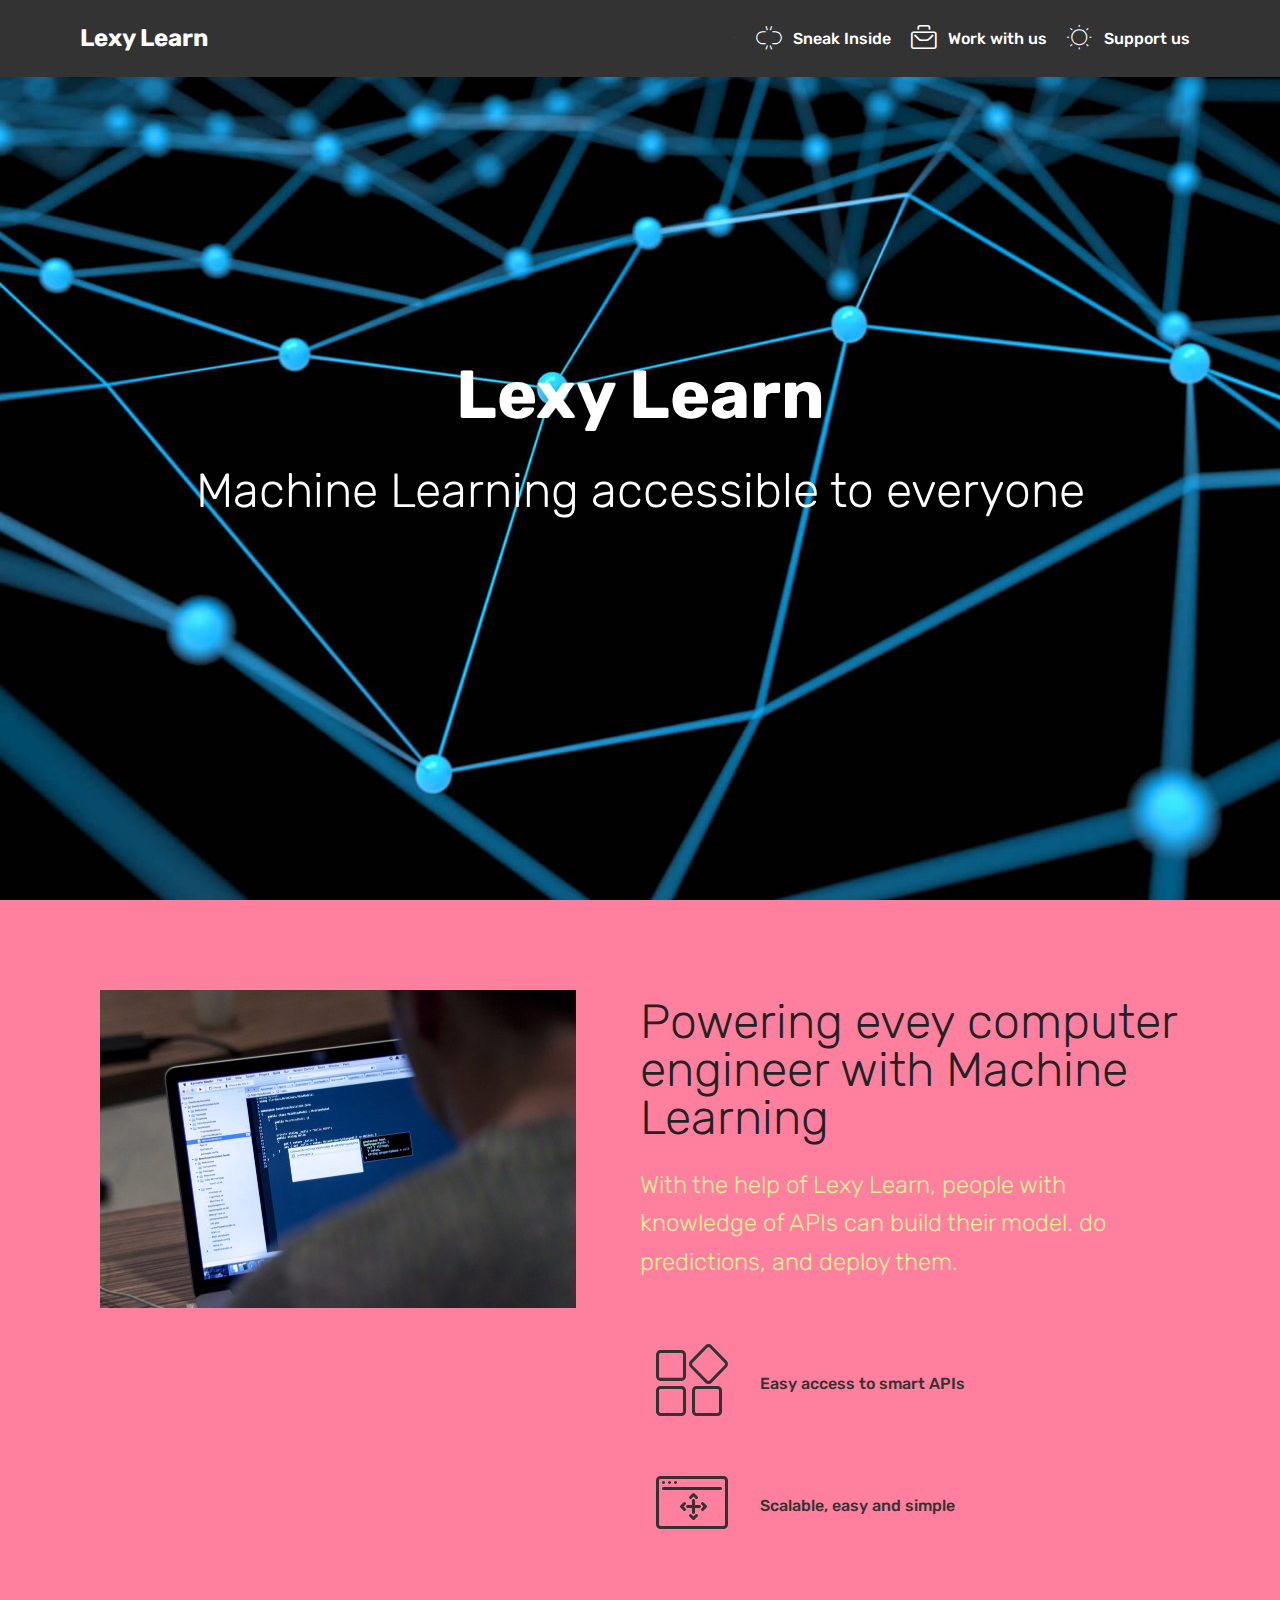
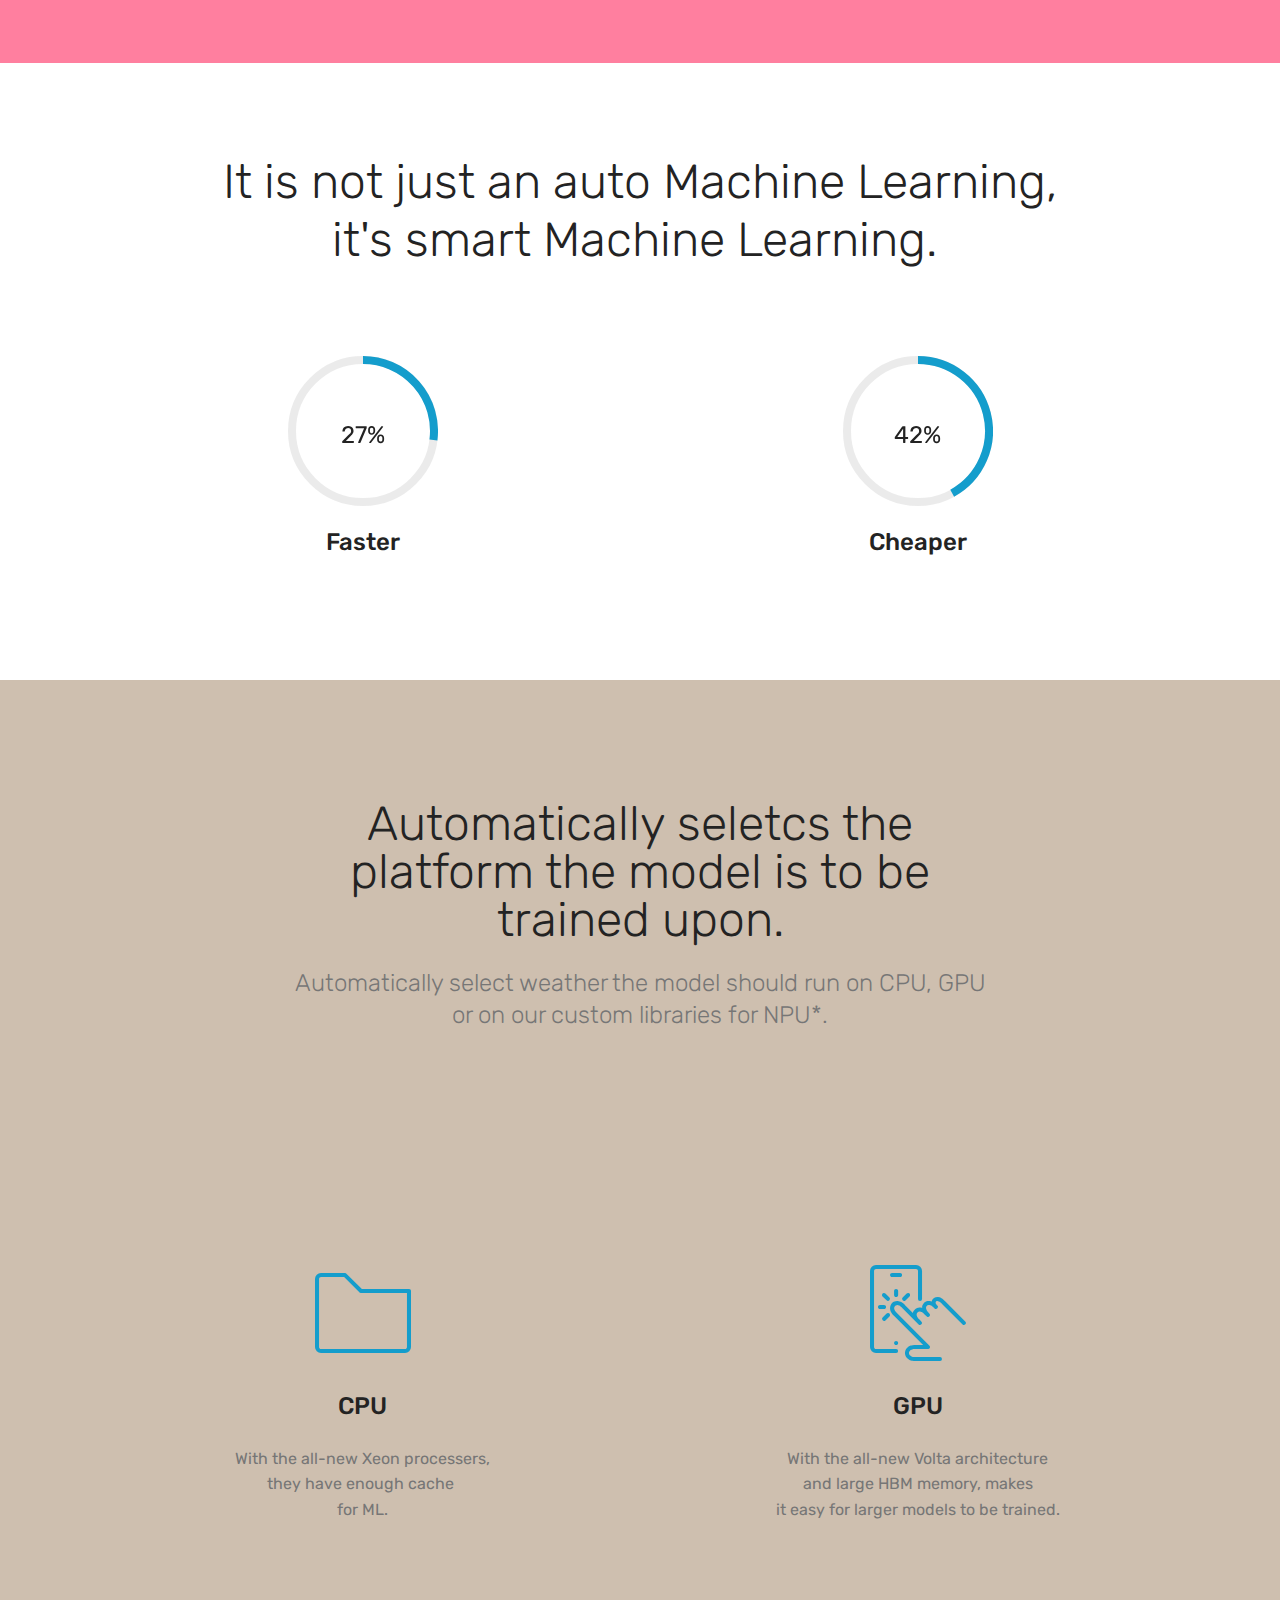
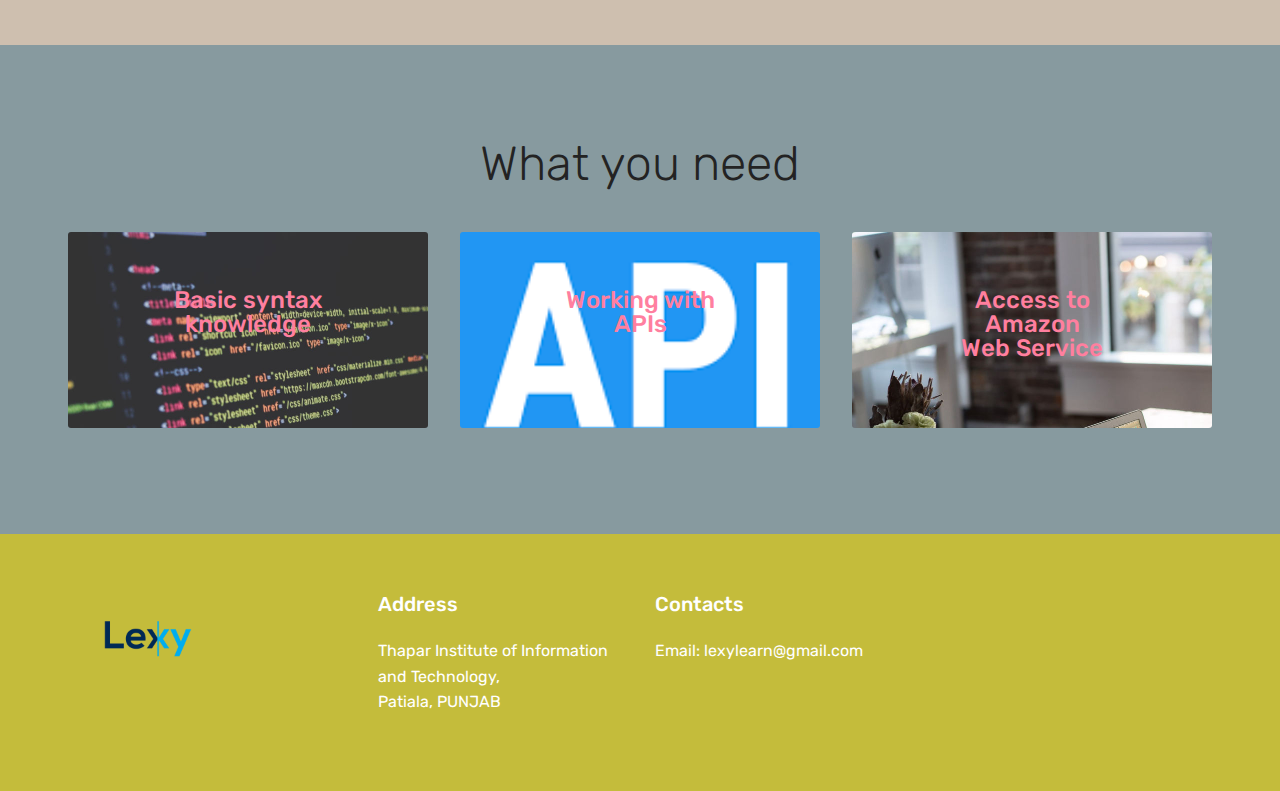
<file: index.html>
<!DOCTYPE html>
<html >
<head>
  <!-- Site made with Mobirise Website Builder v4.6.6, https://mobirise.com -->
  <meta charset="UTF-8">
  <meta http-equiv="X-UA-Compatible" content="IE=edge">
  <meta name="generator" content="Mobirise v4.6.6, mobirise.com">
  <meta name="viewport" content="width=device-width, initial-scale=1, minimum-scale=1">
  <link rel="shortcut icon" href="assets/images/mbr-180x270.jpg" type="image/x-icon">
  <meta name="description" content="">
  <title>Home</title>
  <link rel="stylesheet" href="assets/web/assets/mobirise-icons-bold/mobirise-icons-bold.css">
  <link rel="stylesheet" href="assets/web/assets/mobirise-icons/mobirise-icons.css">
  <link rel="stylesheet" href="assets/tether/tether.min.css">
  <link rel="stylesheet" href="assets/bootstrap/css/bootstrap.min.css">
  <link rel="stylesheet" href="assets/bootstrap/css/bootstrap-grid.min.css">
  <link rel="stylesheet" href="assets/bootstrap/css/bootstrap-reboot.min.css">
  <link rel="stylesheet" href="assets/socicon/css/styles.css">
  <link rel="stylesheet" href="assets/as-pie-progress/css/progress.min.css">
  <link rel="stylesheet" href="assets/dropdown/css/style.css">
  <link rel="stylesheet" href="assets/theme/css/style.css">
  <link rel="stylesheet" href="assets/mobirise/css/mbr-additional.css" type="text/css">
  
  
  
</head>
<body>
  <section class="menu cid-qMfkf8wo0j" once="menu" id="menu1-e">

    

    <nav class="navbar navbar-expand beta-menu navbar-dropdown align-items-center navbar-fixed-top navbar-toggleable-sm">
        <button class="navbar-toggler navbar-toggler-right" type="button" data-toggle="collapse" data-target="#navbarSupportedContent" aria-controls="navbarSupportedContent" aria-expanded="false" aria-label="Toggle navigation">
            <div class="hamburger">
                <span></span>
                <span></span>
                <span></span>
                <span></span>
            </div>
        </button>
        <div class="menu-logo">
            <div class="navbar-brand">
                
                <span class="navbar-caption-wrap"><a class="navbar-caption text-white display-5" href="index.html">Lexy Learn</a></span>
            </div>
        </div>
        <div class="collapse navbar-collapse" id="navbarSupportedContent">
            <ul class="navbar-nav nav-dropdown nav-right" data-app-modern-menu="true"><li class="nav-item">
                    <a class="nav-link link text-white display-4" href="work.html"><span class="mbri-unlink mbr-iconfont mbr-iconfont-btn" style="font-size: 1px;"></span></a>
                </li><li class="nav-item"><a class="nav-link link text-white display-4" href="page5.html"><span class="mbri-unlink mbr-iconfont mbr-iconfont-btn"></span>
                        
                        Sneak Inside<br></a></li><li class="nav-item"><a class="nav-link link text-white display-4" href="work.html"><span class="mbrib-briefcase mbr-iconfont mbr-iconfont-btn"></span>
                        
                        Work with us</a></li><li class="nav-item"><a class="nav-link link text-white display-4" href="page4.html"><span class="mbri-sun mbr-iconfont mbr-iconfont-btn"></span>
                        
                        Support us</a></li></ul>
            
        </div>
    </nav>
</section>

<section class="engine"><a href="https://mobirise.ws/p">open source website maker</a></section><section class="cid-qMfkf9aBv4 mbr-fullscreen mbr-parallax-background" id="header2-f">

    

    

    <div class="container align-center">
        <div class="row justify-content-md-center">
            <div class="mbr-white col-md-10">
                <h1 class="mbr-section-title mbr-bold pb-3 mbr-fonts-style display-1">
                    Lexy Learn</h1>
                <h3 class="mbr-section-subtitle align-center mbr-light pb-3 mbr-fonts-style display-2">Machine Learning accessible to everyone</h3>
                
                
            </div>
        </div>
    </div>
    
</section>

<section class="features11 cid-qMfrfhuGMN" id="features11-k">

    

    

    <div class="container">   
        <div class="col-md-12">
            <div class="media-container-row">
                <div class="mbr-figure" style="width: 50%;">
                    <img src="assets/images/mbr-1-952x635.jpg" alt="Mobirise" title="">
                </div>
                <div class=" align-left aside-content">
                    <h2 class="mbr-title pt-2 mbr-fonts-style display-2">
                        Powering evey computer engineer with Machine Learning</h2>
                    <div class="mbr-section-text">
                        <p class="mbr-text mb-5 pt-3 mbr-light mbr-fonts-style display-5">
                        With the help of Lexy Learn, people with knowledge of APIs can build their model. do predictions, and deploy them.</p>
                    </div>

                    <div class="block-content">
                        <div class="card p-3 pr-3">
                            <div class="media">
                                <div class=" align-self-center card-img pb-3">
                                    <span class="mbr-iconfont mbri-extension" style="color: rgb(51, 51, 51);"></span>
                                </div>     
                                <div class="media-body">
                                    <h4 class="card-title mbr-fonts-style display-7">
                                        Easy access to smart APIs</h4>
                                </div>
                            </div>                

                            <div class="card-box">
                                
                            </div>
                        </div>

                        <div class="card p-3 pr-3">
                            <div class="media">
                                <div class="align-self-center card-img pb-3">
                                    <span class="mbr-iconfont mbri-drag-n-drop2" style="color: rgb(51, 51, 51);"></span>
                                </div>     
                                <div class="media-body">
                                    <h4 class="card-title mbr-fonts-style display-7">
                                        Scalable, easy and simple&nbsp;<br>
                                    </h4>
                                </div>
                            </div>                

                            <div class="card-box">
                                
                            </div>
                        </div>
                    </div>
                </div>
            </div>
        </div> 
    </div>          
</section>

<section class="progress-bars3 cid-qMfpMwyj1B" id="progress-bars3-j">
 
     

    
    
    <div class="container">
        <h2 class="mbr-section-title pb-3 align-center mbr-fonts-style display-2">
            It is not just an auto Machine Learning,<br>it's smart Machine Learning.&nbsp;</h2>

        
    
        <div class="media-container-row pt-5 mt-2">
            <div class="card p-3 align-center">
                <div class="wrap">
                    <div class="pie_progress progress1" role="progressbar" data-goal="27">
                        <p class="pie_progress__number mbr-fonts-style display-5">20%</p>
                    </div>
                </div> 
                <div class="mbr-crt-title pt-3">
                    <h4 class="card-title py-2 mbr-fonts-style display-5">Faster</h4>
                </div>                 
            </div>

            <div class="card p-3 align-center">
                <div class="wrap">
                    <div class="pie_progress progress2" role="progressbar" data-goal="42">
                        <p class="pie_progress__number mbr-fonts-style display-5">40%</p>
                    </div>
                </div> 
                <div class="mbr-crt-title pt-3">
                    <h4 class="card-title py-2 mbr-fonts-style display-5">
                        Cheaper</h4>
                </div>                 
            </div>

            

            

            

            
        </div>
</div></section>

<section class="mbr-section content4 cid-qMnk1KZH8g" id="content4-n">

    

    <div class="container">
        <div class="media-container-row">
            <div class="title col-12 col-md-8">
                <h2 class="align-center pb-3 mbr-fonts-style display-2">
                    Automatically seletcs the platform the model is to be trained upon.</h2>
                <h3 class="mbr-section-subtitle align-center mbr-light mbr-fonts-style display-5">
                    Automatically select weather the model should run on CPU, GPU or on our custom libraries for NPU*.</h3>
                
            </div>
        </div>
    </div>
</section>

<section class="features1 cid-qMnjYfMdHs" id="features1-m">
    
    

    
    <div class="container">
        <div class="media-container-row">

            <div class="card p-3 col-12 col-md-6">
                <div class="card-img pb-3">
                    <span class="mbr-iconfont mbri-folder"></span>
                </div>
                <div class="card-box">
                    <h4 class="card-title py-3 mbr-fonts-style display-5">
                        CPU</h4>
                    <p class="mbr-text mbr-fonts-style display-7">
                        With the all-new Xeon processers,<br>they have enough cache&nbsp;<br>for ML.</p>
                </div>
            </div>

            <div class="card p-3 col-12 col-md-6">
                <div class="card-img pb-3">
                    <span class="mbri-touch mbr-iconfont"></span>
                </div>
                <div class="card-box">
                    <h4 class="card-title py-3 mbr-fonts-style display-5">
                        GPU</h4>
                    <p class="mbr-text mbr-fonts-style display-7">With the all-new Volta architecture<br>and large HBM memory, makes<br>it easy for larger models to be trained.</p>
                </div>
            </div>

            

            

        </div>

    </div>

</section>

<section class="features13 cid-qMnlsZ6mEP" id="features13-o">

    

    
    <div class="container">
        <h2 class="mbr-section-title pb-3 mbr-fonts-style display-2">
            What you need</h2>

        <div class="media-container-row container">
            <div class="card col-12 col-md-6 p-5 m-3 align-center col-lg-4">
                <div class="card-img">
                    <img src="assets/images/mbr-1200x800.jpg" alt="Mobirise" title="">
                </div>
                <h4 class="card-title py-2 mbr-fonts-style display-5">
                    Basic syntax<br>knowledge</h4>
                
            </div>
            <div class="card col-12 col-md-6 p-5 m-3 align-center col-lg-4">
                <div class="card-img">
                    <img src="assets/images/download-2-225x225.png" alt="Mobirise" title="">
                </div>
                <h4 class="card-title py-2 mbr-fonts-style display-5">Working with<br>APIs</h4>
                
            </div>
            <div class="card col-12 col-md-6 p-5 m-3 align-center col-lg-4">
                <div class="card-img">
                    <img src="assets/images/mbr-1200x801.jpg" alt="Mobirise" title="">
                </div>
                <h4 class="card-title py-2 mbr-fonts-style display-5">
                    Access to <br>Amazon<br>Web Service</h4>
                
            </div>    
        </div>
</div></section>

<section class="cid-qMfkf9F0gO" id="footer1-g">

    

    

    <div class="container">
        <div class="media-container-row content text-white">
            <div class="col-12 col-md-3">
                <div class="media-wrap">
                    <a href="https://mobirise.com/">
                        <img src="assets/images/lexy-final-file-logo-288x288.png" alt="Mobirise" title="">
                    </a>
                </div>
            </div>
            <div class="col-12 col-md-3 mbr-fonts-style display-7">
                <h5 class="pb-3">
                    Address
                </h5>
                <p class="mbr-text">Thapar Institute of Information and Technology,<br>Patiala, PUNJAB&nbsp;</p>
            </div>
            <div class="col-12 col-md-3 mbr-fonts-style display-7">
                <h5 class="pb-3">
                    Contacts
                </h5>
                <p class="mbr-text">
                    Email: lexylearn@gmail.com<br><br></p>
            </div>
            <div class="col-12 col-md-3 mbr-fonts-style display-7">
                <h5 class="pb-3"></h5>
                <p class="mbr-text"></p>
            </div>
        </div>
        
    </div>
</section>


  <script src="assets/web/assets/jquery/jquery.min.js"></script>
  <script src="assets/popper/popper.min.js"></script>
  <script src="assets/tether/tether.min.js"></script>
  <script src="assets/bootstrap/js/bootstrap.min.js"></script>
  <script src="assets/touchswipe/jquery.touch-swipe.min.js"></script>
  <script src="assets/parallax/jarallax.min.js"></script>
  <script src="assets/as-pie-progress/jquery-as-pie-progress.min.js"></script>
  <script src="assets/smoothscroll/smooth-scroll.js"></script>
  <script src="assets/dropdown/js/script.min.js"></script>
  <script src="assets/theme/js/script.js"></script>
  
  
</body>
</html>
</file>
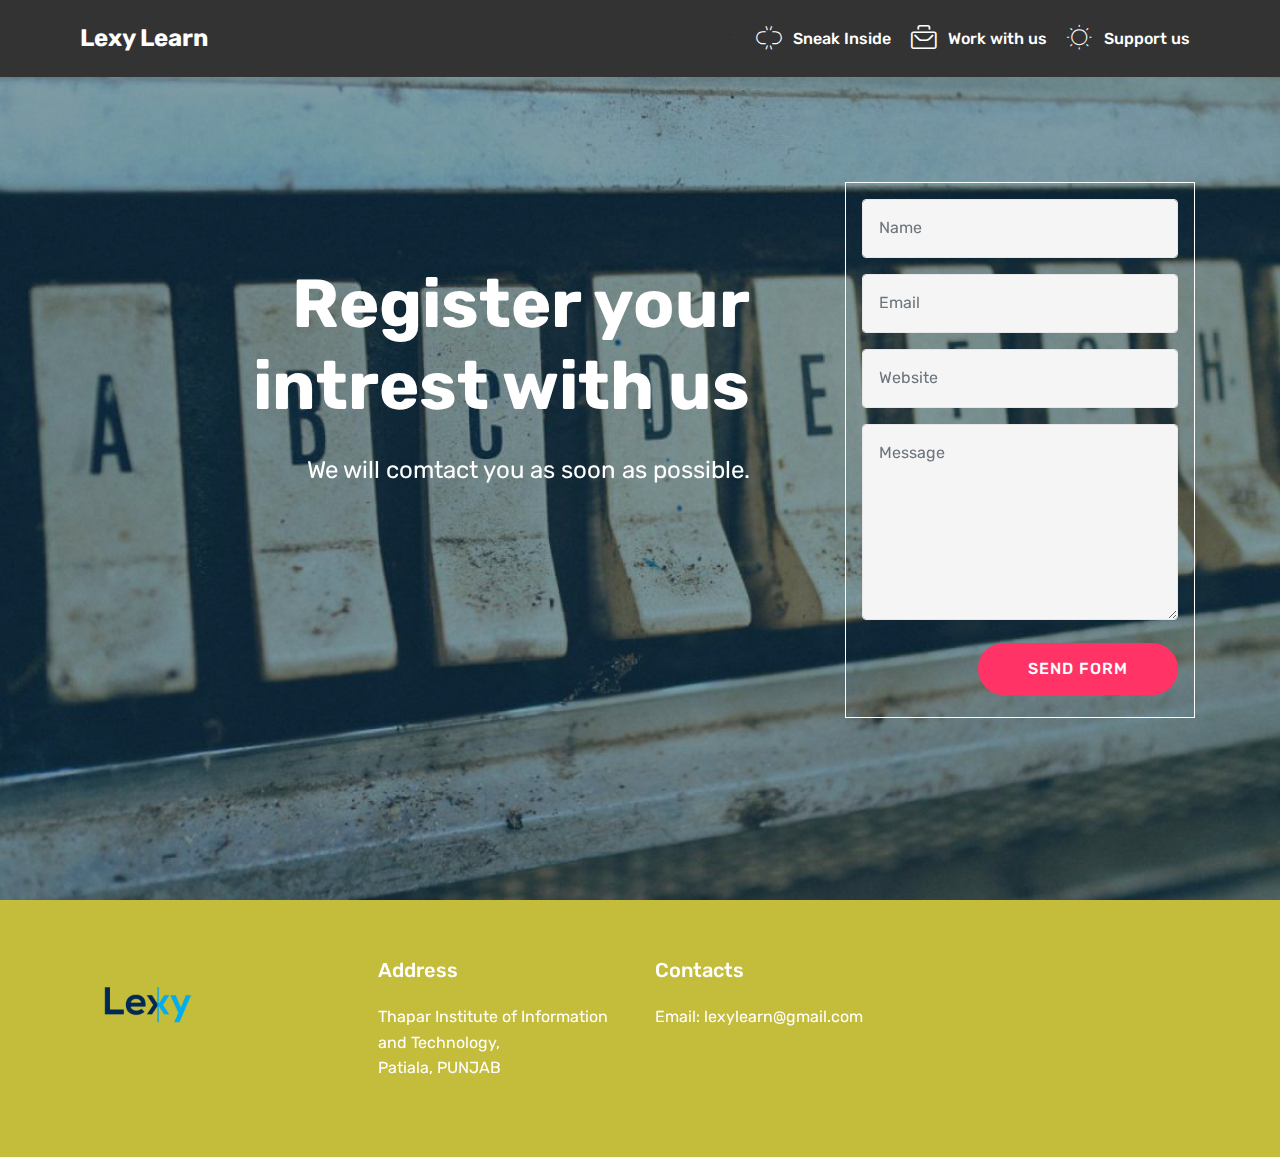
<file: intreastfill.html>
<!DOCTYPE html>
<html >
<head>
  <!-- Site made with Mobirise Website Builder v4.6.6, https://mobirise.com -->
  <meta charset="UTF-8">
  <meta http-equiv="X-UA-Compatible" content="IE=edge">
  <meta name="generator" content="Mobirise v4.6.6, mobirise.com">
  <meta name="viewport" content="width=device-width, initial-scale=1, minimum-scale=1">
  <link rel="shortcut icon" href="assets/images/mbr-180x270.jpg" type="image/x-icon">
  <meta name="description" content="Web Page Maker Description">
  <title>Support Form</title>
  <link rel="stylesheet" href="assets/web/assets/mobirise-icons-bold/mobirise-icons-bold.css">
  <link rel="stylesheet" href="assets/web/assets/mobirise-icons/mobirise-icons.css">
  <link rel="stylesheet" href="assets/tether/tether.min.css">
  <link rel="stylesheet" href="assets/bootstrap/css/bootstrap.min.css">
  <link rel="stylesheet" href="assets/bootstrap/css/bootstrap-grid.min.css">
  <link rel="stylesheet" href="assets/bootstrap/css/bootstrap-reboot.min.css">
  <link rel="stylesheet" href="assets/socicon/css/styles.css">
  <link rel="stylesheet" href="assets/dropdown/css/style.css">
  <link rel="stylesheet" href="assets/theme/css/style.css">
  <link rel="stylesheet" href="assets/mobirise/css/mbr-additional.css" type="text/css">
  
  
  
</head>
<body>
  <section class="menu cid-qMnGBJj3Me" once="menu" id="menu1-y">

    

    <nav class="navbar navbar-expand beta-menu navbar-dropdown align-items-center navbar-fixed-top navbar-toggleable-sm">
        <button class="navbar-toggler navbar-toggler-right" type="button" data-toggle="collapse" data-target="#navbarSupportedContent" aria-controls="navbarSupportedContent" aria-expanded="false" aria-label="Toggle navigation">
            <div class="hamburger">
                <span></span>
                <span></span>
                <span></span>
                <span></span>
            </div>
        </button>
        <div class="menu-logo">
            <div class="navbar-brand">
                
                <span class="navbar-caption-wrap"><a class="navbar-caption text-white display-5" href="index.html">Lexy Learn</a></span>
            </div>
        </div>
        <div class="collapse navbar-collapse" id="navbarSupportedContent">
            <ul class="navbar-nav nav-dropdown nav-right" data-app-modern-menu="true"><li class="nav-item">
                    <a class="nav-link link text-white display-4" href="work.html"><span class="mbri-unlink mbr-iconfont mbr-iconfont-btn" style="font-size: 1px;"></span></a>
                </li><li class="nav-item"><a class="nav-link link text-white display-4" href="page5.html"><span class="mbri-unlink mbr-iconfont mbr-iconfont-btn"></span>
                        
                        Sneak Inside<br></a></li><li class="nav-item"><a class="nav-link link text-white display-4" href="work.html"><span class="mbrib-briefcase mbr-iconfont mbr-iconfont-btn"></span>
                        
                        Work with us</a></li><li class="nav-item"><a class="nav-link link text-white display-4" href="page4.html"><span class="mbri-sun mbr-iconfont mbr-iconfont-btn"></span>
                        
                        Support us</a></li></ul>
            
        </div>
    </nav>
</section>

<section class="engine"><a href="https://mobirise.ws/e">best website maker software</a></section><section class="cid-qMnGBJRw70 mbr-fullscreen mbr-parallax-background" id="header15-z">

    

    <div class="mbr-overlay" style="opacity: 0.5; background-color: rgb(7, 59, 76);"></div>

    <div class="container align-right">
<div class="row">
    <div class="mbr-white col-lg-8 col-md-7 content-container">
        <h1 class="mbr-section-title mbr-bold pb-3 mbr-fonts-style display-1">
            <br>Register your intrest with us</h1>
        <p class="mbr-text pb-3 mbr-fonts-style display-5">
            We will comtact you as soon as possible.</p>
    </div>
    <div class="col-lg-4 col-md-5">
    <div class="form-container">
        <div class="media-container-column" data-form-type="formoid">
            <div data-form-alert="" hidden="" class="align-center">Thanks for filling out the form!</div>
            <form class="mbr-form" action="https://mobirise.com/" method="post" data-form-title="Mobirise Form"><input type="hidden" name="email" data-form-email="true" value="YKHnNfOBtYDeZOS/BYnEbwNGXbk1IX6RkgPHHKJpYdboj/VHQg4BiRGAZ/YuvkhIY+KgLVoFclJaW4KwO9jewajsp+H/5S5n7JHnqVS7RCovrqW3LbK4yki9Ws7c0lS/" data-form-field="Email">
                <div data-for="name">
                    <div class="form-group">
                        <input type="text" class="form-control px-3" name="name" data-form-field="Name" placeholder="Name" required="" id="name-header15-z">
                    </div>
                </div>
                <div data-for="email">
                    <div class="form-group">
                        <input type="email" class="form-control px-3" name="email" data-form-field="Email" placeholder="Email" required="" id="email-header15-z">
                    </div>
                </div>
                <div data-for="phone">
                    <div class="form-group">
                        <input type="tel" class="form-control px-3" name="phone" data-form-field="Phone" placeholder="Website" id="phone-header15-z">
                    </div>
                </div>
                <div class="form-group" data-for="message">
                    <textarea type="text" class="form-control px-3" name="message" rows="7" placeholder="Message" data-form-field="Message" id="message-header15-z"></textarea>
                </div>
                <span class="input-group-btn">
                    <button href="" type="submit" class="btn btn-secondary btn-form display-4">SEND FORM</button>
                </span>
            </form>
        </div>
    </div>
    </div>
</div>
    </div>
    
</section>

<section class="cid-qMzDZ1ZLkv" id="footer1-1k">

    

    

    <div class="container">
        <div class="media-container-row content text-white">
            <div class="col-12 col-md-3">
                <div class="media-wrap">
                    <a href="https://mobirise.com/">
                        <img src="assets/images/lexy-final-file-logo-288x288.png" alt="Mobirise" title="">
                    </a>
                </div>
            </div>
            <div class="col-12 col-md-3 mbr-fonts-style display-7">
                <h5 class="pb-3">
                    Address
                </h5>
                <p class="mbr-text">Thapar Institute of Information and Technology,<br>Patiala, PUNJAB&nbsp;</p>
            </div>
            <div class="col-12 col-md-3 mbr-fonts-style display-7">
                <h5 class="pb-3">
                    Contacts
                </h5>
                <p class="mbr-text">
                    Email: lexylearn@gmail.com<br><br></p>
            </div>
            <div class="col-12 col-md-3 mbr-fonts-style display-7">
                <h5 class="pb-3"></h5>
                <p class="mbr-text"></p>
            </div>
        </div>
        
    </div>
</section>


  <script src="assets/web/assets/jquery/jquery.min.js"></script>
  <script src="assets/popper/popper.min.js"></script>
  <script src="assets/tether/tether.min.js"></script>
  <script src="assets/bootstrap/js/bootstrap.min.js"></script>
  <script src="assets/touchswipe/jquery.touch-swipe.min.js"></script>
  <script src="assets/parallax/jarallax.min.js"></script>
  <script src="assets/smoothscroll/smooth-scroll.js"></script>
  <script src="assets/dropdown/js/script.min.js"></script>
  <script src="assets/theme/js/script.js"></script>
  <script src="assets/formoid/formoid.min.js"></script>
  
  
</body>
</html>
</file>
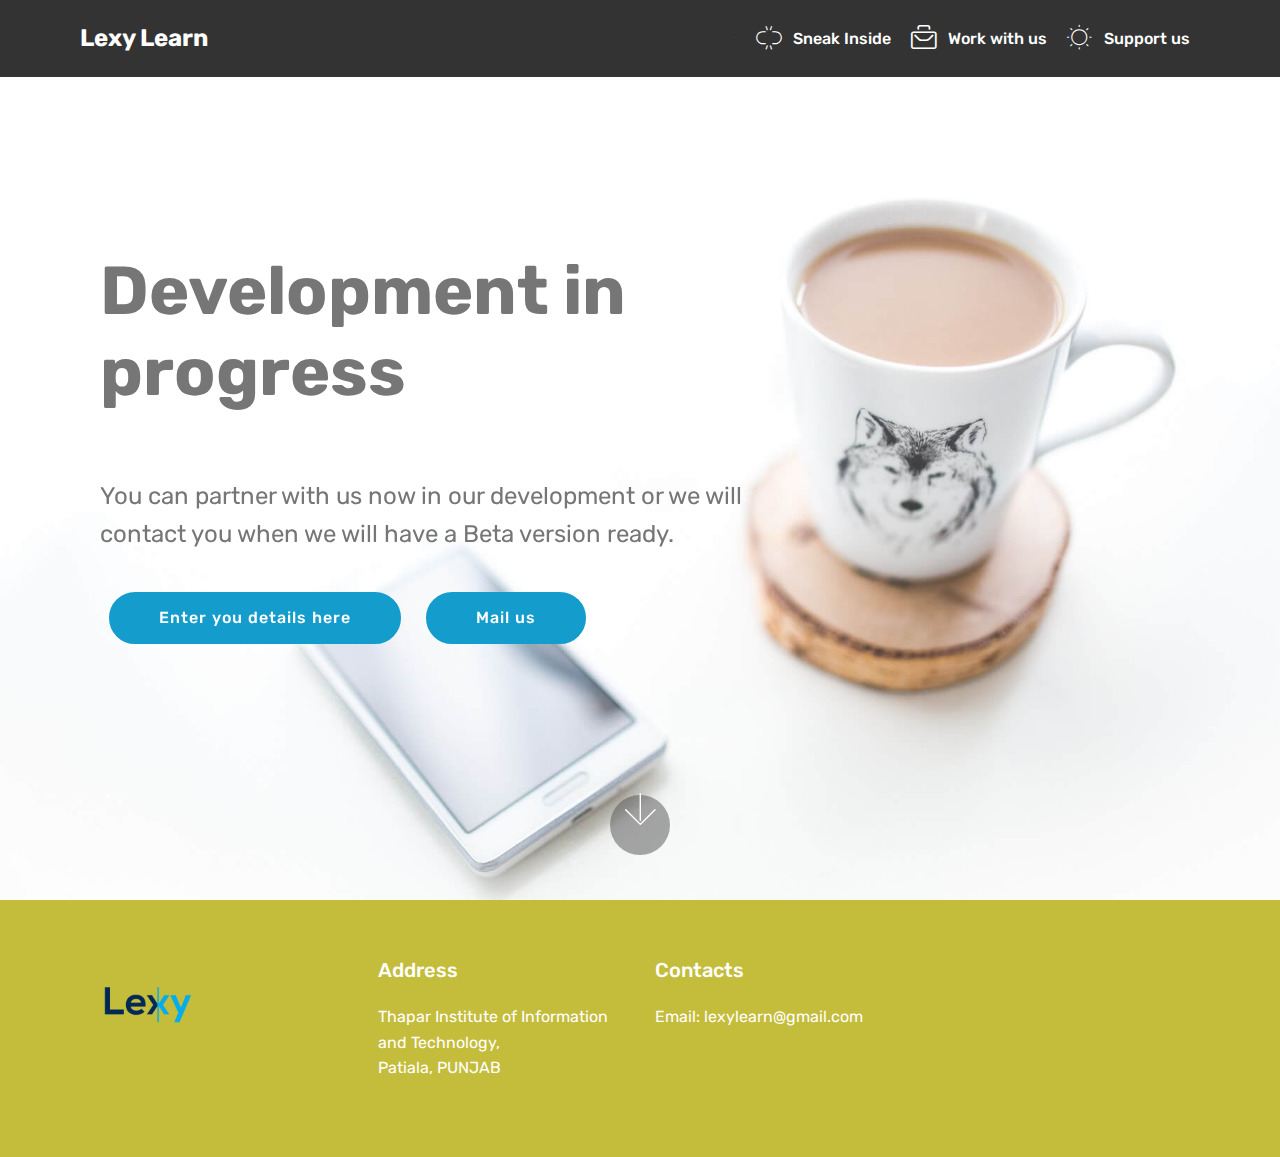
<file: page4.html>
<!DOCTYPE html>
<html >
<head>
  <!-- Site made with Mobirise Website Builder v4.6.6, https://mobirise.com -->
  <meta charset="UTF-8">
  <meta http-equiv="X-UA-Compatible" content="IE=edge">
  <meta name="generator" content="Mobirise v4.6.6, mobirise.com">
  <meta name="viewport" content="width=device-width, initial-scale=1, minimum-scale=1">
  <link rel="shortcut icon" href="assets/images/mbr-180x270.jpg" type="image/x-icon">
  <meta name="description" content="Website Generator Description">
  <title>Support Us</title>
  <link rel="stylesheet" href="assets/web/assets/mobirise-icons-bold/mobirise-icons-bold.css">
  <link rel="stylesheet" href="assets/web/assets/mobirise-icons/mobirise-icons.css">
  <link rel="stylesheet" href="assets/tether/tether.min.css">
  <link rel="stylesheet" href="assets/bootstrap/css/bootstrap.min.css">
  <link rel="stylesheet" href="assets/bootstrap/css/bootstrap-grid.min.css">
  <link rel="stylesheet" href="assets/bootstrap/css/bootstrap-reboot.min.css">
  <link rel="stylesheet" href="assets/socicon/css/styles.css">
  <link rel="stylesheet" href="assets/dropdown/css/style.css">
  <link rel="stylesheet" href="assets/theme/css/style.css">
  <link rel="stylesheet" href="assets/mobirise/css/mbr-additional.css" type="text/css">
  
  
  
</head>
<body>
  <section class="menu cid-qMnGBJj3Me" once="menu" id="menu1-10">

    

    <nav class="navbar navbar-expand beta-menu navbar-dropdown align-items-center navbar-fixed-top navbar-toggleable-sm">
        <button class="navbar-toggler navbar-toggler-right" type="button" data-toggle="collapse" data-target="#navbarSupportedContent" aria-controls="navbarSupportedContent" aria-expanded="false" aria-label="Toggle navigation">
            <div class="hamburger">
                <span></span>
                <span></span>
                <span></span>
                <span></span>
            </div>
        </button>
        <div class="menu-logo">
            <div class="navbar-brand">
                
                <span class="navbar-caption-wrap"><a class="navbar-caption text-white display-5" href="index.html">Lexy Learn</a></span>
            </div>
        </div>
        <div class="collapse navbar-collapse" id="navbarSupportedContent">
            <ul class="navbar-nav nav-dropdown nav-right" data-app-modern-menu="true"><li class="nav-item">
                    <a class="nav-link link text-white display-4" href="work.html"><span class="mbri-unlink mbr-iconfont mbr-iconfont-btn" style="font-size: 1px;"></span></a>
                </li><li class="nav-item"><a class="nav-link link text-white display-4" href="page5.html"><span class="mbri-unlink mbr-iconfont mbr-iconfont-btn"></span>
                        
                        Sneak Inside<br></a></li><li class="nav-item"><a class="nav-link link text-white display-4" href="work.html"><span class="mbrib-briefcase mbr-iconfont mbr-iconfont-btn"></span>
                        
                        Work with us</a></li><li class="nav-item"><a class="nav-link link text-white display-4" href="page4.html"><span class="mbri-sun mbr-iconfont mbr-iconfont-btn"></span>
                        
                        Support us</a></li></ul>
            
        </div>
    </nav>
</section>

<section class="engine"><a href="https://mobirise.ws/g">create own website</a></section><section class="header9 cid-qMzuo2lmyC mbr-fullscreen mbr-parallax-background" id="header9-12">

    

    

    <div class="container">
        <div class="media-container-column mbr-white col-md-8">
            <h1 class="mbr-section-title align-left mbr-bold pb-3 mbr-fonts-style display-1"><p>Development in<br>progress</p></h1>
            <h3 class="mbr-section-subtitle align-left mbr-light pb-3 mbr-fonts-style display-2"></h3>
            <p class="mbr-text align-left pb-3 mbr-fonts-style display-5">
                You can partner with us now in our development or we will contact you when we will have a Beta version ready.</p>
            <div class="mbr-section-btn align-left"><a class="btn btn-md btn-primary display-4" href="intreastfill.html">Enter you details here</a> <a class="btn btn-md btn-primary display-4" href="mailto:lexylearn@gmail.com">Mail us</a></div>
        </div>
    </div>

    <div class="mbr-arrow hidden-sm-down" aria-hidden="true">
        <a href="#next">
            <i class="mbri-down mbr-iconfont"></i>
        </a>
    </div>
</section>

<section class="cid-qMzx6eEpPj" id="footer1-13">

    

    

    <div class="container">
        <div class="media-container-row content text-white">
            <div class="col-12 col-md-3">
                <div class="media-wrap">
                    <a href="https://mobirise.com/">
                        <img src="assets/images/lexy-final-file-logo-288x288.png" alt="Mobirise" title="">
                    </a>
                </div>
            </div>
            <div class="col-12 col-md-3 mbr-fonts-style display-7">
                <h5 class="pb-3">
                    Address
                </h5>
                <p class="mbr-text">Thapar Institute of Information and Technology,<br>Patiala, PUNJAB&nbsp;</p>
            </div>
            <div class="col-12 col-md-3 mbr-fonts-style display-7">
                <h5 class="pb-3">
                    Contacts
                </h5>
                <p class="mbr-text">
                    Email: lexylearn@gmail.com<br><br></p>
            </div>
            <div class="col-12 col-md-3 mbr-fonts-style display-7">
                <h5 class="pb-3"></h5>
                <p class="mbr-text"></p>
            </div>
        </div>
        
    </div>
</section>


  <script src="assets/web/assets/jquery/jquery.min.js"></script>
  <script src="assets/popper/popper.min.js"></script>
  <script src="assets/tether/tether.min.js"></script>
  <script src="assets/bootstrap/js/bootstrap.min.js"></script>
  <script src="assets/touchswipe/jquery.touch-swipe.min.js"></script>
  <script src="assets/parallax/jarallax.min.js"></script>
  <script src="assets/smoothscroll/smooth-scroll.js"></script>
  <script src="assets/dropdown/js/script.min.js"></script>
  <script src="assets/theme/js/script.js"></script>
  
  
</body>
</html>
</file>
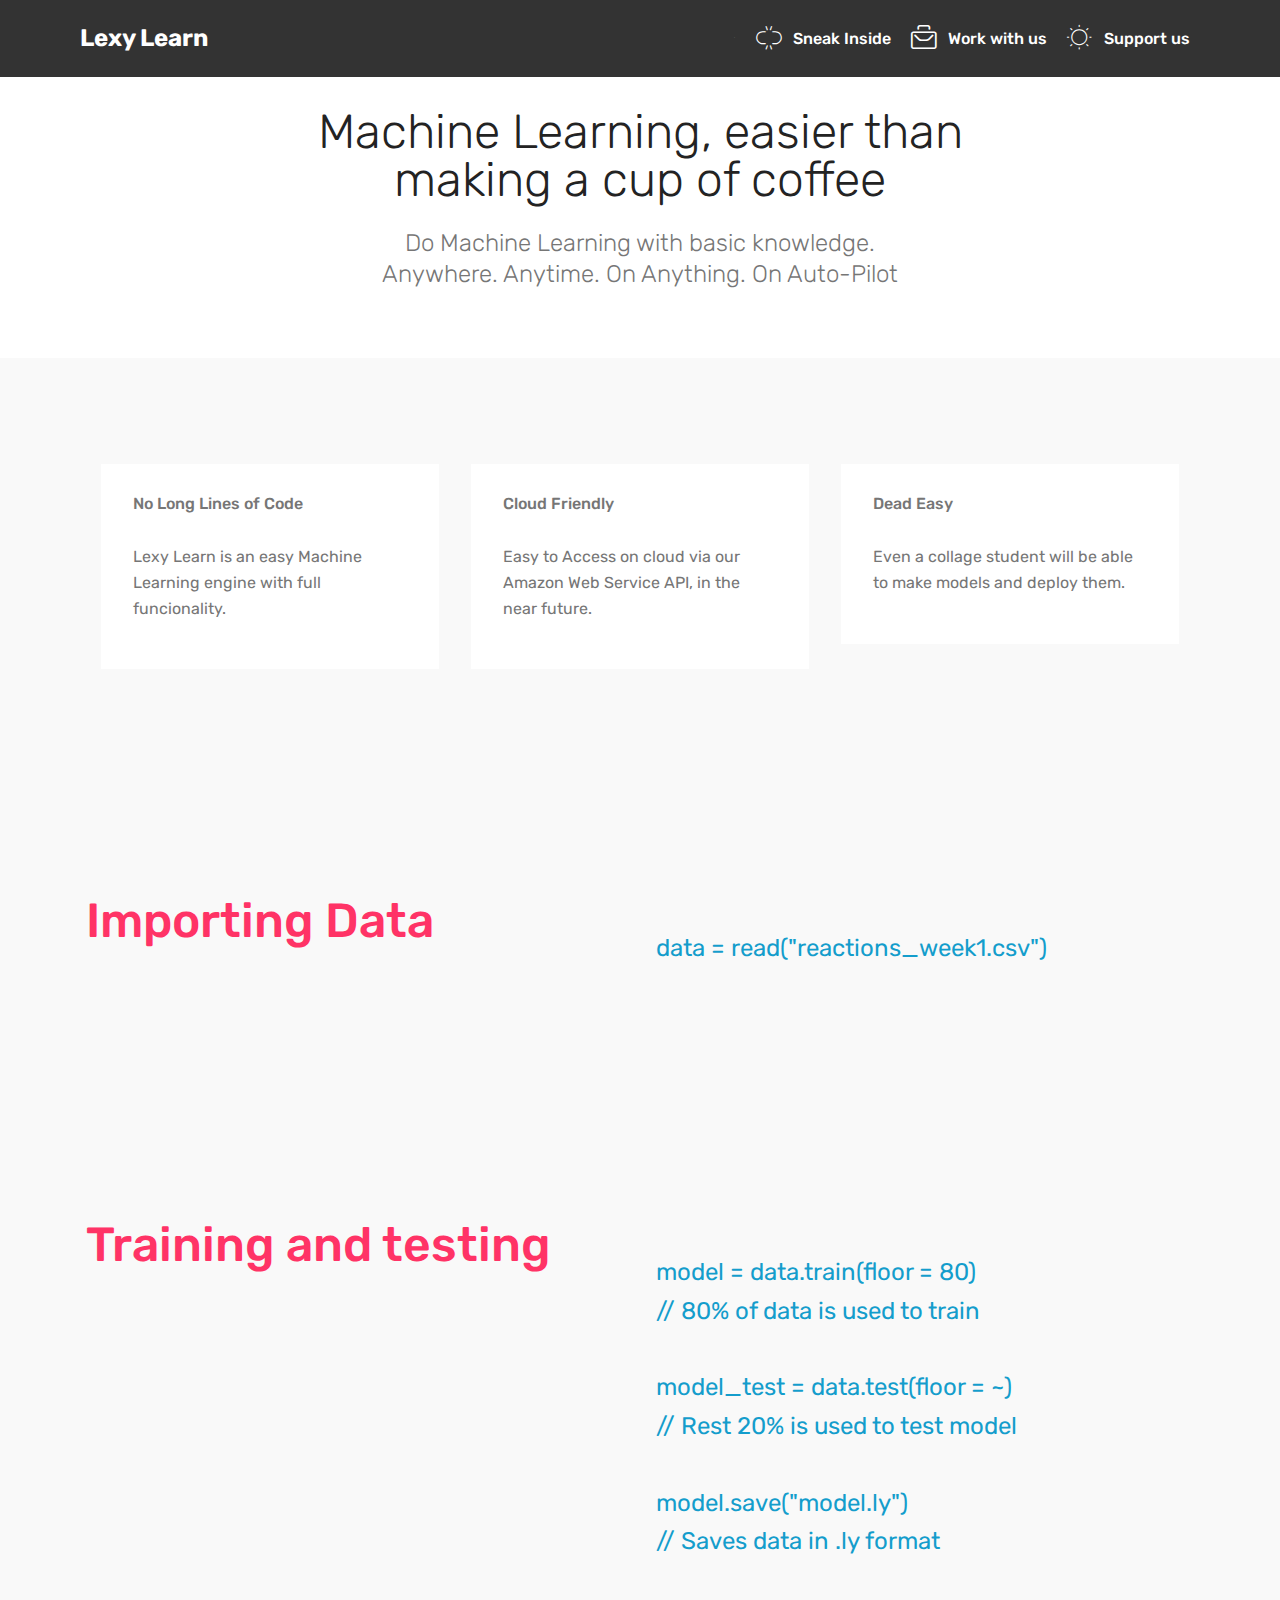
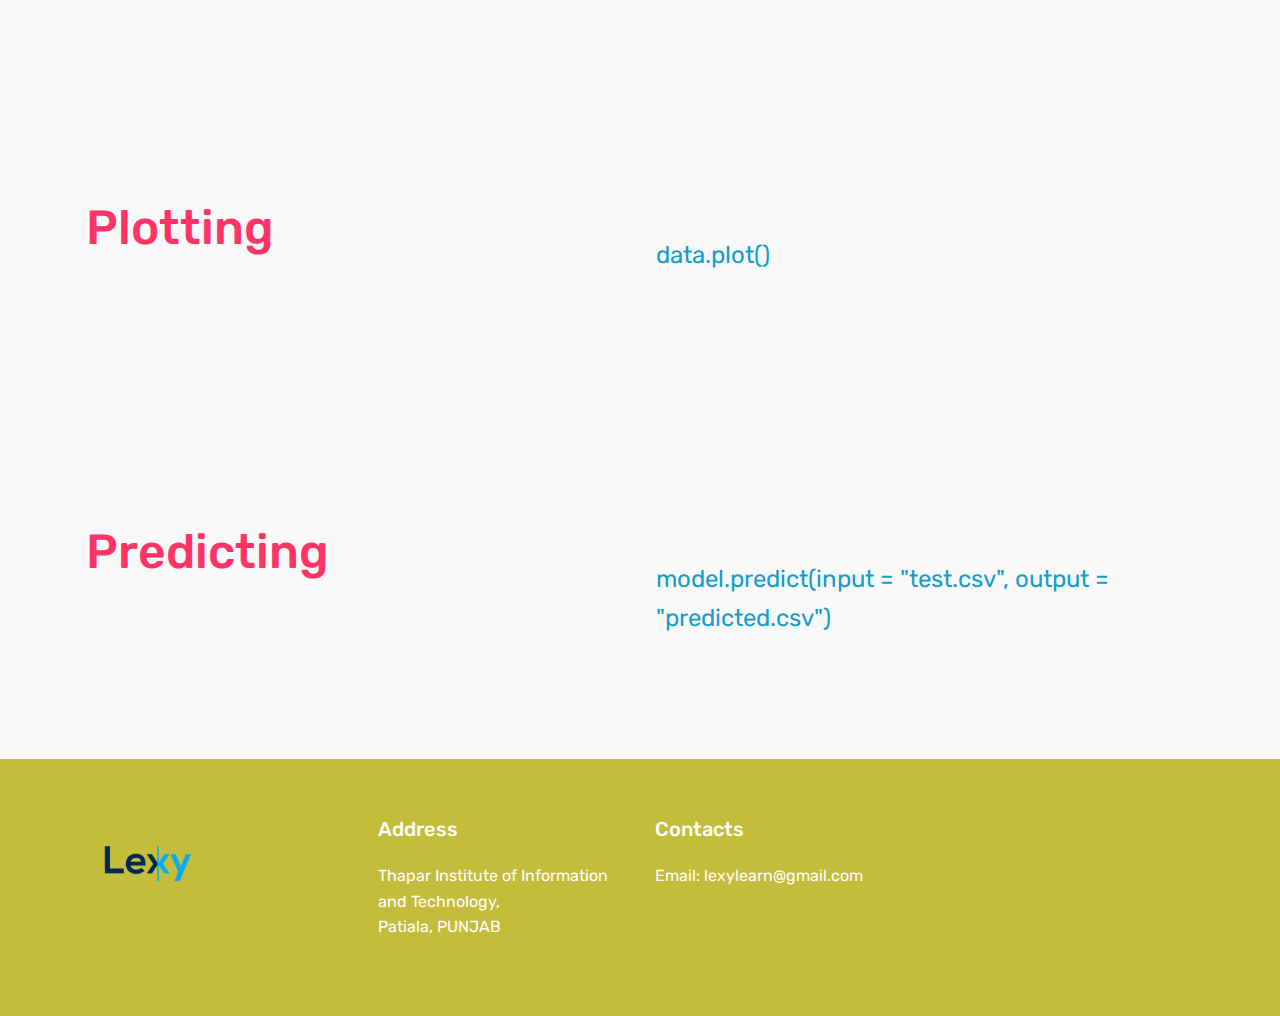
<file: page5.html>
<!DOCTYPE html>
<html >
<head>
  <!-- Site made with Mobirise Website Builder v4.6.6, https://mobirise.com -->
  <meta charset="UTF-8">
  <meta http-equiv="X-UA-Compatible" content="IE=edge">
  <meta name="generator" content="Mobirise v4.6.6, mobirise.com">
  <meta name="viewport" content="width=device-width, initial-scale=1, minimum-scale=1">
  <link rel="shortcut icon" href="assets/images/mbr-180x270.jpg" type="image/x-icon">
  <meta name="description" content="Website Builder Description">
  <title>Page 5</title>
  <link rel="stylesheet" href="assets/web/assets/mobirise-icons-bold/mobirise-icons-bold.css">
  <link rel="stylesheet" href="assets/web/assets/mobirise-icons/mobirise-icons.css">
  <link rel="stylesheet" href="assets/tether/tether.min.css">
  <link rel="stylesheet" href="assets/bootstrap/css/bootstrap.min.css">
  <link rel="stylesheet" href="assets/bootstrap/css/bootstrap-grid.min.css">
  <link rel="stylesheet" href="assets/bootstrap/css/bootstrap-reboot.min.css">
  <link rel="stylesheet" href="assets/dropdown/css/style.css">
  <link rel="stylesheet" href="assets/socicon/css/styles.css">
  <link rel="stylesheet" href="assets/theme/css/style.css">
  <link rel="stylesheet" href="assets/mobirise/css/mbr-additional.css" type="text/css">
  
  
  
</head>
<body>
  <section class="menu cid-qMfkf8wo0j" once="menu" id="menu1-14">

    

    <nav class="navbar navbar-expand beta-menu navbar-dropdown align-items-center navbar-fixed-top navbar-toggleable-sm">
        <button class="navbar-toggler navbar-toggler-right" type="button" data-toggle="collapse" data-target="#navbarSupportedContent" aria-controls="navbarSupportedContent" aria-expanded="false" aria-label="Toggle navigation">
            <div class="hamburger">
                <span></span>
                <span></span>
                <span></span>
                <span></span>
            </div>
        </button>
        <div class="menu-logo">
            <div class="navbar-brand">
                
                <span class="navbar-caption-wrap"><a class="navbar-caption text-white display-5" href="index.html">Lexy Learn</a></span>
            </div>
        </div>
        <div class="collapse navbar-collapse" id="navbarSupportedContent">
            <ul class="navbar-nav nav-dropdown nav-right" data-app-modern-menu="true"><li class="nav-item">
                    <a class="nav-link link text-white display-4" href="work.html"><span class="mbri-unlink mbr-iconfont mbr-iconfont-btn" style="font-size: 1px;"></span></a>
                </li><li class="nav-item"><a class="nav-link link text-white display-4" href="page5.html"><span class="mbri-unlink mbr-iconfont mbr-iconfont-btn"></span>
                        
                        Sneak Inside<br></a></li><li class="nav-item"><a class="nav-link link text-white display-4" href="work.html"><span class="mbrib-briefcase mbr-iconfont mbr-iconfont-btn"></span>
                        
                        Work with us</a></li><li class="nav-item"><a class="nav-link link text-white display-4" href="page4.html"><span class="mbri-sun mbr-iconfont mbr-iconfont-btn"></span>
                        
                        Support us</a></li></ul>
            
        </div>
    </nav>
</section>

<section class="engine"><a href="https://mobirise.ws/d">best web software</a></section><section class="mbr-section content4 cid-qMzAIiP7f9" id="content4-1a">

    

    <div class="container">
        <div class="media-container-row">
            <div class="title col-12 col-md-8">
                <h2 class="align-center pb-3 mbr-fonts-style display-2"><br>Machine Learning, easier than making a cup of coffee</h2>
                <h3 class="mbr-section-subtitle align-center mbr-light mbr-fonts-style display-5">Do Machine Learning with basic knowledge.<br>Anywhere. Anytime. On Anything. On Auto-Pilot</h3>
                
            </div>
        </div>
    </div>
</section>

<section class="features4 cid-qMzAzAjOAR" id="features4-19">
    
         

    
    <div class="container">
        <div class="media-container-row">
            <div class="card p-3 col-12 col-md-6 col-lg-4">
                <div class="card-wrapper media-container-row media-container-row">
                    <div class="card-box">
                        <h4 class="card-title pb-3 mbr-fonts-style display-7"><p>
                            No Long Lines of Code</p></h4>
                        <p class="mbr-text mbr-fonts-style display-7">
                            Lexy Learn is an easy Machine Learning engine with full funcionality. &nbsp; &nbsp; &nbsp; &nbsp; &nbsp; &nbsp; &nbsp; &nbsp; &nbsp; &nbsp; &nbsp; &nbsp;&nbsp;</p>
                    </div>
                </div>
            </div>

            <div class="card p-3 col-12 col-md-6 col-12 col-md-6 col-lg-4">
                <div class="card-wrapper media-container-row">
                    <div class="card-box">
                        <h4 class="card-title pb-3 mbr-fonts-style display-7"><p>
                            Cloud Friendly&nbsp; &nbsp;&nbsp;</p></h4>
                        <p class="mbr-text mbr-fonts-style display-7">
                            Easy to Access on cloud via our Amazon Web Service API, in the near future.</p>
                    </div>
                </div>
            </div>

            <div class="card p-3 col-12 col-md-6 col-lg-4">
                <div class="card-wrapper media-container-row">
                    <div class="card-box">
                        <h4 class="card-title pb-3 mbr-fonts-style display-7"><p>
                            Dead Easy&nbsp;&nbsp;&nbsp;&nbsp;</p></h4>
                        <p class="mbr-text mbr-fonts-style display-7">
                            Even a collage student will be able to make models and deploy them.</p>
                    </div>
                </div>
            </div>

            
        </div>
    </div>
</section>

<section class="features10 cid-qMzCCQvtqL" id="features10-1d">

    

    
    <div class="container">
        <div class="row justify-content-center">
            <div class="card p-3 col-12 col-md-6">
                <div class="media mb-3">
                    
                    <h4 class="card-title media-body py-3 mbr-fonts-style display-2">
                        Importing Data</h4>
                </div>
                <div class="card-box">
                    <p class="mbr-text mbr-fonts-style display-7"></p>
                </div>
            </div>

            <div class="card p-3 col-12 col-md-6">
                <div class="media mb-3">
                    
                    <h4 class="card-title media-body py-3 mbr-fonts-style display-5"></h4>
                </div>
                <div class="card-box">
                    <p class="mbr-text mbr-fonts-style display-5">data = read("reactions_week1.csv")</p>
                </div>
            </div>

            

            
        </div>
    </div>
</section>

<section class="features10 cid-qMzD6kHlHv" id="features10-1e">

    

    
    <div class="container">
        <div class="row justify-content-center">
            <div class="card p-3 col-12 col-md-6">
                <div class="media mb-3">
                    
                    <h4 class="card-title media-body py-3 mbr-fonts-style display-2">Training and testing</h4>
                </div>
                <div class="card-box">
                    <p class="mbr-text mbr-fonts-style display-7"></p>
                </div>
            </div>

            <div class="card p-3 col-12 col-md-6">
                <div class="media mb-3">
                    
                    <h4 class="card-title media-body py-3 mbr-fonts-style display-5"></h4>
                </div>
                <div class="card-box">
                    <p class="mbr-text mbr-fonts-style display-5">model = data.train(floor = 80)<br>// 80% of data is used to train
<br><br>model_test = data.test(floor = ~) <br>// Rest 20% is used to test model&nbsp;<br><br>model.save("model.ly")<br> // Saves data in .ly format</p>
                </div>
            </div>

            

            
        </div>
    </div>
</section>

<section class="features10 cid-qMzDtBkRkG" id="features10-1f">

    

    
    <div class="container">
        <div class="row justify-content-center">
            <div class="card p-3 col-12 col-md-6">
                <div class="media mb-3">
                    
                    <h4 class="card-title media-body py-3 mbr-fonts-style display-2">
                        Plotting</h4>
                </div>
                <div class="card-box">
                    <p class="mbr-text mbr-fonts-style display-7"></p>
                </div>
            </div>

            <div class="card p-3 col-12 col-md-6">
                <div class="media mb-3">
                    
                    <h4 class="card-title media-body py-3 mbr-fonts-style display-5"></h4>
                </div>
                <div class="card-box">
                    <p class="mbr-text mbr-fonts-style display-5">data.plot() </p>
                </div>
            </div>

            

            
        </div>
    </div>
</section>

<section class="features10 cid-qMzDtHxEeR" id="features10-1g">

    

    
    <div class="container">
        <div class="row justify-content-center">
            <div class="card p-3 col-12 col-md-6">
                <div class="media mb-3">
                    
                    <h4 class="card-title media-body py-3 mbr-fonts-style display-2">
                        Predicting</h4>
                </div>
                <div class="card-box">
                    <p class="mbr-text mbr-fonts-style display-7"></p>
                </div>
            </div>

            <div class="card p-3 col-12 col-md-6">
                <div class="media mb-3">
                    
                    <h4 class="card-title media-body py-3 mbr-fonts-style display-5"></h4>
                </div>
                <div class="card-box">
                    <p class="mbr-text mbr-fonts-style display-5">model.predict(input = "test.csv", output = "predicted.csv") </p>
                </div>
            </div>

            

            
        </div>
    </div>
</section>

<section class="cid-qMzDHc8Ugs" id="footer1-1h">

    

    

    <div class="container">
        <div class="media-container-row content text-white">
            <div class="col-12 col-md-3">
                <div class="media-wrap">
                    <a href="https://mobirise.com/">
                        <img src="assets/images/lexy-final-file-logo-288x288.png" alt="Mobirise" title="">
                    </a>
                </div>
            </div>
            <div class="col-12 col-md-3 mbr-fonts-style display-7">
                <h5 class="pb-3">
                    Address
                </h5>
                <p class="mbr-text">Thapar Institute of Information and Technology,<br>Patiala, PUNJAB&nbsp;</p>
            </div>
            <div class="col-12 col-md-3 mbr-fonts-style display-7">
                <h5 class="pb-3">
                    Contacts
                </h5>
                <p class="mbr-text">
                    Email: lexylearn@gmail.com<br><br></p>
            </div>
            <div class="col-12 col-md-3 mbr-fonts-style display-7">
                <h5 class="pb-3"></h5>
                <p class="mbr-text"></p>
            </div>
        </div>
        
    </div>
</section>


  <script src="assets/web/assets/jquery/jquery.min.js"></script>
  <script src="assets/popper/popper.min.js"></script>
  <script src="assets/tether/tether.min.js"></script>
  <script src="assets/bootstrap/js/bootstrap.min.js"></script>
  <script src="assets/dropdown/js/script.min.js"></script>
  <script src="assets/touchswipe/jquery.touch-swipe.min.js"></script>
  <script src="assets/smoothscroll/smooth-scroll.js"></script>
  <script src="assets/theme/js/script.js"></script>
  
  
</body>
</html>
</file>
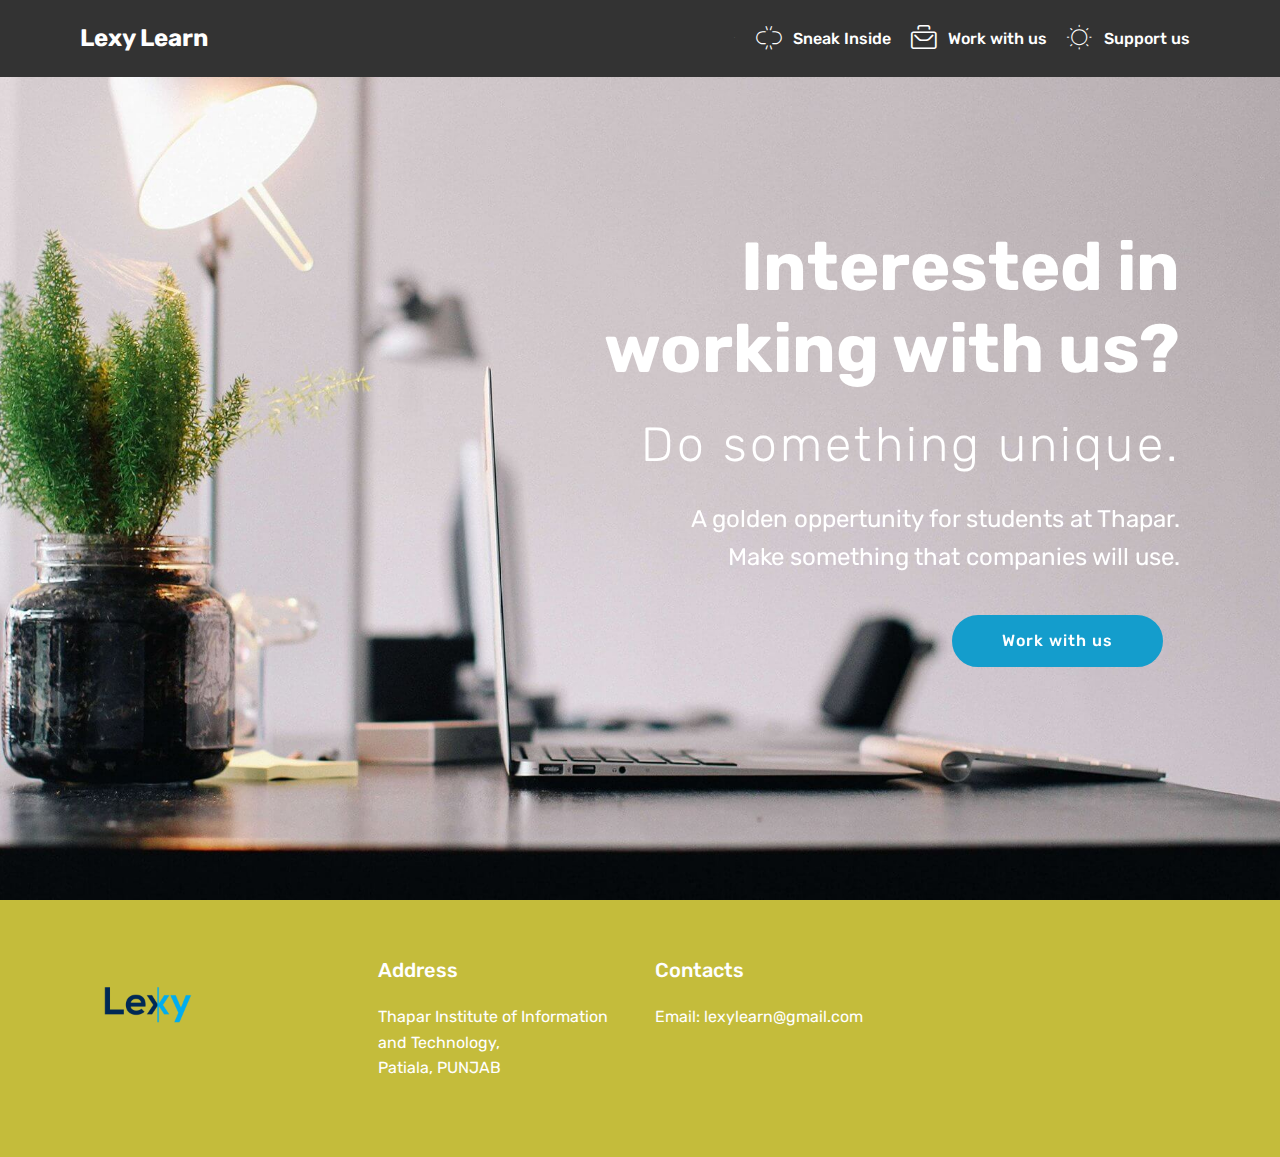
<file: work.html>
<!DOCTYPE html>
<html >
<head>
  <!-- Site made with Mobirise Website Builder v4.6.6, https://mobirise.com -->
  <meta charset="UTF-8">
  <meta http-equiv="X-UA-Compatible" content="IE=edge">
  <meta name="generator" content="Mobirise v4.6.6, mobirise.com">
  <meta name="viewport" content="width=device-width, initial-scale=1, minimum-scale=1">
  <link rel="shortcut icon" href="assets/images/mbr-180x270.jpg" type="image/x-icon">
  <meta name="description" content="Website Maker Description">
  <title>Work with us</title>
  <link rel="stylesheet" href="assets/web/assets/mobirise-icons-bold/mobirise-icons-bold.css">
  <link rel="stylesheet" href="assets/web/assets/mobirise-icons/mobirise-icons.css">
  <link rel="stylesheet" href="assets/tether/tether.min.css">
  <link rel="stylesheet" href="assets/bootstrap/css/bootstrap.min.css">
  <link rel="stylesheet" href="assets/bootstrap/css/bootstrap-grid.min.css">
  <link rel="stylesheet" href="assets/bootstrap/css/bootstrap-reboot.min.css">
  <link rel="stylesheet" href="assets/socicon/css/styles.css">
  <link rel="stylesheet" href="assets/dropdown/css/style.css">
  <link rel="stylesheet" href="assets/theme/css/style.css">
  <link rel="stylesheet" href="assets/mobirise/css/mbr-additional.css" type="text/css">
  
  
  
</head>
<body>
  <section class="menu cid-qMfkf8wo0j" once="menu" id="menu1-p">

    

    <nav class="navbar navbar-expand beta-menu navbar-dropdown align-items-center navbar-fixed-top navbar-toggleable-sm">
        <button class="navbar-toggler navbar-toggler-right" type="button" data-toggle="collapse" data-target="#navbarSupportedContent" aria-controls="navbarSupportedContent" aria-expanded="false" aria-label="Toggle navigation">
            <div class="hamburger">
                <span></span>
                <span></span>
                <span></span>
                <span></span>
            </div>
        </button>
        <div class="menu-logo">
            <div class="navbar-brand">
                
                <span class="navbar-caption-wrap"><a class="navbar-caption text-white display-5" href="index.html">Lexy Learn</a></span>
            </div>
        </div>
        <div class="collapse navbar-collapse" id="navbarSupportedContent">
            <ul class="navbar-nav nav-dropdown nav-right" data-app-modern-menu="true"><li class="nav-item">
                    <a class="nav-link link text-white display-4" href="work.html"><span class="mbri-unlink mbr-iconfont mbr-iconfont-btn" style="font-size: 1px;"></span></a>
                </li><li class="nav-item"><a class="nav-link link text-white display-4" href="page5.html"><span class="mbri-unlink mbr-iconfont mbr-iconfont-btn"></span>
                        
                        Sneak Inside<br></a></li><li class="nav-item"><a class="nav-link link text-white display-4" href="work.html"><span class="mbrib-briefcase mbr-iconfont mbr-iconfont-btn"></span>
                        
                        Work with us</a></li><li class="nav-item"><a class="nav-link link text-white display-4" href="page4.html"><span class="mbri-sun mbr-iconfont mbr-iconfont-btn"></span>
                        
                        Support us</a></li></ul>
            
        </div>
    </nav>
</section>

<section class="engine"><a href="https://mobirise.ws/q">offline website creator download</a></section><section class="header10 cid-qMnA9yqicm mbr-fullscreen mbr-parallax-background" id="header10-q">

    

    

    <div class="container">
        <div class="media-container-column mbr-white col-lg-8 col-md-10 ml-auto">
            <h1 class="mbr-section-title align-right mbr-bold pb-3 mbr-fonts-style display-1">
                Interested in working with us?</h1>
            <h3 class="mbr-section-subtitle align-right mbr-light pb-3 mbr-fonts-style display-2">
                Do something unique.</h3>
            <p class="mbr-text align-right pb-3 mbr-fonts-style display-5">A golden oppertunity for students at Thapar.<br>Make something that companies will use.<br></p>
            <div class="mbr-section-btn align-right"><a class="btn btn-md btn-primary display-4" href="workfill.html">Work with us</a></div>
        </div>
    </div>

    
</section>

<section class="cid-qMnAzOvFZX" id="footer1-r">

    

    

    <div class="container">
        <div class="media-container-row content text-white">
            <div class="col-12 col-md-3">
                <div class="media-wrap">
                    <a href="https://mobirise.com/">
                        <img src="assets/images/lexy-final-file-logo-288x288.png" alt="Mobirise" title="">
                    </a>
                </div>
            </div>
            <div class="col-12 col-md-3 mbr-fonts-style display-7">
                <h5 class="pb-3">
                    Address
                </h5>
                <p class="mbr-text">Thapar Institute of Information and Technology,<br>Patiala, PUNJAB&nbsp;</p>
            </div>
            <div class="col-12 col-md-3 mbr-fonts-style display-7">
                <h5 class="pb-3">
                    Contacts
                </h5>
                <p class="mbr-text">
                    Email: lexylearn@gmail.com<br><br></p>
            </div>
            <div class="col-12 col-md-3 mbr-fonts-style display-7">
                <h5 class="pb-3"></h5>
                <p class="mbr-text"></p>
            </div>
        </div>
        
    </div>
</section>


  <script src="assets/web/assets/jquery/jquery.min.js"></script>
  <script src="assets/popper/popper.min.js"></script>
  <script src="assets/tether/tether.min.js"></script>
  <script src="assets/bootstrap/js/bootstrap.min.js"></script>
  <script src="assets/touchswipe/jquery.touch-swipe.min.js"></script>
  <script src="assets/parallax/jarallax.min.js"></script>
  <script src="assets/smoothscroll/smooth-scroll.js"></script>
  <script src="assets/dropdown/js/script.min.js"></script>
  <script src="assets/theme/js/script.js"></script>
  
  
</body>
</html>
</file>
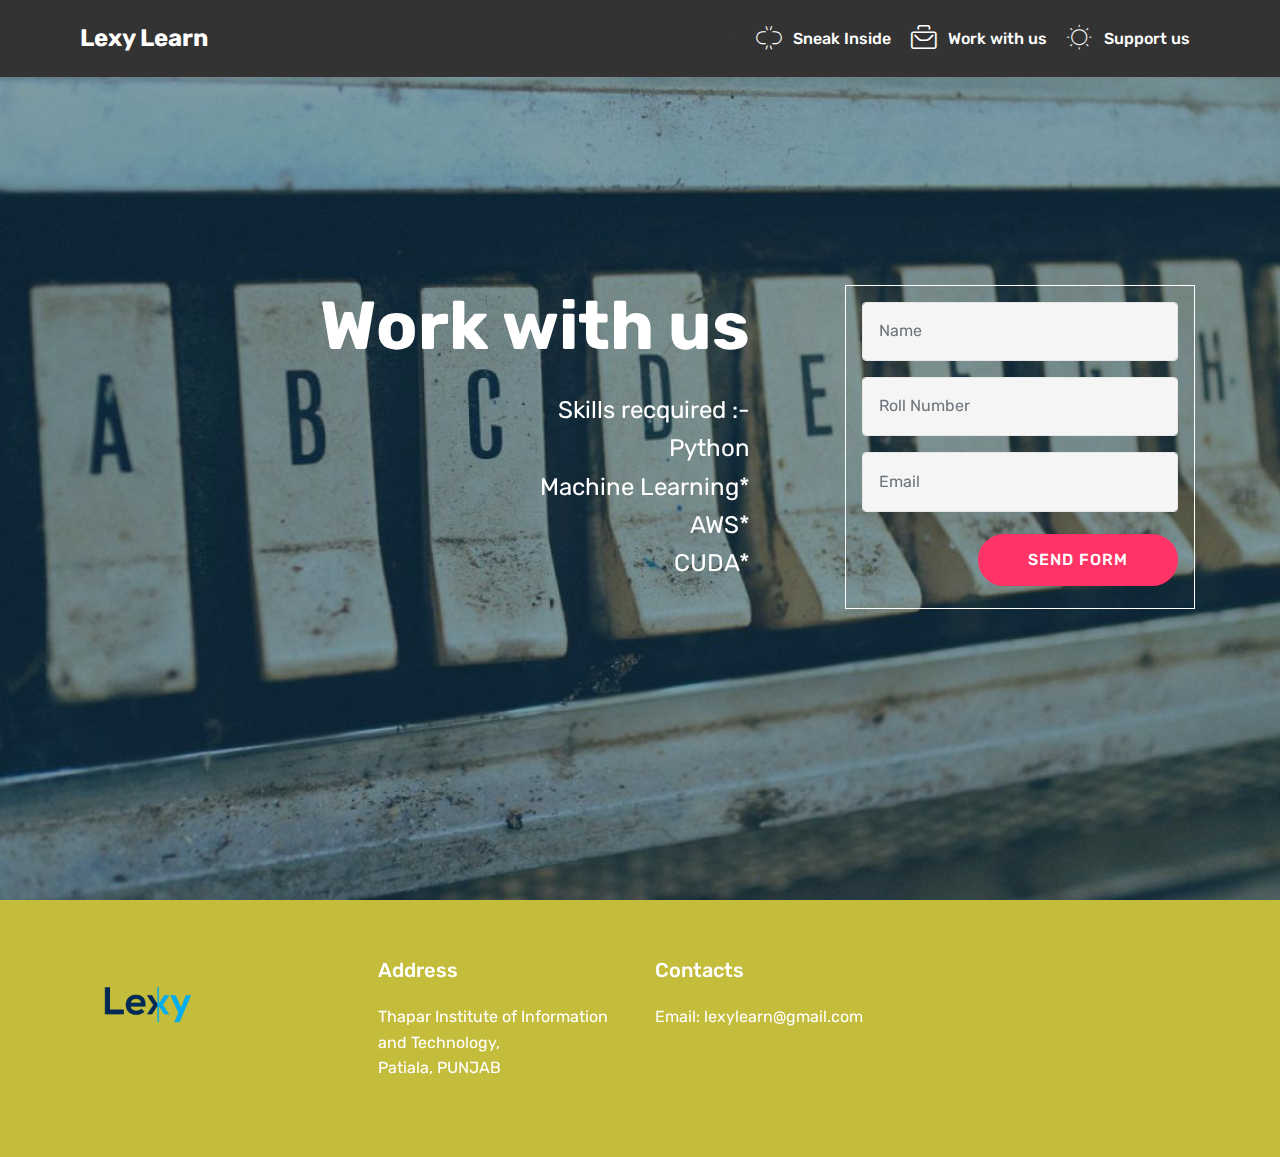
<file: workfill.html>
<!DOCTYPE html>
<html >
<head>
  <!-- Site made with Mobirise Website Builder v4.6.6, https://mobirise.com -->
  <meta charset="UTF-8">
  <meta http-equiv="X-UA-Compatible" content="IE=edge">
  <meta name="generator" content="Mobirise v4.6.6, mobirise.com">
  <meta name="viewport" content="width=device-width, initial-scale=1, minimum-scale=1">
  <link rel="shortcut icon" href="assets/images/mbr-180x270.jpg" type="image/x-icon">
  <meta name="description" content="Web Page Maker Description">
  <title>Work Form</title>
  <link rel="stylesheet" href="assets/web/assets/mobirise-icons-bold/mobirise-icons-bold.css">
  <link rel="stylesheet" href="assets/web/assets/mobirise-icons/mobirise-icons.css">
  <link rel="stylesheet" href="assets/tether/tether.min.css">
  <link rel="stylesheet" href="assets/bootstrap/css/bootstrap.min.css">
  <link rel="stylesheet" href="assets/bootstrap/css/bootstrap-grid.min.css">
  <link rel="stylesheet" href="assets/bootstrap/css/bootstrap-reboot.min.css">
  <link rel="stylesheet" href="assets/socicon/css/styles.css">
  <link rel="stylesheet" href="assets/dropdown/css/style.css">
  <link rel="stylesheet" href="assets/theme/css/style.css">
  <link rel="stylesheet" href="assets/mobirise/css/mbr-additional.css" type="text/css">
  
  
  
</head>
<body>
  <section class="menu cid-qMfkf8wo0j" once="menu" id="menu1-w">

    

    <nav class="navbar navbar-expand beta-menu navbar-dropdown align-items-center navbar-fixed-top navbar-toggleable-sm">
        <button class="navbar-toggler navbar-toggler-right" type="button" data-toggle="collapse" data-target="#navbarSupportedContent" aria-controls="navbarSupportedContent" aria-expanded="false" aria-label="Toggle navigation">
            <div class="hamburger">
                <span></span>
                <span></span>
                <span></span>
                <span></span>
            </div>
        </button>
        <div class="menu-logo">
            <div class="navbar-brand">
                
                <span class="navbar-caption-wrap"><a class="navbar-caption text-white display-5" href="index.html">Lexy Learn</a></span>
            </div>
        </div>
        <div class="collapse navbar-collapse" id="navbarSupportedContent">
            <ul class="navbar-nav nav-dropdown nav-right" data-app-modern-menu="true"><li class="nav-item">
                    <a class="nav-link link text-white display-4" href="work.html"><span class="mbri-unlink mbr-iconfont mbr-iconfont-btn" style="font-size: 1px;"></span></a>
                </li><li class="nav-item"><a class="nav-link link text-white display-4" href="page5.html"><span class="mbri-unlink mbr-iconfont mbr-iconfont-btn"></span>
                        
                        Sneak Inside<br></a></li><li class="nav-item"><a class="nav-link link text-white display-4" href="work.html"><span class="mbrib-briefcase mbr-iconfont mbr-iconfont-btn"></span>
                        
                        Work with us</a></li><li class="nav-item"><a class="nav-link link text-white display-4" href="page4.html"><span class="mbri-sun mbr-iconfont mbr-iconfont-btn"></span>
                        
                        Support us</a></li></ul>
            
        </div>
    </nav>
</section>

<section class="engine"><a href="https://mobirise.ws/d">best free web page software</a></section><section class="cid-qMnG6Wngc5 mbr-fullscreen mbr-parallax-background" id="header15-x">

    

    <div class="mbr-overlay" style="opacity: 0.5; background-color: rgb(7, 59, 76);"></div>

    <div class="container align-right">
<div class="row">
    <div class="mbr-white col-lg-8 col-md-7 content-container">
        <h1 class="mbr-section-title mbr-bold pb-3 mbr-fonts-style display-1">Work with us</h1>
        <p class="mbr-text pb-3 mbr-fonts-style display-5">
            Skills recquired :-<br>Python<br>Machine Learning*<br>AWS*<br>CUDA*</p>
    </div>
    <div class="col-lg-4 col-md-5">
    <div class="form-container">
        <div class="media-container-column" data-form-type="formoid">
            <div data-form-alert="" hidden="" class="align-center">Thanks for filling out the form!</div>
            <form class="mbr-form" action="https://mobirise.com/" method="post" data-form-title="Mobirise Form"><input type="hidden" name="email" data-form-email="true" value="DKnRkYYXQAZrd+1CZWYdoElhbiHatn5P0Ve95Q4jm9fLrW7QIpGXoH2hbupMB9/aSyPRZGlxQGZB8DbvYe+WhwFgkrR++81TkXL8cAFWtiu/wZgBTFTyMU2IRyFzZ/xJ" data-form-field="Email">
                <div data-for="name">
                    <div class="form-group">
                        <input type="text" class="form-control px-3" name="name" data-form-field="Name" placeholder="Name" required="" id="name-header15-x">
                    </div>
                </div>
                <div data-for="email">
                    <div class="form-group">
                        <input type="email" class="form-control px-3" name="email" data-form-field="Email" placeholder="Roll Number" required="" id="email-header15-x">
                    </div>
                </div>
                <div data-for="phone">
                    <div class="form-group">
                        <input type="tel" class="form-control px-3" name="phone" data-form-field="Phone" placeholder="Email" id="phone-header15-x">
                    </div>
                </div>
                
                <span class="input-group-btn">
                    <button href="" type="submit" class="btn btn-secondary btn-form display-4">SEND FORM</button>
                </span>
            </form>
        </div>
    </div>
    </div>
</div>
    </div>
    
</section>

<section class="cid-qMzDVmMt4H" id="footer1-1j">

    

    

    <div class="container">
        <div class="media-container-row content text-white">
            <div class="col-12 col-md-3">
                <div class="media-wrap">
                    <a href="https://mobirise.com/">
                        <img src="assets/images/lexy-final-file-logo-288x288.png" alt="Mobirise" title="">
                    </a>
                </div>
            </div>
            <div class="col-12 col-md-3 mbr-fonts-style display-7">
                <h5 class="pb-3">
                    Address
                </h5>
                <p class="mbr-text">Thapar Institute of Information and Technology,<br>Patiala, PUNJAB&nbsp;</p>
            </div>
            <div class="col-12 col-md-3 mbr-fonts-style display-7">
                <h5 class="pb-3">
                    Contacts
                </h5>
                <p class="mbr-text">
                    Email: lexylearn@gmail.com<br><br></p>
            </div>
            <div class="col-12 col-md-3 mbr-fonts-style display-7">
                <h5 class="pb-3"></h5>
                <p class="mbr-text"></p>
            </div>
        </div>
        
    </div>
</section>


  <script src="assets/web/assets/jquery/jquery.min.js"></script>
  <script src="assets/popper/popper.min.js"></script>
  <script src="assets/tether/tether.min.js"></script>
  <script src="assets/bootstrap/js/bootstrap.min.js"></script>
  <script src="assets/touchswipe/jquery.touch-swipe.min.js"></script>
  <script src="assets/parallax/jarallax.min.js"></script>
  <script src="assets/smoothscroll/smooth-scroll.js"></script>
  <script src="assets/dropdown/js/script.min.js"></script>
  <script src="assets/theme/js/script.js"></script>
  <script src="assets/formoid/formoid.min.js"></script>
  
  
</body>
</html>
</file>
<file: assets/web/assets/mobirise-icons-bold/mobirise-icons-bold.css>
@font-face {
  font-family: 'mobirise-icons-bold';
  src:  url('mobirise-icons-bold.eot?m1l4yr');
  src:  url('mobirise-icons-bold.eot?m1l4yr#iefix') format('embedded-opentype'),
    url('mobirise-icons-bold.ttf?m1l4yr') format('truetype'),
    url('mobirise-icons-bold.woff?m1l4yr') format('woff'),
    url('mobirise-icons-bold.svg?m1l4yr#mobirise-icons-bold') format('svg');
  font-weight: normal;
  font-style: normal;
}

[class^="mbrib-"], [class*="mbrib-"] {
  /* use !important to prevent issues with browser extensions that change fonts */
  font-family: 'mobirise-icons-bold' !important;
  speak: none;
  font-style: normal;
  font-weight: normal;
  font-variant: normal;
  text-transform: none;
  line-height: 1;

  /* Better Font Rendering =========== */
  -webkit-font-smoothing: antialiased;
  -moz-osx-font-smoothing: grayscale;
}

.mbrib-add-submenu:before {
  content: "\e900";
}
.mbrib-alert:before {
  content: "\e901";
}
.mbrib-align-center:before {
  content: "\e902";
}
.mbrib-align-justify:before {
  content: "\e903";
}
.mbrib-align-left:before {
  content: "\e904";
}
.mbrib-align-right:before {
  content: "\e905";
}
.mbrib-android:before {
  content: "\e906";
}
.mbrib-apple:before {
  content: "\e907";
}
.mbrib-arrow-down:before {
  content: "\e908";
}
.mbrib-arrow-next:before {
  content: "\e909";
}
.mbrib-arrow-prev:before {
  content: "\e90a";
}
.mbrib-arrow-up:before {
  content: "\e90b";
}
.mbrib-bold:before {
  content: "\e90c";
}
.mbrib-bookmark:before {
  content: "\e90d";
}
.mbrib-bootstrap:before {
  content: "\e90e";
}
.mbrib-briefcase:before {
  content: "\e90f";
}
.mbrib-browse:before {
  content: "\e910";
}
.mbrib-bulleted-list:before {
  content: "\e911";
}
.mbrib-calendar:before {
  content: "\e912";
}
.mbrib-camera:before {
  content: "\e913";
}
.mbrib-cart-add:before {
  content: "\e914";
}
.mbrib-cart-full:before {
  content: "\e915";
}
.mbrib-cash:before {
  content: "\e916";
}
.mbrib-change-style:before {
  content: "\e917";
}
.mbrib-chat:before {
  content: "\e918";
}
.mbrib-clock:before {
  content: "\e919";
}
.mbrib-close:before {
  content: "\e91a";
}
.mbrib-cloud:before {
  content: "\e91b";
}
.mbrib-code:before {
  content: "\e91c";
}
.mbrib-contact-form:before {
  content: "\e91d";
}
.mbrib-credit-card:before {
  content: "\e91e";
}
.mbrib-cursor-click:before {
  content: "\e91f";
}
.mbrib-cust-feedback:before {
  content: "\e920";
}
.mbrib-database:before {
  content: "\e921";
}
.mbrib-delivery:before {
  content: "\e922";
}
.mbrib-desktop:before {
  content: "\e923";
}
.mbrib-devices:before {
  content: "\e924";
}
.mbrib-down:before {
  content: "\e925";
}
.mbrib-download:before {
  content: "\e926";
}
.mbrib-drag-n-drop:before {
  content: "\e927";
}
.mbrib-drag-n-drop2:before {
  content: "\e928";
}
.mbrib-edit:before {
  content: "\e929";
}
.mbrib-edit2:before {
  content: "\e92a";
}
.mbrib-error:before {
  content: "\e92b";
}
.mbrib-extension:before {
  content: "\e92c";
}
.mbrib-features:before {
  content: "\e92d";
}
.mbrib-file:before {
  content: "\e92e";
}
.mbrib-flag:before {
  content: "\e92f";
}
.mbrib-folder:before {
  content: "\e930";
}
.mbrib-gift:before {
  content: "\e931";
}
.mbrib-github:before {
  content: "\e932";
}
.mbrib-globe-2:before {
  content: "\e933";
}
.mbrib-globe:before {
  content: "\e934";
}
.mbrib-growing-chart:before {
  content: "\e935";
}
.mbrib-hearth:before {
  content: "\e936";
}
.mbrib-help:before {
  content: "\e937";
}
.mbrib-home:before {
  content: "\e938";
}
.mbrib-hot-cup:before {
  content: "\e939";
}
.mbrib-idea:before {
  content: "\e93a";
}
.mbrib-image-gallery:before {
  content: "\e93b";
}
.mbrib-image-slider:before {
  content: "\e93c";
}
.mbrib-info:before {
  content: "\e93d";
}
.mbrib-italic:before {
  content: "\e93e";
}
.mbrib-key:before {
  content: "\e93f";
}
.mbrib-laptop:before {
  content: "\e940";
}
.mbrib-layers:before {
  content: "\e941";
}
.mbrib-left-right:before {
  content: "\e942";
}
.mbrib-left:before {
  content: "\e943";
}
.mbrib-letter:before {
  content: "\e944";
}
.mbrib-like:before {
  content: "\e945";
}
.mbrib-link:before {
  content: "\e946";
}
.mbrib-lock:before {
  content: "\e947";
}
.mbrib-login:before {
  content: "\e948";
}
.mbrib-logout:before {
  content: "\e949";
}
.mbrib-magic-stick:before {
  content: "\e94a";
}
.mbrib-map-pin:before {
  content: "\e94b";
}
.mbrib-menu:before {
  content: "\e94c";
}
.mbrib-mobile:before {
  content: "\e94d";
}
.mbrib-mobile2:before {
  content: "\e94e";
}
.mbrib-mobirise:before {
  content: "\e94f";
}
.mbrib-more-horizontal:before {
  content: "\e950";
}
.mbrib-more-vertical:before {
  content: "\e951";
}
.mbrib-music:before {
  content: "\e952";
}
.mbrib-new-file:before {
  content: "\e953";
}
.mbrib-numbered-list:before {
  content: "\e954";
}
.mbrib-opened-folder:before {
  content: "\e955";
}
.mbrib-pages:before {
  content: "\e956";
}
.mbrib-paper-plane:before {
  content: "\e957";
}
.mbrib-paperclip:before {
  content: "\e958";
}
.mbrib-photo:before {
  content: "\e959";
}
.mbrib-photos:before {
  content: "\e95a";
}
.mbrib-pin:before {
  content: "\e95b";
}
.mbrib-play:before {
  content: "\e95c";
}
.mbrib-plus:before {
  content: "\e95d";
}
.mbrib-preview:before {
  content: "\e95e";
}
.mbrib-print:before {
  content: "\e95f";
}
.mbrib-protect:before {
  content: "\e960";
}
.mbrib-question:before {
  content: "\e961";
}
.mbrib-quote-left:before {
  content: "\e962";
}
.mbrib-quote-right:before {
  content: "\e963";
}
.mbrib-redo:before {
  content: "\e964";
}
.mbrib-refresh:before {
  content: "\e965";
}
.mbrib-responsive:before {
  content: "\e966";
}
.mbrib-right:before {
  content: "\e967";
}
.mbrib-rocket:before {
  content: "\e968";
}
.mbrib-sad-face:before {
  content: "\e969";
}
.mbrib-sale:before {
  content: "\e96a";
}
.mbrib-save:before {
  content: "\e96b";
}
.mbrib-search:before {
  content: "\e96c";
}
.mbrib-setting:before {
  content: "\e96d";
}
.mbrib-setting2:before {
  content: "\e96e";
}
.mbrib-setting3:before {
  content: "\e96f";
}
.mbrib-share:before {
  content: "\e970";
}
.mbrib-shopping-bag:before {
  content: "\e971";
}
.mbrib-shopping-basket:before {
  content: "\e972";
}
.mbrib-shopping-cart:before {
  content: "\e973";
}
.mbrib-sites:before {
  content: "\e974";
}
.mbrib-smile-face:before {
  content: "\e975";
}
.mbrib-speed:before {
  content: "\e976";
}
.mbrib-star:before {
  content: "\e977";
}
.mbrib-success:before {
  content: "\e978";
}
.mbrib-sun:before {
  content: "\e979";
}
.mbrib-sun2:before {
  content: "\e97a";
}
.mbrib-tablet-vertical:before {
  content: "\e97b";
}
.mbrib-tablet:before {
  content: "\e97c";
}
.mbrib-target:before {
  content: "\e97d";
}
.mbrib-timer:before {
  content: "\e97e";
}
.mbrib-to-ftp:before {
  content: "\e97f";
}
.mbrib-to-local-drive:before {
  content: "\e980";
}
.mbrib-touch-swipe:before {
  content: "\e981";
}
.mbrib-touch:before {
  content: "\e982";
}
.mbrib-trash:before {
  content: "\e983";
}
.mbrib-underline:before {
  content: "\e984";
}
.mbrib-undo:before {
  content: "\e985";
}
.mbrib-unlink:before {
  content: "\e986";
}
.mbrib-unlock:before {
  content: "\e987";
}
.mbrib-up-down:before {
  content: "\e988";
}
.mbrib-up:before {
  content: "\e989";
}
.mbrib-update:before {
  content: "\e98a";
}
.mbrib-upload:before {
  content: "\e98b";
}
.mbrib-user:before {
  content: "\e98c";
}
.mbrib-user2:before {
  content: "\e98d";
}
.mbrib-users:before {
  content: "\e98e";
}
.mbrib-video-play:before {
  content: "\e98f";
}
.mbrib-video:before {
  content: "\e990";
}
.mbrib-watch:before {
  content: "\e991";
}
.mbrib-website-theme:before {
  content: "\e992";
}
.mbrib-wifi:before {
  content: "\e993";
}
.mbrib-windows:before {
  content: "\e994";
}
.mbrib-zoom-out:before {
  content: "\e995";
}
</file>
<file: assets/web/assets/mobirise-icons/mobirise-icons.css>
@font-face {
  font-family: 'MobiriseIcons';
  src:  url('mobirise-icons.eot?spat4u');
  src:  url('mobirise-icons.eot?spat4u#iefix') format('embedded-opentype'),
    url('mobirise-icons.ttf?spat4u') format('truetype'),
    url('mobirise-icons.woff?spat4u') format('woff'),
    url('mobirise-icons.svg?spat4u#MobiriseIcons') format('svg');
  font-weight: normal;
  font-style: normal;
}

[class^="mbri-"], [class*=" mbri-"] {
  /* use !important to prevent issues with browser extensions that change fonts */
  font-family: MobiriseIcons !important;
  speak: none;
  font-style: normal;
  font-weight: normal;
  font-variant: normal;
  text-transform: none;
  line-height: 1;

  /* Better Font Rendering =========== */
  -webkit-font-smoothing: antialiased;
  -moz-osx-font-smoothing: grayscale;
}

.mbri-add-submenu:before {
  content: "\e900";
}
.mbri-alert:before {
  content: "\e901";
}
.mbri-align-center:before {
  content: "\e902";
}
.mbri-align-justify:before {
  content: "\e903";
}
.mbri-align-left:before {
  content: "\e904";
}
.mbri-align-right:before {
  content: "\e905";
}
.mbri-android:before {
  content: "\e906";
}
.mbri-apple:before {
  content: "\e907";
}
.mbri-arrow-down:before {
  content: "\e908";
}
.mbri-arrow-next:before {
  content: "\e909";
}
.mbri-arrow-prev:before {
  content: "\e90a";
}
.mbri-arrow-up:before {
  content: "\e90b";
}
.mbri-bold:before {
  content: "\e90c";
}
.mbri-bookmark:before {
  content: "\e90d";
}
.mbri-bootstrap:before {
  content: "\e90e";
}
.mbri-briefcase:before {
  content: "\e90f";
}
.mbri-browse:before {
  content: "\e910";
}
.mbri-bulleted-list:before {
  content: "\e911";
}
.mbri-calendar:before {
  content: "\e912";
}
.mbri-camera:before {
  content: "\e913";
}
.mbri-cart-add:before {
  content: "\e914";
}
.mbri-cart-full:before {
  content: "\e915";
}
.mbri-cash:before {
  content: "\e916";
}
.mbri-change-style:before {
  content: "\e917";
}
.mbri-chat:before {
  content: "\e918";
}
.mbri-clock:before {
  content: "\e919";
}
.mbri-close:before {
  content: "\e91a";
}
.mbri-cloud:before {
  content: "\e91b";
}
.mbri-code:before {
  content: "\e91c";
}
.mbri-contact-form:before {
  content: "\e91d";
}
.mbri-credit-card:before {
  content: "\e91e";
}
.mbri-cursor-click:before {
  content: "\e91f";
}
.mbri-cust-feedback:before {
  content: "\e920";
}
.mbri-database:before {
  content: "\e921";
}
.mbri-delivery:before {
  content: "\e922";
}
.mbri-desktop:before {
  content: "\e923";
}
.mbri-devices:before {
  content: "\e924";
}
.mbri-down:before {
  content: "\e925";
}
.mbri-download:before {
  content: "\e989";
}
.mbri-drag-n-drop:before {
  content: "\e927";
}
.mbri-drag-n-drop2:before {
  content: "\e928";
}
.mbri-edit:before {
  content: "\e929";
}
.mbri-edit2:before {
  content: "\e92a";
}
.mbri-error:before {
  content: "\e92b";
}
.mbri-extension:before {
  content: "\e92c";
}
.mbri-features:before {
  content: "\e92d";
}
.mbri-file:before {
  content: "\e92e";
}
.mbri-flag:before {
  content: "\e92f";
}
.mbri-folder:before {
  content: "\e930";
}
.mbri-gift:before {
  content: "\e931";
}
.mbri-github:before {
  content: "\e932";
}
.mbri-globe:before {
  content: "\e933";
}
.mbri-globe-2:before {
  content: "\e934";
}
.mbri-growing-chart:before {
  content: "\e935";
}
.mbri-hearth:before {
  content: "\e936";
}
.mbri-help:before {
  content: "\e937";
}
.mbri-home:before {
  content: "\e938";
}
.mbri-hot-cup:before {
  content: "\e939";
}
.mbri-idea:before {
  content: "\e93a";
}
.mbri-image-gallery:before {
  content: "\e93b";
}
.mbri-image-slider:before {
  content: "\e93c";
}
.mbri-info:before {
  content: "\e93d";
}
.mbri-italic:before {
  content: "\e93e";
}
.mbri-key:before {
  content: "\e93f";
}
.mbri-laptop:before {
  content: "\e940";
}
.mbri-layers:before {
  content: "\e941";
}
.mbri-left-right:before {
  content: "\e942";
}
.mbri-left:before {
  content: "\e943";
}
.mbri-letter:before {
  content: "\e944";
}
.mbri-like:before {
  content: "\e945";
}
.mbri-link:before {
  content: "\e946";
}
.mbri-lock:before {
  content: "\e947";
}
.mbri-login:before {
  content: "\e948";
}
.mbri-logout:before {
  content: "\e949";
}
.mbri-magic-stick:before {
  content: "\e94a";
}
.mbri-map-pin:before {
  content: "\e94b";
}
.mbri-menu:before {
  content: "\e94c";
}
.mbri-mobile:before {
  content: "\e94d";
}
.mbri-mobile2:before {
  content: "\e94e";
}
.mbri-mobirise:before {
  content: "\e94f";
}
.mbri-more-horizontal:before {
  content: "\e950";
}
.mbri-more-vertical:before {
  content: "\e951";
}
.mbri-music:before {
  content: "\e952";
}
.mbri-new-file:before {
  content: "\e953";
}
.mbri-numbered-list:before {
  content: "\e954";
}
.mbri-opened-folder:before {
  content: "\e955";
}
.mbri-pages:before {
  content: "\e956";
}
.mbri-paper-plane:before {
  content: "\e957";
}
.mbri-paperclip:before {
  content: "\e958";
}
.mbri-photo:before {
  content: "\e959";
}
.mbri-photos:before {
  content: "\e95a";
}
.mbri-pin:before {
  content: "\e95b";
}
.mbri-play:before {
  content: "\e95c";
}
.mbri-plus:before {
  content: "\e95d";
}
.mbri-preview:before {
  content: "\e95e";
}
.mbri-print:before {
  content: "\e95f";
}
.mbri-protect:before {
  content: "\e960";
}
.mbri-question:before {
  content: "\e961";
}
.mbri-quote-left:before {
  content: "\e962";
}
.mbri-quote-right:before {
  content: "\e963";
}
.mbri-refresh:before {
  content: "\e964";
}
.mbri-responsive:before {
  content: "\e965";
}
.mbri-right:before {
  content: "\e966";
}
.mbri-rocket:before {
  content: "\e967";
}
.mbri-sad-face:before {
  content: "\e968";
}
.mbri-sale:before {
  content: "\e969";
}
.mbri-save:before {
  content: "\e96a";
}
.mbri-search:before {
  content: "\e96b";
}
.mbri-setting:before {
  content: "\e96c";
}
.mbri-setting2:before {
  content: "\e96d";
}
.mbri-setting3:before {
  content: "\e96e";
}
.mbri-share:before {
  content: "\e96f";
}
.mbri-shopping-bag:before {
  content: "\e970";
}
.mbri-shopping-basket:before {
  content: "\e971";
}
.mbri-shopping-cart:before {
  content: "\e972";
}
.mbri-sites:before {
  content: "\e973";
}
.mbri-smile-face:before {
  content: "\e974";
}
.mbri-speed:before {
  content: "\e975";
}
.mbri-star:before {
  content: "\e976";
}
.mbri-success:before {
  content: "\e977";
}
.mbri-sun:before {
  content: "\e978";
}
.mbri-sun2:before {
  content: "\e979";
}
.mbri-tablet:before {
  content: "\e97a";
}
.mbri-tablet-vertical:before {
  content: "\e97b";
}
.mbri-target:before {
  content: "\e97c";
}
.mbri-timer:before {
  content: "\e97d";
}
.mbri-to-ftp:before {
  content: "\e97e";
}
.mbri-to-local-drive:before {
  content: "\e97f";
}
.mbri-touch-swipe:before {
  content: "\e980";
}
.mbri-touch:before {
  content: "\e981";
}
.mbri-trash:before {
  content: "\e982";
}
.mbri-underline:before {
  content: "\e983";
}
.mbri-unlink:before {
  content: "\e984";
}
.mbri-unlock:before {
  content: "\e985";
}
.mbri-up-down:before {
  content: "\e986";
}
.mbri-up:before {
  content: "\e987";
}
.mbri-update:before {
  content: "\e988";
}
.mbri-upload:before {
 content: "\e926"; 
}
.mbri-user:before {
  content: "\e98a";
}
.mbri-user2:before {
  content: "\e98b";
}
.mbri-users:before {
  content: "\e98c";
}
.mbri-video:before {
  content: "\e98d";
}
.mbri-video-play:before {
  content: "\e98e";
}
.mbri-watch:before {
  content: "\e98f";
}
.mbri-website-theme:before {
  content: "\e990";
}
.mbri-wifi:before {
  content: "\e991";
}
.mbri-windows:before {
  content: "\e992";
}
.mbri-zoom-out:before {
  content: "\e993";
}
.mbri-redo:before {
  content: "\e994";
}
.mbri-undo:before {
  content: "\e995";
}
</file>
<file: assets/socicon/css/styles.css>
@charset "UTF-8";

@font-face {
  font-family: "socicon";
  src:url("../fonts/socicon.eot");
  src:url("../fonts/socicon.eot?#iefix") format("embedded-opentype"),
    url("../fonts/socicon.woff") format("woff"),
    url("../fonts/socicon.ttf") format("truetype"),
    url("../fonts/socicon.svg#socicon") format("svg");
  font-weight: normal;
  font-style: normal;

}

[data-icon]:before {
  font-family: "socicon" !important;
  content: attr(data-icon);
  font-style: normal !important;
  font-weight: normal !important;
  font-variant: normal !important;
  text-transform: none !important;
  speak: none;
  line-height: 1;
  -webkit-font-smoothing: antialiased;
  -moz-osx-font-smoothing: grayscale;
}

[class^="socicon-"]:before,
[class*=" socicon-"]:before {
  font-family: "socicon" !important;
  font-style: normal !important;
  font-weight: normal !important;
  font-variant: normal !important;
  text-transform: none !important;
  speak: none;
  line-height: 1;
  -webkit-font-smoothing: antialiased;
  -moz-osx-font-smoothing: grayscale;
}

.socicon-modelmayhem:before {
  content: "\e000";
}
.socicon-mixcloud:before {
  content: "\e001";
}
.socicon-drupal:before {
  content: "\e002";
}
.socicon-swarm:before {
  content: "\e003";
}
.socicon-istock:before {
  content: "\e004";
}
.socicon-yammer:before {
  content: "\e005";
}
.socicon-ello:before {
  content: "\e006";
}
.socicon-stackoverflow:before {
  content: "\e007";
}
.socicon-persona:before {
  content: "\e008";
}
.socicon-triplej:before {
  content: "\e009";
}
.socicon-houzz:before {
  content: "\e00a";
}
.socicon-rss:before {
  content: "\e00b";
}
.socicon-paypal:before {
  content: "\e00c";
}
.socicon-odnoklassniki:before {
  content: "\e00d";
}
.socicon-airbnb:before {
  content: "\e00e";
}
.socicon-periscope:before {
  content: "\e00f";
}
.socicon-outlook:before {
  content: "\e010";
}
.socicon-coderwall:before {
  content: "\e011";
}
.socicon-tripadvisor:before {
  content: "\e012";
}
.socicon-appnet:before {
  content: "\e013";
}
.socicon-goodreads:before {
  content: "\e014";
}
.socicon-tripit:before {
  content: "\e015";
}
.socicon-lanyrd:before {
  content: "\e016";
}
.socicon-slideshare:before {
  content: "\e017";
}
.socicon-buffer:before {
  content: "\e018";
}
.socicon-disqus:before {
  content: "\e019";
}
.socicon-vkontakte:before {
  content: "\e01a";
}
.socicon-whatsapp:before {
  content: "\e01b";
}
.socicon-patreon:before {
  content: "\e01c";
}
.socicon-storehouse:before {
  content: "\e01d";
}
.socicon-pocket:before {
  content: "\e01e";
}
.socicon-mail:before {
  content: "\e01f";
}
.socicon-blogger:before {
  content: "\e020";
}
.socicon-technorati:before {
  content: "\e021";
}
.socicon-reddit:before {
  content: "\e022";
}
.socicon-dribbble:before {
  content: "\e023";
}
.socicon-stumbleupon:before {
  content: "\e024";
}
.socicon-digg:before {
  content: "\e025";
}
.socicon-envato:before {
  content: "\e026";
}
.socicon-behance:before {
  content: "\e027";
}
.socicon-delicious:before {
  content: "\e028";
}
.socicon-deviantart:before {
  content: "\e029";
}
.socicon-forrst:before {
  content: "\e02a";
}
.socicon-play:before {
  content: "\e02b";
}
.socicon-zerply:before {
  content: "\e02c";
}
.socicon-wikipedia:before {
  content: "\e02d";
}
.socicon-apple:before {
  content: "\e02e";
}
.socicon-flattr:before {
  content: "\e02f";
}
.socicon-github:before {
  content: "\e030";
}
.socicon-renren:before {
  content: "\e031";
}
.socicon-friendfeed:before {
  content: "\e032";
}
.socicon-newsvine:before {
  content: "\e033";
}
.socicon-identica:before {
  content: "\e034";
}
.socicon-bebo:before {
  content: "\e035";
}
.socicon-zynga:before {
  content: "\e036";
}
.socicon-steam:before {
  content: "\e037";
}
.socicon-xbox:before {
  content: "\e038";
}
.socicon-windows:before {
  content: "\e039";
}
.socicon-qq:before {
  content: "\e03a";
}
.socicon-douban:before {
  content: "\e03b";
}
.socicon-meetup:before {
  content: "\e03c";
}
.socicon-playstation:before {
  content: "\e03d";
}
.socicon-android:before {
  content: "\e03e";
}
.socicon-snapchat:before {
  content: "\e03f";
}
.socicon-twitter:before {
  content: "\e040";
}
.socicon-facebook:before {
  content: "\e041";
}
.socicon-googleplus:before {
  content: "\e042";
}
.socicon-pinterest:before {
  content: "\e043";
}
.socicon-foursquare:before {
  content: "\e044";
}
.socicon-yahoo:before {
  content: "\e045";
}
.socicon-skype:before {
  content: "\e046";
}
.socicon-yelp:before {
  content: "\e047";
}
.socicon-feedburner:before {
  content: "\e048";
}
.socicon-linkedin:before {
  content: "\e049";
}
.socicon-viadeo:before {
  content: "\e04a";
}
.socicon-xing:before {
  content: "\e04b";
}
.socicon-myspace:before {
  content: "\e04c";
}
.socicon-soundcloud:before {
  content: "\e04d";
}
.socicon-spotify:before {
  content: "\e04e";
}
.socicon-grooveshark:before {
  content: "\e04f";
}
.socicon-lastfm:before {
  content: "\e050";
}
.socicon-youtube:before {
  content: "\e051";
}
.socicon-vimeo:before {
  content: "\e052";
}
.socicon-dailymotion:before {
  content: "\e053";
}
.socicon-vine:before {
  content: "\e054";
}
.socicon-flickr:before {
  content: "\e055";
}
.socicon-500px:before {
  content: "\e056";
}
.socicon-wordpress:before {
  content: "\e058";
}
.socicon-tumblr:before {
  content: "\e059";
}
.socicon-twitch:before {
  content: "\e05a";
}
.socicon-8tracks:before {
  content: "\e05b";
}
.socicon-amazon:before {
  content: "\e05c";
}
.socicon-icq:before {
  content: "\e05d";
}
.socicon-smugmug:before {
  content: "\e05e";
}
.socicon-ravelry:before {
  content: "\e05f";
}
.socicon-weibo:before {
  content: "\e060";
}
.socicon-baidu:before {
  content: "\e061";
}
.socicon-angellist:before {
  content: "\e062";
}
.socicon-ebay:before {
  content: "\e063";
}
.socicon-imdb:before {
  content: "\e064";
}
.socicon-stayfriends:before {
  content: "\e065";
}
.socicon-residentadvisor:before {
  content: "\e066";
}
.socicon-google:before {
  content: "\e067";
}
.socicon-yandex:before {
  content: "\e068";
}
.socicon-sharethis:before {
  content: "\e069";
}
.socicon-bandcamp:before {
  content: "\e06a";
}
.socicon-itunes:before {
  content: "\e06b";
}
.socicon-deezer:before {
  content: "\e06c";
}
.socicon-telegram:before {
  content: "\e06e";
}
.socicon-openid:before {
  content: "\e06f";
}
.socicon-amplement:before {
  content: "\e070";
}
.socicon-viber:before {
  content: "\e071";
}
.socicon-zomato:before {
  content: "\e072";
}
.socicon-draugiem:before {
  content: "\e074";
}
.socicon-endomodo:before {
  content: "\e075";
}
.socicon-filmweb:before {
  content: "\e076";
}
.socicon-stackexchange:before {
  content: "\e077";
}
.socicon-wykop:before {
  content: "\e078";
}
.socicon-teamspeak:before {
  content: "\e079";
}
.socicon-teamviewer:before {
  content: "\e07a";
}
.socicon-ventrilo:before {
  content: "\e07b";
}
.socicon-younow:before {
  content: "\e07c";
}
.socicon-raidcall:before {
  content: "\e07d";
}
.socicon-mumble:before {
  content: "\e07e";
}
.socicon-medium:before {
  content: "\e06d";
}
.socicon-bebee:before {
  content: "\e07f";
}
.socicon-hitbox:before {
  content: "\e080";
}
.socicon-reverbnation:before {
  content: "\e081";
}
.socicon-formulr:before {
  content: "\e082";
}
.socicon-instagram:before {
  content: "\e057";
}
.socicon-battlenet:before {
  content: "\e083";
}
.socicon-chrome:before {
  content: "\e084";
}
.socicon-discord:before {
  content: "\e086";
}
.socicon-issuu:before {
  content: "\e087";
}
.socicon-macos:before {
  content: "\e088";
}
.socicon-firefox:before {
  content: "\e089";
}
.socicon-opera:before {
  content: "\e08d";
}
.socicon-keybase:before {
  content: "\e090";
}
.socicon-alliance:before {
  content: "\e091";
}
.socicon-livejournal:before {
  content: "\e092";
}
.socicon-googlephotos:before {
  content: "\e093";
}
.socicon-horde:before {
  content: "\e094";
}
.socicon-etsy:before {
  content: "\e095";
}
.socicon-zapier:before {
  content: "\e096";
}
.socicon-google-scholar:before {
  content: "\e097";
}
.socicon-researchgate:before {
  content: "\e098";
}
.socicon-wechat:before {
  content: "\e099";
}
.socicon-strava:before {
  content: "\e09a";
}
.socicon-line:before {
  content: "\e09b";
}
.socicon-lyft:before {
  content: "\e09c";
}
.socicon-uber:before {
  content: "\e09d";
}
.socicon-songkick:before {
  content: "\e09e";
}
.socicon-viewbug:before {
  content: "\e09f";
}
.socicon-googlegroups:before {
  content: "\e0a0";
}
.socicon-quora:before {
  content: "\e073";
}
.socicon-diablo:before {
  content: "\e085";
}
.socicon-blizzard:before {
  content: "\e0a1";
}
.socicon-hearthstone:before {
  content: "\e08b";
}
.socicon-heroes:before {
  content: "\e08a";
}
.socicon-overwatch:before {
  content: "\e08c";
}
.socicon-warcraft:before {
  content: "\e08e";
}
.socicon-starcraft:before {
  content: "\e08f";
}
.socicon-beam:before {
  content: "\e0a2";
}
.socicon-curse:before {
  content: "\e0a3";
}
.socicon-player:before {
  content: "\e0a4";
}
.socicon-streamjar:before {
  content: "\e0a5";
}
.socicon-nintendo:before {
  content: "\e0a6";
}
.socicon-hellocoton:before {
  content: "\e0a7";
}
</file>
<file: assets/dropdown/css/style.css>
.navbar-dropdown {
  left: 0;
  padding: 0;
  position: absolute;
  right: 0;
  top: 0;
  transition: all 0.45s ease;
  z-index: 1030;
  background: #282828; }
  .navbar-dropdown .navbar-logo {
    margin-right: 0.8rem;
    transition: margin 0.3s ease-in-out;
    vertical-align: middle; }
    .navbar-dropdown .navbar-logo img {
      height: 3.125rem;
      transition: all 0.3s ease-in-out; }
    .navbar-dropdown .navbar-logo.mbr-iconfont {
      font-size: 3.125rem;
      line-height: 3.125rem; }
  .navbar-dropdown .navbar-caption {
    font-weight: 700;
    white-space: normal;
    vertical-align: -4px;
    line-height: 3.125rem !important; }
    .navbar-dropdown .navbar-caption, .navbar-dropdown .navbar-caption:hover {
      color: inherit;
      text-decoration: none; }
  .navbar-dropdown .mbr-iconfont + .navbar-caption {
    vertical-align: -1px; }
  .navbar-dropdown.navbar-fixed-top {
    position: fixed; }
  .navbar-dropdown .navbar-brand span {
    vertical-align: -4px; }
  .navbar-dropdown.bg-color.transparent {
    background: none; }
  .navbar-dropdown.navbar-short .navbar-brand {
    padding: 0.625rem 0; }
    .navbar-dropdown.navbar-short .navbar-brand span {
      vertical-align: -1px; }
  .navbar-dropdown.navbar-short .navbar-caption {
    line-height: 2.375rem !important;
    vertical-align: -2px; }
  .navbar-dropdown.navbar-short .navbar-logo {
    margin-right: 0.5rem; }
    .navbar-dropdown.navbar-short .navbar-logo img {
      height: 2.375rem; }
    .navbar-dropdown.navbar-short .navbar-logo.mbr-iconfont {
      font-size: 2.375rem;
      line-height: 2.375rem; }
  .navbar-dropdown.navbar-short .mbr-table-cell {
    height: 3.625rem; }
  .navbar-dropdown .navbar-close {
    left: 0.6875rem;
    position: fixed;
    top: 0.75rem;
    z-index: 1000; }
  .navbar-dropdown .hamburger-icon {
    content: "";
    display: inline-block;
    vertical-align: middle;
    width: 16px;
    -webkit-box-shadow: 0 -6px 0 1px #282828,0 0 0 1px #282828,0 6px 0 1px #282828;
    -moz-box-shadow: 0 -6px 0 1px #282828,0 0 0 1px #282828,0 6px 0 1px #282828;
    box-shadow: 0 -6px 0 1px #282828,0 0 0 1px #282828,0 6px 0 1px #282828; }

.dropdown-menu .dropdown-toggle[data-toggle="dropdown-submenu"]::after {
  border-bottom: 0.35em solid transparent;
  border-left: 0.35em solid;
  border-right: 0;
  border-top: 0.35em solid transparent;
  margin-left: 0.3rem; }

.dropdown-menu .dropdown-item:focus {
  outline: 0; }

.nav-dropdown {
  font-size: 0.75rem;
  font-weight: 500;
  height: auto !important; }
  .nav-dropdown .nav-btn {
    padding-left: 1rem; }
  .nav-dropdown .link {
    margin: .667em 1.667em;
    font-weight: 500;
    padding: 0;
    transition: color .2s ease-in-out; }
    .nav-dropdown .link.dropdown-toggle {
      margin-right: 2.583em; }
      .nav-dropdown .link.dropdown-toggle::after {
        margin-left: .25rem;
        border-top: 0.35em solid;
        border-right: 0.35em solid transparent;
        border-left: 0.35em solid transparent;
        border-bottom: 0; }
      .nav-dropdown .link.dropdown-toggle[aria-expanded="true"] {
        margin: 0;
        padding: 0.667em 3.263em  0.667em 1.667em; }
  .nav-dropdown .link::after,
  .nav-dropdown .dropdown-item::after {
    color: inherit; }
  .nav-dropdown .btn {
    font-size: 0.75rem;
    font-weight: 700;
    letter-spacing: 0;
    margin-bottom: 0;
    padding-left: 1.25rem;
    padding-right: 1.25rem; }
  .nav-dropdown .dropdown-menu {
    border-radius: 0;
    border: 0;
    left: 0;
    margin: 0;
    padding-bottom: 1.25rem;
    padding-top: 1.25rem;
    position: relative; }
  .nav-dropdown .dropdown-submenu {
    margin-left: 0.125rem;
    top: 0; }
  .nav-dropdown .dropdown-item {
    font-weight: 500;
    line-height: 2;
    padding: 0.3846em 4.615em 0.3846em 1.5385em;
    position: relative;
    transition: color .2s ease-in-out, background-color .2s ease-in-out; }
    .nav-dropdown .dropdown-item::after {
      margin-top: -0.3077em;
      position: absolute;
      right: 1.1538em;
      top: 50%; }
    .nav-dropdown .dropdown-item:focus, .nav-dropdown .dropdown-item:hover {
      background: none; }

@media (max-width: 767px) {
  .nav-dropdown.navbar-toggleable-sm {
    bottom: 0;
    display: none;
    left: 0;
    overflow-x: hidden;
    position: fixed;
    top: 0;
    transform: translateX(-100%);
    -ms-transform: translateX(-100%);
    -webkit-transform: translateX(-100%);
    width: 18.75rem;
    z-index: 999; } }
.nav-dropdown.navbar-toggleable-xl {
  bottom: 0;
  display: none;
  left: 0;
  overflow-x: hidden;
  position: fixed;
  top: 0;
  transform: translateX(-100%);
  -ms-transform: translateX(-100%);
  -webkit-transform: translateX(-100%);
  width: 18.75rem;
  z-index: 999; }

.nav-dropdown-sm {
  display: block !important;
  overflow-x: hidden;
  overflow: auto;
  padding-top: 3.875rem; }
  .nav-dropdown-sm::after {
    content: "";
    display: block;
    height: 3rem;
    width: 100%; }
  .nav-dropdown-sm.collapse.in ~ .navbar-close {
    display: block !important; }
  .nav-dropdown-sm.collapsing, .nav-dropdown-sm.collapse.in {
    transform: translateX(0);
    -ms-transform: translateX(0);
    -webkit-transform: translateX(0);
    transition: all 0.25s ease-out;
    -webkit-transition: all 0.25s ease-out;
    background: #282828; }
  .nav-dropdown-sm.collapsing[aria-expanded="false"] {
    transform: translateX(-100%);
    -ms-transform: translateX(-100%);
    -webkit-transform: translateX(-100%); }
  .nav-dropdown-sm .nav-item {
    display: block;
    margin-left: 0 !important;
    padding-left: 0; }
  .nav-dropdown-sm .link,
  .nav-dropdown-sm .dropdown-item {
    border-top: 1px dotted rgba(255, 255, 255, 0.1);
    font-size: 0.8125rem;
    line-height: 1.6;
    margin: 0 !important;
    padding: 0.875rem 2.4rem 0.875rem 1.5625rem !important;
    position: relative;
    white-space: normal; }
    .nav-dropdown-sm .link:focus, .nav-dropdown-sm .link:hover,
    .nav-dropdown-sm .dropdown-item:focus,
    .nav-dropdown-sm .dropdown-item:hover {
      background: rgba(0, 0, 0, 0.2) !important;
      color: #c0a375; }
  .nav-dropdown-sm .nav-btn {
    position: relative;
    padding: 1.5625rem 1.5625rem 0 1.5625rem; }
    .nav-dropdown-sm .nav-btn::before {
      border-top: 1px dotted rgba(255, 255, 255, 0.1);
      content: "";
      left: 0;
      position: absolute;
      top: 0;
      width: 100%; }
    .nav-dropdown-sm .nav-btn + .nav-btn {
      padding-top: 0.625rem; }
      .nav-dropdown-sm .nav-btn + .nav-btn::before {
        display: none; }
  .nav-dropdown-sm .btn {
    padding: 0.625rem 0; }
  .nav-dropdown-sm .dropdown-toggle[data-toggle="dropdown-submenu"]::after {
    margin-left: .25rem;
    border-top: 0.35em solid;
    border-right: 0.35em solid transparent;
    border-left: 0.35em solid transparent;
    border-bottom: 0; }
  .nav-dropdown-sm .dropdown-toggle[data-toggle="dropdown-submenu"][aria-expanded="true"]::after {
    border-top: 0;
    border-right: 0.35em solid transparent;
    border-left: 0.35em solid transparent;
    border-bottom: 0.35em solid; }
  .nav-dropdown-sm .dropdown-menu {
    margin: 0;
    padding: 0;
    position: relative;
    top: 0;
    left: 0;
    width: 100%;
    border: 0;
    float: none;
    border-radius: 0;
    background: none; }
  .nav-dropdown-sm .dropdown-submenu {
    left: 100%;
    margin-left: 0.125rem;
    margin-top: -1.25rem;
    top: 0; }

.navbar-toggleable-sm .nav-dropdown .dropdown-menu {
  position: absolute; }

.navbar-toggleable-sm .nav-dropdown .dropdown-submenu {
  left: 100%;
  margin-left: 0.125rem;
  margin-top: -1.25rem;
  top: 0; }

.navbar-toggleable-sm.opened .nav-dropdown .dropdown-menu {
  position: relative; }

.navbar-toggleable-sm.opened .nav-dropdown .dropdown-submenu {
  left: 0;
  margin-left: 00rem;
  margin-top: 0rem;
  top: 0; }

.is-builder .nav-dropdown.collapsing {
  transition: none !important; }

/*# sourceMappingURL=style.css.map */
</file>
<file: assets/theme/css/style.css>
/*!
 * Mobirise v4 theme (https://mobirise.com/)
 * Copyright 2017 Mobirise
 */
section {
  background-color: #eeeeee; }

section,
.container,
.container-fluid {
  position: relative;
  word-wrap: break-word; }

a.mbr-iconfont:hover {
  text-decoration: none; }

.article .lead p, .article .lead ul, .article .lead ol, .article .lead pre, .article .lead blockquote {
  margin-bottom: 0; }

a {
  font-style: normal;
  font-weight: 400;
  cursor: pointer; }
  a, a:hover {
    text-decoration: none; }

figure {
  margin-bottom: 0; }

body {
  color: #232323; }

h1, h2, h3, h4, h5, h6,
.h1, .h2, .h3, .h4, .h5, .h6,
.display-1, .display-2, .display-3, .display-4 {
  line-height: 1;
  word-break: break-word;
  word-wrap: break-word; }

b, strong {
  font-weight: bold; }

blockquote {
  padding: 10px 0 10px 20px;
  position: relative;
  border-left: 2px solid;
  border-color: #ff3366; }

input:-webkit-autofill, input:-webkit-autofill:hover, input:-webkit-autofill:focus, input:-webkit-autofill:active {
  transition-delay: 9999s;
  transition-property: background-color, color; }

textarea[type="hidden"] {
  display: none; }

body {
  position: relative; }

section {
  background-position: 50% 50%;
  background-repeat: no-repeat;
  background-size: cover; }
  section .mbr-background-video,
  section .mbr-background-video-preview {
    position: absolute;
    bottom: 0;
    left: 0;
    right: 0;
    top: 0; }

.hidden {
  visibility: hidden; }

.mbr-z-index20 {
  z-index: 20; }

/*! Base colors */
.mbr-white {
  color: #ffffff; }

.mbr-black {
  color: #000000; }

.mbr-bg-white {
  background-color: #ffffff; }

.mbr-bg-black {
  background-color: #000000; }

/*! Text-aligns */
.align-left {
  text-align: left; }

.align-center {
  text-align: center; }

.align-right {
  text-align: right; }

@media (max-width: 767px) {
  .align-left, .align-center, .align-right, .mbr-section-btn, .mbr-section-title {
    text-align: center; } }
/*! Font-weight  */
.mbr-light {
  font-weight: 300; }

.mbr-regular {
  font-weight: 400; }

.mbr-semibold {
  font-weight: 500; }

.mbr-bold {
  font-weight: 700; }

/*! Media  */
.media-size-item {
  -webkit-flex: 1 1 auto;
  -moz-flex: 1 1 auto;
  -ms-flex: 1 1 auto;
  -o-flex: 1 1 auto;
  flex: 1 1 auto; }

.media-content {
  -webkit-flex-basis: 100%;
  flex-basis: 100%; }

.media-container-row {
  display: -ms-flexbox;
  display: -webkit-flex;
  display: flex;
  -webkit-flex-direction: row;
  -ms-flex-direction: row;
  flex-direction: row;
  -webkit-flex-wrap: wrap;
  -ms-flex-wrap: wrap;
  flex-wrap: wrap;
  -webkit-justify-content: center;
  -ms-flex-pack: center;
  justify-content: center;
  -webkit-align-content: center;
  -ms-flex-line-pack: center;
  align-content: center;
  -webkit-align-items: start;
  -ms-flex-align: start;
  align-items: start; }
  .media-container-row .media-size-item {
    width: 400px; }

.media-container-column {
  display: -ms-flexbox;
  display: -webkit-flex;
  display: flex;
  -webkit-flex-direction: column;
  -ms-flex-direction: column;
  flex-direction: column;
  -webkit-flex-wrap: wrap;
  -ms-flex-wrap: wrap;
  flex-wrap: wrap;
  -webkit-justify-content: center;
  -ms-flex-pack: center;
  justify-content: center;
  -webkit-align-content: center;
  -ms-flex-line-pack: center;
  align-content: center;
  -webkit-align-items: stretch;
  -ms-flex-align: stretch;
  align-items: stretch; }
  .media-container-column > * {
    width: 100%; }

@media (min-width: 992px) {
  .media-container-row {
    -webkit-flex-wrap: nowrap;
    -ms-flex-wrap: nowrap;
    flex-wrap: nowrap; } }
figure {
  overflow: hidden; }

figure[mbr-media-size] {
  transition: width 0.1s; }

.mbr-figure img, .mbr-figure iframe {
  display: block;
  width: 100%; }

.card {
  background-color: transparent;
  border: none; }

.card-img {
  text-align: center;
  flex-shrink: 0; }

.media {
  max-width: 100%;
  margin: 0 auto; }

.mbr-figure {
  -ms-flex-item-align: center;
  -ms-grid-row-align: center;
  -webkit-align-self: center;
  align-self: center; }

.media-container > div {
  max-width: 100%; }

.mbr-figure img, .card-img img {
  width: 100%; }

@media (max-width: 991px) {
  .media-size-item {
    width: auto !important; }

  .media {
    width: auto; }

  .mbr-figure {
    width: 100% !important; } }
/*! Buttons */
.mbr-section-btn {
  margin-left: -.25rem;
  margin-right: -.25rem;
  font-size: 0; }

nav .mbr-section-btn {
  margin-left: 0rem;
  margin-right: 0rem; }

/*! Btn icon margin */
.btn .mbr-iconfont, .btn.btn-sm .mbr-iconfont {
  cursor: pointer;
  margin-right: 0.5rem; }

.btn.btn-md .mbr-iconfont, .btn.btn-md .mbr-iconfont {
  margin-right: 0.8rem; }

.mbr-regular {
  font-weight: 400; }

.mbr-semibold {
  font-weight: 500; }

.mbr-bold {
  font-weight: 700; }

[type="submit"] {
  -webkit-appearance: none; }

/*! Full-screen */
.mbr-fullscreen .mbr-overlay {
  min-height: 100vh; }

.mbr-fullscreen {
  display: flex;
  display: -webkit-flex;
  display: -moz-flex;
  display: -ms-flex;
  display: -o-flex;
  align-items: center;
  -webkit-align-items: center;
  min-height: 100vh;
  padding-top: 3rem;
  padding-bottom: 3rem; }

/*! Map */
.map {
  height: 25rem;
  position: relative; }
  .map iframe {
    width: 100%;
    height: 100%; }

/* Form */
.form-asterisk {
  font-family: initial;
  position: absolute;
  top: -2px;
  font-weight: normal; }

/*! Scroll to top arrow */
.mbr-arrow-up {
  bottom: 25px;
  right: 90px;
  position: fixed;
  text-align: right;
  z-index: 5000;
  color: #ffffff;
  font-size: 32px;
  transform: rotate(180deg);
  -webkit-transform: rotate(180deg); }

.mbr-arrow-up a {
  background: rgba(0, 0, 0, 0.2);
  border-radius: 3px;
  color: #fff;
  display: inline-block;
  height: 60px;
  width: 60px;
  outline-style: none !important;
  position: relative;
  text-decoration: none;
  transition: all .3s ease-in-out;
  cursor: pointer;
  text-align: center; }
  .mbr-arrow-up a:hover {
    background-color: rgba(0, 0, 0, 0.4); }
  .mbr-arrow-up a i {
    line-height: 60px; }

.mbr-arrow-up-icon {
  display: block;
  color: #fff; }

.mbr-arrow-up-icon::before {
  content: "\203a";
  display: inline-block;
  font-family: serif;
  font-size: 32px;
  line-height: 1;
  font-style: normal;
  position: relative;
  top: 6px;
  left: -4px;
  -webkit-transform: rotate(-90deg);
  transform: rotate(-90deg); }

/*! Arrow Down */
.mbr-arrow {
  position: absolute;
  bottom: 45px;
  left: 50%;
  width: 60px;
  height: 60px;
  cursor: pointer;
  background-color: rgba(80, 80, 80, 0.5);
  border-radius: 50%;
  -webkit-transform: translateX(-50%);
  transform: translateX(-50%); }
  .mbr-arrow > a {
    display: inline-block;
    text-decoration: none;
    outline-style: none;
    -webkit-animation: arrowdown 1.7s ease-in-out infinite;
    animation: arrowdown 1.7s ease-in-out infinite; }
    .mbr-arrow > a > i {
      position: absolute;
      top: -2px;
      left: 15px;
      font-size: 2rem; }

@keyframes arrowdown {
  0% {
    transform: translateY(0px);
    -webkit-transform: translateY(0px); }
  50% {
    transform: translateY(-5px);
    -webkit-transform: translateY(-5px); }
  100% {
    transform: translateY(0px);
    -webkit-transform: translateY(0px); } }
@-webkit-keyframes arrowdown {
  0% {
    transform: translateY(0px);
    -webkit-transform: translateY(0px); }
  50% {
    transform: translateY(-5px);
    -webkit-transform: translateY(-5px); }
  100% {
    transform: translateY(0px);
    -webkit-transform: translateY(0px); } }
@media (max-width: 500px) {
  .mbr-arrow-up {
    left: 50%;
    right: auto;
    transform: translateX(-50%) rotate(180deg);
    -webkit-transform: translateX(-50%) rotate(180deg); } }
/*Gradients animation*/
@keyframes gradient-animation {
  from {
    background-position: 0% 100%;
    animation-timing-function: ease-in-out; }
  to {
    background-position: 100% 0%;
    animation-timing-function: ease-in-out; } }
@-webkit-keyframes gradient-animation {
  from {
    background-position: 0% 100%;
    animation-timing-function: ease-in-out; }
  to {
    background-position: 100% 0%;
    animation-timing-function: ease-in-out; } }
.bg-gradient {
  background-size: 200% 200%;
  animation: gradient-animation 5s infinite alternate;
  -webkit-animation: gradient-animation 5s infinite alternate; }

.menu .navbar-brand {
  display: -webkit-flex; }
  .menu .navbar-brand span {
    display: flex;
    display: -webkit-flex; }
  .menu .navbar-brand .navbar-caption-wrap {
    display: -webkit-flex; }
  .menu .navbar-brand .navbar-logo img {
    display: -webkit-flex; }
@media (min-width: 768px) and (max-width: 991px) {
  .menu .navbar-toggleable-sm .navbar-nav {
    display: -webkit-box;
    display: -webkit-flex;
    display: -ms-flexbox; } }
@media (min-width: 992px) {
  .menu .navbar-nav.nav-dropdown {
    display: -webkit-flex; }
  .menu .navbar-toggleable-sm .navbar-collapse {
    display: -webkit-flex !important; } }

/*# sourceMappingURL=style.css.map */
.engine {
	position: absolute;
	text-indent: -2400px;
	text-align: center;
	padding: 0;
	top: 0;
	left: -2400px;
}
</file>
<file: assets/mobirise/css/mbr-additional.css>
@import url(https://fonts.googleapis.com/css?family=Rubik:300,300i,400,400i,500,500i,700,700i,900,900i);





body {
  font-style: normal;
  line-height: 1.5;
}
.mbr-section-title {
  font-style: normal;
  line-height: 1.2;
}
.mbr-section-subtitle {
  line-height: 1.3;
}
.mbr-text {
  font-style: normal;
  line-height: 1.6;
}
.display-1 {
  font-family: 'Rubik', sans-serif;
  font-size: 4.25rem;
}
.display-1 > .mbr-iconfont {
  font-size: 6.8rem;
}
.display-2 {
  font-family: 'Rubik', sans-serif;
  font-size: 3rem;
}
.display-2 > .mbr-iconfont {
  font-size: 4.8rem;
}
.display-4 {
  font-family: 'Rubik', sans-serif;
  font-size: 1rem;
}
.display-4 > .mbr-iconfont {
  font-size: 1.6rem;
}
.display-5 {
  font-family: 'Rubik', sans-serif;
  font-size: 1.5rem;
}
.display-5 > .mbr-iconfont {
  font-size: 2.4rem;
}
.display-7 {
  font-family: 'Rubik', sans-serif;
  font-size: 1rem;
}
.display-7 > .mbr-iconfont {
  font-size: 1.6rem;
}
/* ---- Fluid typography for mobile devices ---- */
/* 1.4 - font scale ratio ( bootstrap == 1.42857 ) */
/* 100vw - current viewport width */
/* (48 - 20)  48 == 48rem == 768px, 20 == 20rem == 320px(minimal supported viewport) */
/* 0.65 - min scale variable, may vary */
@media (max-width: 768px) {
  .display-1 {
    font-size: 3.4rem;
    font-size: calc( 2.1374999999999997rem + (4.25 - 2.1374999999999997) * ((100vw - 20rem) / (48 - 20)));
    line-height: calc( 1.4 * (2.1374999999999997rem + (4.25 - 2.1374999999999997) * ((100vw - 20rem) / (48 - 20))));
  }
  .display-2 {
    font-size: 2.4rem;
    font-size: calc( 1.7rem + (3 - 1.7) * ((100vw - 20rem) / (48 - 20)));
    line-height: calc( 1.4 * (1.7rem + (3 - 1.7) * ((100vw - 20rem) / (48 - 20))));
  }
  .display-4 {
    font-size: 0.8rem;
    font-size: calc( 1rem + (1 - 1) * ((100vw - 20rem) / (48 - 20)));
    line-height: calc( 1.4 * (1rem + (1 - 1) * ((100vw - 20rem) / (48 - 20))));
  }
  .display-5 {
    font-size: 1.2rem;
    font-size: calc( 1.175rem + (1.5 - 1.175) * ((100vw - 20rem) / (48 - 20)));
    line-height: calc( 1.4 * (1.175rem + (1.5 - 1.175) * ((100vw - 20rem) / (48 - 20))));
  }
}
/* Buttons */
.btn {
  font-weight: 500;
  border-width: 2px;
  font-style: normal;
  letter-spacing: 1px;
  margin: .4rem .8rem;
  white-space: normal;
  -webkit-transition: all 0.3s ease-in-out;
  -moz-transition: all 0.3s ease-in-out;
  transition: all 0.3s ease-in-out;
  padding: 1rem 3rem;
  border-radius: 3px;
  display: inline-flex;
  align-items: center;
  justify-content: center;
  word-break: break-word;
}
.btn-sm {
  font-weight: 500;
  letter-spacing: 1px;
  -webkit-transition: all 0.3s ease-in-out;
  -moz-transition: all 0.3s ease-in-out;
  transition: all 0.3s ease-in-out;
  padding: 0.6rem 1.5rem;
  border-radius: 3px;
}
.btn-md {
  font-weight: 500;
  letter-spacing: 1px;
  margin: .4rem .8rem !important;
  -webkit-transition: all 0.3s ease-in-out;
  -moz-transition: all 0.3s ease-in-out;
  transition: all 0.3s ease-in-out;
  padding: 1rem 3rem;
  border-radius: 3px;
}
.btn-lg {
  font-weight: 500;
  letter-spacing: 1px;
  margin: .4rem .8rem !important;
  -webkit-transition: all 0.3s ease-in-out;
  -moz-transition: all 0.3s ease-in-out;
  transition: all 0.3s ease-in-out;
  padding: 1.2rem 3.2rem;
  border-radius: 3px;
}
.bg-primary {
  background-color: #149dcc !important;
}
.bg-success {
  background-color: #f7ed4a !important;
}
.bg-info {
  background-color: #82786e !important;
}
.bg-warning {
  background-color: #879a9f !important;
}
.bg-danger {
  background-color: #b1a374 !important;
}
.btn-primary,
.btn-primary:active {
  background-color: #149dcc !important;
  border-color: #149dcc !important;
  color: #ffffff !important;
}
.btn-primary:hover,
.btn-primary:focus,
.btn-primary.focus,
.btn-primary.active {
  color: #ffffff !important;
  background-color: #0d6786 !important;
  border-color: #0d6786 !important;
}
.btn-primary.disabled,
.btn-primary:disabled {
  color: #ffffff !important;
  background-color: #0d6786 !important;
  border-color: #0d6786 !important;
}
.btn-secondary,
.btn-secondary:active {
  background-color: #ff3366 !important;
  border-color: #ff3366 !important;
  color: #ffffff !important;
}
.btn-secondary:hover,
.btn-secondary:focus,
.btn-secondary.focus,
.btn-secondary.active {
  color: #ffffff !important;
  background-color: #e50039 !important;
  border-color: #e50039 !important;
}
.btn-secondary.disabled,
.btn-secondary:disabled {
  color: #ffffff !important;
  background-color: #e50039 !important;
  border-color: #e50039 !important;
}
.btn-info,
.btn-info:active {
  background-color: #82786e !important;
  border-color: #82786e !important;
  color: #ffffff !important;
}
.btn-info:hover,
.btn-info:focus,
.btn-info.focus,
.btn-info.active {
  color: #ffffff !important;
  background-color: #59524b !important;
  border-color: #59524b !important;
}
.btn-info.disabled,
.btn-info:disabled {
  color: #ffffff !important;
  background-color: #59524b !important;
  border-color: #59524b !important;
}
.btn-success,
.btn-success:active {
  background-color: #f7ed4a !important;
  border-color: #f7ed4a !important;
  color: #3f3c03 !important;
}
.btn-success:hover,
.btn-success:focus,
.btn-success.focus,
.btn-success.active {
  color: #3f3c03 !important;
  background-color: #eadd0a !important;
  border-color: #eadd0a !important;
}
.btn-success.disabled,
.btn-success:disabled {
  color: #3f3c03 !important;
  background-color: #eadd0a !important;
  border-color: #eadd0a !important;
}
.btn-warning,
.btn-warning:active {
  background-color: #879a9f !important;
  border-color: #879a9f !important;
  color: #ffffff !important;
}
.btn-warning:hover,
.btn-warning:focus,
.btn-warning.focus,
.btn-warning.active {
  color: #ffffff !important;
  background-color: #617479 !important;
  border-color: #617479 !important;
}
.btn-warning.disabled,
.btn-warning:disabled {
  color: #ffffff !important;
  background-color: #617479 !important;
  border-color: #617479 !important;
}
.btn-danger,
.btn-danger:active {
  background-color: #b1a374 !important;
  border-color: #b1a374 !important;
  color: #ffffff !important;
}
.btn-danger:hover,
.btn-danger:focus,
.btn-danger.focus,
.btn-danger.active {
  color: #ffffff !important;
  background-color: #8b7d4e !important;
  border-color: #8b7d4e !important;
}
.btn-danger.disabled,
.btn-danger:disabled {
  color: #ffffff !important;
  background-color: #8b7d4e !important;
  border-color: #8b7d4e !important;
}
.btn-white {
  color: #333333 !important;
}
.btn-white,
.btn-white:active {
  background-color: #ffffff !important;
  border-color: #ffffff !important;
  color: #808080 !important;
}
.btn-white:hover,
.btn-white:focus,
.btn-white.focus,
.btn-white.active {
  color: #808080 !important;
  background-color: #d9d9d9 !important;
  border-color: #d9d9d9 !important;
}
.btn-white.disabled,
.btn-white:disabled {
  color: #808080 !important;
  background-color: #d9d9d9 !important;
  border-color: #d9d9d9 !important;
}
.btn-black,
.btn-black:active {
  background-color: #333333 !important;
  border-color: #333333 !important;
  color: #ffffff !important;
}
.btn-black:hover,
.btn-black:focus,
.btn-black.focus,
.btn-black.active {
  color: #ffffff !important;
  background-color: #0d0d0d !important;
  border-color: #0d0d0d !important;
}
.btn-black.disabled,
.btn-black:disabled {
  color: #ffffff !important;
  background-color: #0d0d0d !important;
  border-color: #0d0d0d !important;
}
.btn-primary-outline,
.btn-primary-outline:active {
  background: none;
  border-color: #0b566f;
  color: #0b566f;
}
.btn-primary-outline:hover,
.btn-primary-outline:focus,
.btn-primary-outline.focus,
.btn-primary-outline.active {
  color: #ffffff;
  background-color: #149dcc;
  border-color: #149dcc;
}
.btn-primary-outline.disabled,
.btn-primary-outline:disabled {
  color: #ffffff !important;
  background-color: #149dcc !important;
  border-color: #149dcc !important;
}
.btn-secondary-outline,
.btn-secondary-outline:active {
  background: none;
  border-color: #cc0033;
  color: #cc0033;
}
.btn-secondary-outline:hover,
.btn-secondary-outline:focus,
.btn-secondary-outline.focus,
.btn-secondary-outline.active {
  color: #ffffff;
  background-color: #ff3366;
  border-color: #ff3366;
}
.btn-secondary-outline.disabled,
.btn-secondary-outline:disabled {
  color: #ffffff !important;
  background-color: #ff3366 !important;
  border-color: #ff3366 !important;
}
.btn-info-outline,
.btn-info-outline:active {
  background: none;
  border-color: #4b453f;
  color: #4b453f;
}
.btn-info-outline:hover,
.btn-info-outline:focus,
.btn-info-outline.focus,
.btn-info-outline.active {
  color: #ffffff;
  background-color: #82786e;
  border-color: #82786e;
}
.btn-info-outline.disabled,
.btn-info-outline:disabled {
  color: #ffffff !important;
  background-color: #82786e !important;
  border-color: #82786e !important;
}
.btn-success-outline,
.btn-success-outline:active {
  background: none;
  border-color: #d2c609;
  color: #d2c609;
}
.btn-success-outline:hover,
.btn-success-outline:focus,
.btn-success-outline.focus,
.btn-success-outline.active {
  color: #3f3c03;
  background-color: #f7ed4a;
  border-color: #f7ed4a;
}
.btn-success-outline.disabled,
.btn-success-outline:disabled {
  color: #3f3c03 !important;
  background-color: #f7ed4a !important;
  border-color: #f7ed4a !important;
}
.btn-warning-outline,
.btn-warning-outline:active {
  background: none;
  border-color: #55666b;
  color: #55666b;
}
.btn-warning-outline:hover,
.btn-warning-outline:focus,
.btn-warning-outline.focus,
.btn-warning-outline.active {
  color: #ffffff;
  background-color: #879a9f;
  border-color: #879a9f;
}
.btn-warning-outline.disabled,
.btn-warning-outline:disabled {
  color: #ffffff !important;
  background-color: #879a9f !important;
  border-color: #879a9f !important;
}
.btn-danger-outline,
.btn-danger-outline:active {
  background: none;
  border-color: #7a6e45;
  color: #7a6e45;
}
.btn-danger-outline:hover,
.btn-danger-outline:focus,
.btn-danger-outline.focus,
.btn-danger-outline.active {
  color: #ffffff;
  background-color: #b1a374;
  border-color: #b1a374;
}
.btn-danger-outline.disabled,
.btn-danger-outline:disabled {
  color: #ffffff !important;
  background-color: #b1a374 !important;
  border-color: #b1a374 !important;
}
.btn-black-outline,
.btn-black-outline:active {
  background: none;
  border-color: #000000;
  color: #000000;
}
.btn-black-outline:hover,
.btn-black-outline:focus,
.btn-black-outline.focus,
.btn-black-outline.active {
  color: #ffffff;
  background-color: #333333;
  border-color: #333333;
}
.btn-black-outline.disabled,
.btn-black-outline:disabled {
  color: #ffffff !important;
  background-color: #333333 !important;
  border-color: #333333 !important;
}
.btn-white-outline,
.btn-white-outline:active,
.btn-white-outline.active {
  background: none;
  border-color: #ffffff;
  color: #ffffff;
}
.btn-white-outline:hover,
.btn-white-outline:focus,
.btn-white-outline.focus {
  color: #333333;
  background-color: #ffffff;
  border-color: #ffffff;
}
.text-primary {
  color: #149dcc !important;
}
.text-secondary {
  color: #ff3366 !important;
}
.text-success {
  color: #f7ed4a !important;
}
.text-info {
  color: #82786e !important;
}
.text-warning {
  color: #879a9f !important;
}
.text-danger {
  color: #b1a374 !important;
}
.text-white {
  color: #ffffff !important;
}
.text-black {
  color: #000000 !important;
}
a.text-primary:hover,
a.text-primary:focus {
  color: #0b566f !important;
}
a.text-secondary:hover,
a.text-secondary:focus {
  color: #cc0033 !important;
}
a.text-success:hover,
a.text-success:focus {
  color: #d2c609 !important;
}
a.text-info:hover,
a.text-info:focus {
  color: #4b453f !important;
}
a.text-warning:hover,
a.text-warning:focus {
  color: #55666b !important;
}
a.text-danger:hover,
a.text-danger:focus {
  color: #7a6e45 !important;
}
a.text-white:hover,
a.text-white:focus {
  color: #b3b3b3 !important;
}
a.text-black:hover,
a.text-black:focus {
  color: #4d4d4d !important;
}
.alert-success {
  background-color: #70c770;
}
.alert-info {
  background-color: #82786e;
}
.alert-warning {
  background-color: #879a9f;
}
.alert-danger {
  background-color: #b1a374;
}
.mbr-section-btn a.btn:not(.btn-form) {
  border-radius: 100px;
}
.mbr-section-btn a.btn:not(.btn-form):hover,
.mbr-section-btn a.btn:not(.btn-form):focus {
  box-shadow: none !important;
}
.mbr-section-btn a.btn:not(.btn-form):hover,
.mbr-section-btn a.btn:not(.btn-form):focus {
  box-shadow: 0 10px 40px 0 rgba(0, 0, 0, 0.2) !important;
  -webkit-box-shadow: 0 10px 40px 0 rgba(0, 0, 0, 0.2) !important;
}
.mbr-gallery-filter li a {
  border-radius: 100px !important;
}
.mbr-gallery-filter li.active .btn {
  background-color: #149dcc;
  border-color: #149dcc;
  color: #ffffff;
}
.mbr-gallery-filter li.active .btn:focus {
  box-shadow: none;
}
.nav-tabs .nav-link {
  border-radius: 100px !important;
}
.btn-form {
  border-radius: 0;
}
.btn-form:hover {
  cursor: pointer;
}
a,
a:hover {
  color: #149dcc;
}
.mbr-plan-header.bg-primary .mbr-plan-subtitle,
.mbr-plan-header.bg-primary .mbr-plan-price-desc {
  color: #b4e6f8;
}
.mbr-plan-header.bg-success .mbr-plan-subtitle,
.mbr-plan-header.bg-success .mbr-plan-price-desc {
  color: #ffffff;
}
.mbr-plan-header.bg-info .mbr-plan-subtitle,
.mbr-plan-header.bg-info .mbr-plan-price-desc {
  color: #beb8b2;
}
.mbr-plan-header.bg-warning .mbr-plan-subtitle,
.mbr-plan-header.bg-warning .mbr-plan-price-desc {
  color: #ced6d8;
}
.mbr-plan-header.bg-danger .mbr-plan-subtitle,
.mbr-plan-header.bg-danger .mbr-plan-price-desc {
  color: #dfd9c6;
}
/* Scroll to top button*/
.scrollToTop_wraper {
  display: none;
}
#scrollToTop a i:before {
  content: '';
  position: absolute;
  height: 40%;
  top: 25%;
  background: #fff;
  width: 2px;
  left: calc(50% - 1px);
}
#scrollToTop a i:after {
  content: '';
  position: absolute;
  display: block;
  border-top: 2px solid #fff;
  border-right: 2px solid #fff;
  width: 40%;
  height: 40%;
  left: 30%;
  bottom: 30%;
  transform: rotate(135deg);
}
/* Others*/
.note-check a[data-value=Rubik] {
  font-style: normal;
}
.mbr-arrow a {
  color: #ffffff;
}
@media (max-width: 767px) {
  .mbr-arrow {
    display: none;
  }
}
.form-control-label {
  position: relative;
  cursor: pointer;
  margin-bottom: .357em;
  padding: 0;
}
.alert {
  color: #ffffff;
  border-radius: 0;
  border: 0;
  font-size: .875rem;
  line-height: 1.5;
  margin-bottom: 1.875rem;
  padding: 1.25rem;
  position: relative;
}
.alert.alert-form::after {
  background-color: inherit;
  bottom: -7px;
  content: "";
  display: block;
  height: 14px;
  left: 50%;
  margin-left: -7px;
  position: absolute;
  transform: rotate(45deg);
  width: 14px;
}
.form-control {
  background-color: #f5f5f5;
  box-shadow: none;
  color: #565656;
  font-family: 'Rubik', sans-serif;
  font-size: 1rem;
  line-height: 1.43;
  min-height: 3.5em;
  padding: 1.07em .5em;
}
.form-control > .mbr-iconfont {
  font-size: 1.6rem;
}
.form-control,
.form-control:focus {
  border: 1px solid #e8e8e8;
}
.form-active .form-control:invalid {
  border-color: red;
}
.mbr-overlay {
  background-color: #000;
  bottom: 0;
  left: 0;
  opacity: .5;
  position: absolute;
  right: 0;
  top: 0;
  z-index: 0;
}
blockquote {
  font-style: italic;
  padding: 10px 0 10px 20px;
  font-size: 1.09rem;
  position: relative;
  border-color: #149dcc;
  border-width: 3px;
}
ul,
ol,
pre,
blockquote {
  margin-bottom: 2.3125rem;
}
pre {
  background: #f4f4f4;
  padding: 10px 24px;
  white-space: pre-wrap;
}
.inactive {
  -webkit-user-select: none;
  -moz-user-select: none;
  -ms-user-select: none;
  user-select: none;
  pointer-events: none;
  -webkit-user-drag: none;
  user-drag: none;
}
.mbr-section__comments .row {
  justify-content: center;
}
/* Forms */
.mbr-form .btn {
  margin: .4rem 0;
}
.mbr-form .input-group-btn a.btn {
  border-radius: 100px !important;
}
.mbr-form .input-group-btn a.btn:hover {
  box-shadow: 0 10px 40px 0 rgba(0, 0, 0, 0.2);
}
.mbr-form .input-group-btn button[type="submit"] {
  border-radius: 100px !important;
  padding: 1rem 3rem;
}
.mbr-form .input-group-btn button[type="submit"]:hover {
  box-shadow: 0 10px 40px 0 rgba(0, 0, 0, 0.2);
}
.form2 .form-control {
  border-top-left-radius: 100px;
  border-bottom-left-radius: 100px;
}
.form2 .input-group-btn a.btn {
  border-top-left-radius: 0 !important;
  border-bottom-left-radius: 0 !important;
}
.form2 .input-group-btn button[type="submit"] {
  border-top-left-radius: 0 !important;
  border-bottom-left-radius: 0 !important;
}
.form3 input[type="email"] {
  border-radius: 100px !important;
}
@media (max-width: 349px) {
  .form2 input[type="email"] {
    border-radius: 100px !important;
  }
  .form2 .input-group-btn a.btn {
    border-radius: 100px !important;
  }
  .form2 .input-group-btn button[type="submit"] {
    border-radius: 100px !important;
  }
}
@media (max-width: 767px) {
  .btn {
    font-size: .75rem !important;
  }
  .btn .mbr-iconfont {
    font-size: 1rem !important;
  }
}
/* Social block */
.btn-social {
  font-size: 20px;
  border-radius: 50%;
  padding: 0;
  width: 44px;
  height: 44px;
  line-height: 44px;
  text-align: center;
  position: relative;
  border: 2px solid #c0a375;
  border-color: #149dcc;
  color: #232323;
  cursor: pointer;
}
.btn-social i {
  top: 0;
  line-height: 44px;
  width: 44px;
}
.btn-social:hover {
  color: #fff;
  background: #149dcc;
}
.btn-social + .btn {
  margin-left: .1rem;
}
/* Footer */
.mbr-footer-content li::before,
.mbr-footer .mbr-contacts li::before {
  background: #149dcc;
}
.mbr-footer-content li a:hover,
.mbr-footer .mbr-contacts li a:hover {
  color: #149dcc;
}
.footer3 input[type="email"],
.footer4 input[type="email"] {
  border-radius: 100px !important;
}
.footer3 .input-group-btn a.btn,
.footer4 .input-group-btn a.btn {
  border-radius: 100px !important;
}
.footer3 .input-group-btn button[type="submit"],
.footer4 .input-group-btn button[type="submit"] {
  border-radius: 100px !important;
}
/* Headers*/
.header13 .form-inline input[type="email"],
.header14 .form-inline input[type="email"] {
  border-radius: 100px;
}
.header13 .form-inline input[type="text"],
.header14 .form-inline input[type="text"] {
  border-radius: 100px;
}
.header13 .form-inline input[type="tel"],
.header14 .form-inline input[type="tel"] {
  border-radius: 100px;
}
.header13 .form-inline a.btn,
.header14 .form-inline a.btn {
  border-radius: 100px;
}
.header13 .form-inline button,
.header14 .form-inline button {
  border-radius: 100px !important;
}
.offset-1 {
  margin-left: 8.33333%;
}
.offset-2 {
  margin-left: 16.66667%;
}
.offset-3 {
  margin-left: 25%;
}
.offset-4 {
  margin-left: 33.33333%;
}
.offset-5 {
  margin-left: 41.66667%;
}
.offset-6 {
  margin-left: 50%;
}
.offset-7 {
  margin-left: 58.33333%;
}
.offset-8 {
  margin-left: 66.66667%;
}
.offset-9 {
  margin-left: 75%;
}
.offset-10 {
  margin-left: 83.33333%;
}
.offset-11 {
  margin-left: 91.66667%;
}
@media (min-width: 576px) {
  .offset-sm-0 {
    margin-left: 0%;
  }
  .offset-sm-1 {
    margin-left: 8.33333%;
  }
  .offset-sm-2 {
    margin-left: 16.66667%;
  }
  .offset-sm-3 {
    margin-left: 25%;
  }
  .offset-sm-4 {
    margin-left: 33.33333%;
  }
  .offset-sm-5 {
    margin-left: 41.66667%;
  }
  .offset-sm-6 {
    margin-left: 50%;
  }
  .offset-sm-7 {
    margin-left: 58.33333%;
  }
  .offset-sm-8 {
    margin-left: 66.66667%;
  }
  .offset-sm-9 {
    margin-left: 75%;
  }
  .offset-sm-10 {
    margin-left: 83.33333%;
  }
  .offset-sm-11 {
    margin-left: 91.66667%;
  }
}
@media (min-width: 768px) {
  .offset-md-0 {
    margin-left: 0%;
  }
  .offset-md-1 {
    margin-left: 8.33333%;
  }
  .offset-md-2 {
    margin-left: 16.66667%;
  }
  .offset-md-3 {
    margin-left: 25%;
  }
  .offset-md-4 {
    margin-left: 33.33333%;
  }
  .offset-md-5 {
    margin-left: 41.66667%;
  }
  .offset-md-6 {
    margin-left: 50%;
  }
  .offset-md-7 {
    margin-left: 58.33333%;
  }
  .offset-md-8 {
    margin-left: 66.66667%;
  }
  .offset-md-9 {
    margin-left: 75%;
  }
  .offset-md-10 {
    margin-left: 83.33333%;
  }
  .offset-md-11 {
    margin-left: 91.66667%;
  }
}
@media (min-width: 992px) {
  .offset-lg-0 {
    margin-left: 0%;
  }
  .offset-lg-1 {
    margin-left: 8.33333%;
  }
  .offset-lg-2 {
    margin-left: 16.66667%;
  }
  .offset-lg-3 {
    margin-left: 25%;
  }
  .offset-lg-4 {
    margin-left: 33.33333%;
  }
  .offset-lg-5 {
    margin-left: 41.66667%;
  }
  .offset-lg-6 {
    margin-left: 50%;
  }
  .offset-lg-7 {
    margin-left: 58.33333%;
  }
  .offset-lg-8 {
    margin-left: 66.66667%;
  }
  .offset-lg-9 {
    margin-left: 75%;
  }
  .offset-lg-10 {
    margin-left: 83.33333%;
  }
  .offset-lg-11 {
    margin-left: 91.66667%;
  }
}
@media (min-width: 1200px) {
  .offset-xl-0 {
    margin-left: 0%;
  }
  .offset-xl-1 {
    margin-left: 8.33333%;
  }
  .offset-xl-2 {
    margin-left: 16.66667%;
  }
  .offset-xl-3 {
    margin-left: 25%;
  }
  .offset-xl-4 {
    margin-left: 33.33333%;
  }
  .offset-xl-5 {
    margin-left: 41.66667%;
  }
  .offset-xl-6 {
    margin-left: 50%;
  }
  .offset-xl-7 {
    margin-left: 58.33333%;
  }
  .offset-xl-8 {
    margin-left: 66.66667%;
  }
  .offset-xl-9 {
    margin-left: 75%;
  }
  .offset-xl-10 {
    margin-left: 83.33333%;
  }
  .offset-xl-11 {
    margin-left: 91.66667%;
  }
}
.navbar-toggler {
  -webkit-align-self: flex-start;
  -ms-flex-item-align: start;
  align-self: flex-start;
  padding: 0.25rem 0.75rem;
  font-size: 1.25rem;
  line-height: 1;
  background: transparent;
  border: 1px solid transparent;
  -webkit-border-radius: 0.25rem;
  border-radius: 0.25rem;
}
.navbar-toggler:focus,
.navbar-toggler:hover {
  text-decoration: none;
}
.navbar-toggler-icon {
  display: inline-block;
  width: 1.5em;
  height: 1.5em;
  vertical-align: middle;
  content: "";
  background: no-repeat center center;
  -webkit-background-size: 100% 100%;
  -o-background-size: 100% 100%;
  background-size: 100% 100%;
}
.navbar-toggler-left {
  position: absolute;
  left: 1rem;
}
.navbar-toggler-right {
  position: absolute;
  right: 1rem;
}
@media (max-width: 575px) {
  .navbar-toggleable .navbar-nav .dropdown-menu {
    position: static;
    float: none;
  }
  .navbar-toggleable > .container {
    padding-right: 0;
    padding-left: 0;
  }
}
@media (min-width: 576px) {
  .navbar-toggleable {
    -webkit-box-orient: horizontal;
    -webkit-box-direction: normal;
    -webkit-flex-direction: row;
    -ms-flex-direction: row;
    flex-direction: row;
    -webkit-flex-wrap: nowrap;
    -ms-flex-wrap: nowrap;
    flex-wrap: nowrap;
    -webkit-box-align: center;
    -webkit-align-items: center;
    -ms-flex-align: center;
    align-items: center;
  }
  .navbar-toggleable .navbar-nav {
    -webkit-box-orient: horizontal;
    -webkit-box-direction: normal;
    -webkit-flex-direction: row;
    -ms-flex-direction: row;
    flex-direction: row;
  }
  .navbar-toggleable .navbar-nav .nav-link {
    padding-right: .5rem;
    padding-left: .5rem;
  }
  .navbar-toggleable > .container {
    display: -webkit-box;
    display: -webkit-flex;
    display: -ms-flexbox;
    display: flex;
    -webkit-flex-wrap: nowrap;
    -ms-flex-wrap: nowrap;
    flex-wrap: nowrap;
    -webkit-box-align: center;
    -webkit-align-items: center;
    -ms-flex-align: center;
    align-items: center;
  }
  .navbar-toggleable .navbar-collapse {
    display: -webkit-box !important;
    display: -webkit-flex !important;
    display: -ms-flexbox !important;
    display: flex !important;
    width: 100%;
  }
  .navbar-toggleable .navbar-toggler {
    display: none;
  }
}
@media (max-width: 767px) {
  .navbar-toggleable-sm .navbar-nav .dropdown-menu {
    position: static;
    float: none;
  }
  .navbar-toggleable-sm > .container {
    padding-right: 0;
    padding-left: 0;
  }
}
@media (min-width: 768px) {
  .navbar-toggleable-sm {
    -webkit-box-orient: horizontal;
    -webkit-box-direction: normal;
    -webkit-flex-direction: row;
    -ms-flex-direction: row;
    flex-direction: row;
    -webkit-flex-wrap: nowrap;
    -ms-flex-wrap: nowrap;
    flex-wrap: nowrap;
    -webkit-box-align: center;
    -webkit-align-items: center;
    -ms-flex-align: center;
    align-items: center;
  }
  .navbar-toggleable-sm .navbar-nav {
    -webkit-box-orient: horizontal;
    -webkit-box-direction: normal;
    -webkit-flex-direction: row;
    -ms-flex-direction: row;
    flex-direction: row;
  }
  .navbar-toggleable-sm .navbar-nav .nav-link {
    padding-right: .5rem;
    padding-left: .5rem;
  }
  .navbar-toggleable-sm > .container {
    display: -webkit-box;
    display: -webkit-flex;
    display: -ms-flexbox;
    display: flex;
    -webkit-flex-wrap: nowrap;
    -ms-flex-wrap: nowrap;
    flex-wrap: nowrap;
    -webkit-box-align: center;
    -webkit-align-items: center;
    -ms-flex-align: center;
    align-items: center;
  }
  .navbar-toggleable-sm .navbar-collapse {
    display: -webkit-box !important;
    display: -webkit-flex !important;
    display: -ms-flexbox !important;
    display: flex !important;
    width: 100%;
  }
  .navbar-toggleable-sm .navbar-toggler {
    display: none;
  }
}
@media (max-width: 991px) {
  .navbar-toggleable-md .navbar-nav .dropdown-menu {
    position: static;
    float: none;
  }
  .navbar-toggleable-md > .container {
    padding-right: 0;
    padding-left: 0;
  }
}
@media (min-width: 992px) {
  .navbar-toggleable-md {
    -webkit-box-orient: horizontal;
    -webkit-box-direction: normal;
    -webkit-flex-direction: row;
    -ms-flex-direction: row;
    flex-direction: row;
    -webkit-flex-wrap: nowrap;
    -ms-flex-wrap: nowrap;
    flex-wrap: nowrap;
    -webkit-box-align: center;
    -webkit-align-items: center;
    -ms-flex-align: center;
    align-items: center;
  }
  .navbar-toggleable-md .navbar-nav {
    -webkit-box-orient: horizontal;
    -webkit-box-direction: normal;
    -webkit-flex-direction: row;
    -ms-flex-direction: row;
    flex-direction: row;
  }
  .navbar-toggleable-md .navbar-nav .nav-link {
    padding-right: .5rem;
    padding-left: .5rem;
  }
  .navbar-toggleable-md > .container {
    display: -webkit-box;
    display: -webkit-flex;
    display: -ms-flexbox;
    display: flex;
    -webkit-flex-wrap: nowrap;
    -ms-flex-wrap: nowrap;
    flex-wrap: nowrap;
    -webkit-box-align: center;
    -webkit-align-items: center;
    -ms-flex-align: center;
    align-items: center;
  }
  .navbar-toggleable-md .navbar-collapse {
    display: -webkit-box !important;
    display: -webkit-flex !important;
    display: -ms-flexbox !important;
    display: flex !important;
    width: 100%;
  }
  .navbar-toggleable-md .navbar-toggler {
    display: none;
  }
}
@media (max-width: 1199px) {
  .navbar-toggleable-lg .navbar-nav .dropdown-menu {
    position: static;
    float: none;
  }
  .navbar-toggleable-lg > .container {
    padding-right: 0;
    padding-left: 0;
  }
}
@media (min-width: 1200px) {
  .navbar-toggleable-lg {
    -webkit-box-orient: horizontal;
    -webkit-box-direction: normal;
    -webkit-flex-direction: row;
    -ms-flex-direction: row;
    flex-direction: row;
    -webkit-flex-wrap: nowrap;
    -ms-flex-wrap: nowrap;
    flex-wrap: nowrap;
    -webkit-box-align: center;
    -webkit-align-items: center;
    -ms-flex-align: center;
    align-items: center;
  }
  .navbar-toggleable-lg .navbar-nav {
    -webkit-box-orient: horizontal;
    -webkit-box-direction: normal;
    -webkit-flex-direction: row;
    -ms-flex-direction: row;
    flex-direction: row;
  }
  .navbar-toggleable-lg .navbar-nav .nav-link {
    padding-right: .5rem;
    padding-left: .5rem;
  }
  .navbar-toggleable-lg > .container {
    display: -webkit-box;
    display: -webkit-flex;
    display: -ms-flexbox;
    display: flex;
    -webkit-flex-wrap: nowrap;
    -ms-flex-wrap: nowrap;
    flex-wrap: nowrap;
    -webkit-box-align: center;
    -webkit-align-items: center;
    -ms-flex-align: center;
    align-items: center;
  }
  .navbar-toggleable-lg .navbar-collapse {
    display: -webkit-box !important;
    display: -webkit-flex !important;
    display: -ms-flexbox !important;
    display: flex !important;
    width: 100%;
  }
  .navbar-toggleable-lg .navbar-toggler {
    display: none;
  }
}
.navbar-toggleable-xl {
  -webkit-box-orient: horizontal;
  -webkit-box-direction: normal;
  -webkit-flex-direction: row;
  -ms-flex-direction: row;
  flex-direction: row;
  -webkit-flex-wrap: nowrap;
  -ms-flex-wrap: nowrap;
  flex-wrap: nowrap;
  -webkit-box-align: center;
  -webkit-align-items: center;
  -ms-flex-align: center;
  align-items: center;
}
.navbar-toggleable-xl .navbar-nav .dropdown-menu {
  position: static;
  float: none;
}
.navbar-toggleable-xl > .container {
  padding-right: 0;
  padding-left: 0;
}
.navbar-toggleable-xl .navbar-nav {
  -webkit-box-orient: horizontal;
  -webkit-box-direction: normal;
  -webkit-flex-direction: row;
  -ms-flex-direction: row;
  flex-direction: row;
}
.navbar-toggleable-xl .navbar-nav .nav-link {
  padding-right: .5rem;
  padding-left: .5rem;
}
.navbar-toggleable-xl > .container {
  display: -webkit-box;
  display: -webkit-flex;
  display: -ms-flexbox;
  display: flex;
  -webkit-flex-wrap: nowrap;
  -ms-flex-wrap: nowrap;
  flex-wrap: nowrap;
  -webkit-box-align: center;
  -webkit-align-items: center;
  -ms-flex-align: center;
  align-items: center;
}
.navbar-toggleable-xl .navbar-collapse {
  display: -webkit-box !important;
  display: -webkit-flex !important;
  display: -ms-flexbox !important;
  display: flex !important;
  width: 100%;
}
.navbar-toggleable-xl .navbar-toggler {
  display: none;
}
.card-img {
  width: auto;
}
.menu .navbar.collapsed:not(.beta-menu) {
  flex-direction: column;
}
.carousel-item.active,
.carousel-item-next,
.carousel-item-prev {
  display: -webkit-box;
  display: -webkit-flex;
  display: -ms-flexbox;
  display: flex;
}
.note-air-layout .dropup .dropdown-menu,
.note-air-layout .navbar-fixed-bottom .dropdown .dropdown-menu {
  bottom: initial !important;
}
html,
body {
  height: auto;
  min-height: 100vh;
}
.dropup .dropdown-toggle::after {
  display: none;
}
.cid-qMfkf8wo0j .navbar {
  padding: .5rem 0;
  background: #333333;
  transition: none;
  min-height: 77px;
}
.cid-qMfkf8wo0j .navbar-dropdown.bg-color.transparent.opened {
  background: #333333;
}
.cid-qMfkf8wo0j a {
  font-style: normal;
}
.cid-qMfkf8wo0j .nav-item span {
  padding-right: 0.4em;
  line-height: 0.5em;
  vertical-align: text-bottom;
  position: relative;
  text-decoration: none;
}
.cid-qMfkf8wo0j .nav-item a {
  display: flex;
  align-items: center;
  justify-content: center;
  padding: 0.7rem 0 !important;
  margin: 0rem .65rem !important;
}
.cid-qMfkf8wo0j .nav-item:focus,
.cid-qMfkf8wo0j .nav-link:focus {
  outline: none;
}
.cid-qMfkf8wo0j .btn {
  padding: 0.4rem 1.5rem;
  display: inline-flex;
  align-items: center;
}
.cid-qMfkf8wo0j .btn .mbr-iconfont {
  font-size: 1.6rem;
}
.cid-qMfkf8wo0j .menu-logo {
  margin-right: auto;
}
.cid-qMfkf8wo0j .menu-logo .navbar-brand {
  display: flex;
  margin-left: 5rem;
  padding: 0;
  transition: padding .2s;
  min-height: 3.8rem;
  align-items: center;
}
.cid-qMfkf8wo0j .menu-logo .navbar-brand .navbar-caption-wrap {
  display: -webkit-flex;
  -webkit-align-items: center;
  align-items: center;
  word-break: break-word;
  min-width: 7rem;
  margin: .3rem 0;
}
.cid-qMfkf8wo0j .menu-logo .navbar-brand .navbar-caption-wrap .navbar-caption {
  line-height: 1.2rem !important;
  padding-right: 2rem;
}
.cid-qMfkf8wo0j .menu-logo .navbar-brand .navbar-logo {
  font-size: 4rem;
  transition: font-size 0.25s;
}
.cid-qMfkf8wo0j .menu-logo .navbar-brand .navbar-logo img {
  display: flex;
}
.cid-qMfkf8wo0j .menu-logo .navbar-brand .navbar-logo .mbr-iconfont {
  transition: font-size 0.25s;
}
.cid-qMfkf8wo0j .navbar-toggleable-sm .navbar-collapse {
  justify-content: flex-end;
  -webkit-justify-content: flex-end;
  padding-right: 5rem;
  width: auto;
}
.cid-qMfkf8wo0j .navbar-toggleable-sm .navbar-collapse .navbar-nav {
  flex-wrap: wrap;
  -webkit-flex-wrap: wrap;
  padding-left: 0;
}
.cid-qMfkf8wo0j .navbar-toggleable-sm .navbar-collapse .navbar-nav .nav-item {
  -webkit-align-self: center;
  align-self: center;
}
.cid-qMfkf8wo0j .navbar-toggleable-sm .navbar-collapse .navbar-buttons {
  padding-left: 0;
  padding-bottom: 0;
}
.cid-qMfkf8wo0j .dropdown .dropdown-menu {
  background: #333333;
  display: none;
  position: absolute;
  min-width: 5rem;
  padding-top: 1.4rem;
  padding-bottom: 1.4rem;
  text-align: left;
}
.cid-qMfkf8wo0j .dropdown .dropdown-menu .dropdown-item {
  width: auto;
  padding: 0.235em 1.5385em 0.235em 1.5385em !important;
}
.cid-qMfkf8wo0j .dropdown .dropdown-menu .dropdown-item::after {
  right: 0.5rem;
}
.cid-qMfkf8wo0j .dropdown .dropdown-menu .dropdown-submenu {
  margin: 0;
}
.cid-qMfkf8wo0j .dropdown.open > .dropdown-menu {
  display: block;
}
.cid-qMfkf8wo0j .navbar-toggleable-sm.opened:after {
  position: absolute;
  width: 100vw;
  height: 100vh;
  content: '';
  background-color: rgba(0, 0, 0, 0.1);
  left: 0;
  bottom: 0;
  transform: translateY(100%);
  -webkit-transform: translateY(100%);
  z-index: 1000;
}
.cid-qMfkf8wo0j .navbar.navbar-short {
  min-height: 60px;
  transition: all .2s;
}
.cid-qMfkf8wo0j .navbar.navbar-short .navbar-toggler-right {
  top: 20px;
}
.cid-qMfkf8wo0j .navbar.navbar-short .navbar-logo a {
  font-size: 2.5rem !important;
  line-height: 2.5rem;
  transition: font-size 0.25s;
}
.cid-qMfkf8wo0j .navbar.navbar-short .navbar-logo a .mbr-iconfont {
  font-size: 2.5rem !important;
}
.cid-qMfkf8wo0j .navbar.navbar-short .navbar-logo a img {
  height: 3rem !important;
}
.cid-qMfkf8wo0j .navbar.navbar-short .navbar-brand {
  min-height: 3rem;
}
.cid-qMfkf8wo0j button.navbar-toggler {
  width: 31px;
  height: 18px;
  cursor: pointer;
  transition: all .2s;
  top: 1.5rem;
  right: 1rem;
}
.cid-qMfkf8wo0j button.navbar-toggler:focus {
  outline: none;
}
.cid-qMfkf8wo0j button.navbar-toggler .hamburger span {
  position: absolute;
  right: 0;
  width: 30px;
  height: 2px;
  border-right: 5px;
  background-color: #cc2952;
}
.cid-qMfkf8wo0j button.navbar-toggler .hamburger span:nth-child(1) {
  top: 0;
  transition: all .2s;
}
.cid-qMfkf8wo0j button.navbar-toggler .hamburger span:nth-child(2) {
  top: 8px;
  transition: all .15s;
}
.cid-qMfkf8wo0j button.navbar-toggler .hamburger span:nth-child(3) {
  top: 8px;
  transition: all .15s;
}
.cid-qMfkf8wo0j button.navbar-toggler .hamburger span:nth-child(4) {
  top: 16px;
  transition: all .2s;
}
.cid-qMfkf8wo0j nav.opened .hamburger span:nth-child(1) {
  top: 8px;
  width: 0;
  opacity: 0;
  right: 50%;
  transition: all .2s;
}
.cid-qMfkf8wo0j nav.opened .hamburger span:nth-child(2) {
  -webkit-transform: rotate(45deg);
  transform: rotate(45deg);
  transition: all .25s;
}
.cid-qMfkf8wo0j nav.opened .hamburger span:nth-child(3) {
  -webkit-transform: rotate(-45deg);
  transform: rotate(-45deg);
  transition: all .25s;
}
.cid-qMfkf8wo0j nav.opened .hamburger span:nth-child(4) {
  top: 8px;
  width: 0;
  opacity: 0;
  right: 50%;
  transition: all .2s;
}
.cid-qMfkf8wo0j .collapsed.navbar-expand {
  flex-direction: column;
}
.cid-qMfkf8wo0j .collapsed .btn {
  display: flex;
}
.cid-qMfkf8wo0j .collapsed .navbar-collapse {
  display: none !important;
  padding-right: 0 !important;
}
.cid-qMfkf8wo0j .collapsed .navbar-collapse.collapsing,
.cid-qMfkf8wo0j .collapsed .navbar-collapse.show {
  display: block !important;
}
.cid-qMfkf8wo0j .collapsed .navbar-collapse.collapsing .navbar-nav,
.cid-qMfkf8wo0j .collapsed .navbar-collapse.show .navbar-nav {
  display: block;
  text-align: center;
}
.cid-qMfkf8wo0j .collapsed .navbar-collapse.collapsing .navbar-nav .nav-item,
.cid-qMfkf8wo0j .collapsed .navbar-collapse.show .navbar-nav .nav-item {
  clear: both;
}
.cid-qMfkf8wo0j .collapsed .navbar-collapse.collapsing .navbar-nav .nav-item:last-child,
.cid-qMfkf8wo0j .collapsed .navbar-collapse.show .navbar-nav .nav-item:last-child {
  margin-bottom: 1rem;
}
.cid-qMfkf8wo0j .collapsed .navbar-collapse.collapsing .navbar-buttons,
.cid-qMfkf8wo0j .collapsed .navbar-collapse.show .navbar-buttons {
  text-align: center;
}
.cid-qMfkf8wo0j .collapsed .navbar-collapse.collapsing .navbar-buttons:last-child,
.cid-qMfkf8wo0j .collapsed .navbar-collapse.show .navbar-buttons:last-child {
  margin-bottom: 1rem;
}
.cid-qMfkf8wo0j .collapsed button.navbar-toggler {
  display: block;
}
.cid-qMfkf8wo0j .collapsed .navbar-brand {
  margin-left: 1rem !important;
}
.cid-qMfkf8wo0j .collapsed .navbar-toggleable-sm {
  flex-direction: column;
  -webkit-flex-direction: column;
}
.cid-qMfkf8wo0j .collapsed .dropdown .dropdown-menu {
  width: 100%;
  text-align: center;
  position: relative;
  opacity: 0;
  display: block;
  height: 0;
  visibility: hidden;
  padding: 0;
  transition-duration: .5s;
  transition-property: opacity,padding,height;
}
.cid-qMfkf8wo0j .collapsed .dropdown.open > .dropdown-menu {
  position: relative;
  opacity: 1;
  height: auto;
  padding: 1.4rem 0;
  visibility: visible;
}
.cid-qMfkf8wo0j .collapsed .dropdown .dropdown-submenu {
  left: 0;
  text-align: center;
  width: 100%;
}
.cid-qMfkf8wo0j .collapsed .dropdown .dropdown-toggle[data-toggle="dropdown-submenu"]::after {
  margin-top: 0;
  position: inherit;
  right: 0;
  top: 50%;
  display: inline-block;
  width: 0;
  height: 0;
  margin-left: .3em;
  vertical-align: middle;
  content: "";
  border-top: .30em solid;
  border-right: .30em solid transparent;
  border-left: .30em solid transparent;
}
@media (max-width: 991px) {
  .cid-qMfkf8wo0j .navbar-expand {
    flex-direction: column;
  }
  .cid-qMfkf8wo0j img {
    height: 3.8rem !important;
  }
  .cid-qMfkf8wo0j .btn {
    display: flex;
  }
  .cid-qMfkf8wo0j button.navbar-toggler {
    display: block;
  }
  .cid-qMfkf8wo0j .navbar-brand {
    margin-left: 1rem !important;
  }
  .cid-qMfkf8wo0j .navbar-toggleable-sm {
    flex-direction: column;
    -webkit-flex-direction: column;
  }
  .cid-qMfkf8wo0j .navbar-collapse {
    display: none !important;
    padding-right: 0 !important;
  }
  .cid-qMfkf8wo0j .navbar-collapse.collapsing,
  .cid-qMfkf8wo0j .navbar-collapse.show {
    display: block !important;
  }
  .cid-qMfkf8wo0j .navbar-collapse.collapsing .navbar-nav,
  .cid-qMfkf8wo0j .navbar-collapse.show .navbar-nav {
    display: block;
    text-align: center;
  }
  .cid-qMfkf8wo0j .navbar-collapse.collapsing .navbar-nav .nav-item,
  .cid-qMfkf8wo0j .navbar-collapse.show .navbar-nav .nav-item {
    clear: both;
  }
  .cid-qMfkf8wo0j .navbar-collapse.collapsing .navbar-nav .nav-item:last-child,
  .cid-qMfkf8wo0j .navbar-collapse.show .navbar-nav .nav-item:last-child {
    margin-bottom: 1rem;
  }
  .cid-qMfkf8wo0j .navbar-collapse.collapsing .navbar-buttons,
  .cid-qMfkf8wo0j .navbar-collapse.show .navbar-buttons {
    text-align: center;
  }
  .cid-qMfkf8wo0j .navbar-collapse.collapsing .navbar-buttons:last-child,
  .cid-qMfkf8wo0j .navbar-collapse.show .navbar-buttons:last-child {
    margin-bottom: 1rem;
  }
  .cid-qMfkf8wo0j .dropdown .dropdown-menu {
    width: 100%;
    text-align: center;
    position: relative;
    opacity: 0;
    display: block;
    height: 0;
    visibility: hidden;
    padding: 0;
    transition-duration: .5s;
    transition-property: opacity,padding,height;
  }
  .cid-qMfkf8wo0j .dropdown.open > .dropdown-menu {
    position: relative;
    opacity: 1;
    height: auto;
    padding: 1.4rem 0;
    visibility: visible;
  }
  .cid-qMfkf8wo0j .dropdown .dropdown-submenu {
    left: 0;
    text-align: center;
    width: 100%;
  }
  .cid-qMfkf8wo0j .dropdown .dropdown-toggle[data-toggle="dropdown-submenu"]::after {
    margin-top: 0;
    position: inherit;
    right: 0;
    top: 50%;
    display: inline-block;
    width: 0;
    height: 0;
    margin-left: .3em;
    vertical-align: middle;
    content: "";
    border-top: .30em solid;
    border-right: .30em solid transparent;
    border-left: .30em solid transparent;
  }
}
@media (min-width: 767px) {
  .cid-qMfkf8wo0j .menu-logo {
    flex-shrink: 0;
  }
}
.cid-qMfkf8wo0j .navbar-collapse {
  flex-basis: auto;
}
.cid-qMfkf8wo0j .nav-link:hover,
.cid-qMfkf8wo0j .dropdown-item:hover {
  color: #c1c1c1 !important;
}
.cid-qMfkf9aBv4 {
  background-image: url("../../../assets/images/network-machine-learning-ss-1920-1920x1080.jpg");
}
.cid-qMfkf9aBv4 H1 {
  text-align: center;
}
.cid-qMfrfhuGMN {
  padding-top: 90px;
  padding-bottom: 90px;
  background-color: #ff7f9f;
}
.cid-qMfrfhuGMN h2 {
  text-align: left;
}
.cid-qMfrfhuGMN h4 {
  text-align: left;
  font-weight: 500;
}
.cid-qMfrfhuGMN p {
  color: #767676;
  text-align: left;
}
.cid-qMfrfhuGMN .aside-content {
  flex-basis: 100%;
}
.cid-qMfrfhuGMN .block-content {
  display: -webkit-flex;
  flex-direction: column;
  -webkit-flex-direction: column;
  word-break: break-word;
}
.cid-qMfrfhuGMN .media {
  margin: initial;
  align-items: center;
}
.cid-qMfrfhuGMN .mbr-figure {
  align-self: flex-start;
  -webkit-align-self: flex-start;
  -webkit-flex-shrink: 0;
  flex-shrink: 0;
}
.cid-qMfrfhuGMN .card-img {
  padding-right: 2rem;
  width: auto;
}
.cid-qMfrfhuGMN .card-img span {
  font-size: 72px;
  color: #707070;
}
@media (min-width: 992px) {
  .cid-qMfrfhuGMN .mbr-figure {
    padding-right: 4rem;
  }
}
@media (max-width: 991px) {
  .cid-qMfrfhuGMN .mbr-figure {
    padding-right: 0;
    padding-bottom: 1rem;
    margin-bottom: 2rem;
  }
}
@media (max-width: 300px) {
  .cid-qMfrfhuGMN .card-img span {
    font-size: 40px !important;
  }
}
.cid-qMfrfhuGMN .mbr-text {
  color: #f9f295;
}
.cid-qMfrfhuGMN P {
  color: #f9f295;
}
.cid-qMfrfhuGMN H4 {
  color: #333333;
}
.cid-qMfpMwyj1B {
  padding-top: 90px;
  padding-bottom: 90px;
  background-color: #ffffff;
}
.cid-qMfpMwyj1B h3 {
  text-align: center;
  font-weight: 300;
}
.cid-qMfpMwyj1B .wrap {
  width: 150px;
  height: 150px;
  margin: 0 auto;
}
.cid-qMfpMwyj1B .mbr-section-subtitle {
  color: #767676;
}
.cid-qMfpMwyj1B .card {
  -webkit-flex-basis: 100%;
  flex-basis: 100%;
  word-wrap: break-word;
}
.cid-qMfpMwyj1B ellipse {
  stroke: rgba(206, 206, 206, 0.4);
}
.cid-qMfpMwyj1B path {
  stroke: #149dcc;
}
@media (max-width: 991px) and (min-width: 768px) {
  .cid-qMfpMwyj1B .card {
    -webkit-flex-basis: 33%;
    flex-basis: 33%;
  }
}
.cid-qMnk1KZH8g {
  padding-top: 120px;
  padding-bottom: 120px;
  background-color: #cebfaf;
}
.cid-qMnk1KZH8g .mbr-section-subtitle {
  color: #767676;
}
.cid-qMnjYfMdHs {
  padding-top: 90px;
  padding-bottom: 90px;
  background-color: #cebfaf;
}
.cid-qMnjYfMdHs .mbr-text {
  color: #767676;
}
.cid-qMnjYfMdHs h4 {
  text-align: center;
}
.cid-qMnjYfMdHs p {
  text-align: center;
}
.cid-qMnjYfMdHs .card-img span {
  font-size: 96px;
  color: #149dcc;
}
.cid-qMnlsZ6mEP {
  padding-top: 90px;
  padding-bottom: 90px;
  background-color: #879a9f;
}
.cid-qMnlsZ6mEP h2 {
  text-align: center;
}
.cid-qMnlsZ6mEP h4 {
  text-align: center;
  z-index: 1;
  color: #ffffff;
}
.cid-qMnlsZ6mEP p {
  z-index: 1;
  margin-bottom: 0;
  color: #ffffff;
}
.cid-qMnlsZ6mEP .media-container-row {
  word-wrap: break-word;
  word-break: break-word;
  align-items: stretch;
  -webkit-align-items: stretch;
}
.cid-qMnlsZ6mEP .card-img {
  position: absolute;
  top: 0;
  left: 0;
  height: 100%;
  width: 100%;
  overflow: hidden;
}
.cid-qMnlsZ6mEP .card-img img {
  z-index: -1;
  min-height: 100%;
  min-width: 100%;
  width: auto;
  max-width: 600px;
}
.cid-qMnlsZ6mEP H4 {
  color: #ff7f9f;
}
.cid-qMfkf9F0gO {
  padding-top: 60px;
  padding-bottom: 60px;
  background-color: #c4bc3b;
}
@media (max-width: 767px) {
  .cid-qMfkf9F0gO .content {
    text-align: center;
  }
  .cid-qMfkf9F0gO .content > div:not(:last-child) {
    margin-bottom: 2rem;
  }
}
@media (max-width: 767px) {
  .cid-qMfkf9F0gO .media-wrap {
    margin-bottom: 1rem;
  }
}
.cid-qMfkf9F0gO .media-wrap .mbr-iconfont-logo {
  font-size: 7.5rem;
  color: #f36;
}
.cid-qMfkf9F0gO .media-wrap img {
  height: 6rem;
}
@media (max-width: 767px) {
  .cid-qMfkf9F0gO .footer-lower .copyright {
    margin-bottom: 1rem;
    text-align: center;
  }
}
.cid-qMfkf9F0gO .footer-lower hr {
  margin: 1rem 0;
  border-color: #fff;
  opacity: .05;
}
.cid-qMfkf9F0gO .footer-lower .social-list {
  padding-left: 0;
  margin-bottom: 0;
  list-style: none;
  display: flex;
  flex-wrap: wrap;
  justify-content: flex-end;
  -webkit-justify-content: flex-end;
}
.cid-qMfkf9F0gO .footer-lower .social-list .mbr-iconfont-social {
  font-size: 1.3rem;
  color: #fff;
}
.cid-qMfkf9F0gO .footer-lower .social-list .soc-item {
  margin: 0 .5rem;
}
.cid-qMfkf9F0gO .footer-lower .social-list a {
  margin: 0;
  opacity: .5;
  -webkit-transition: .2s linear;
  transition: .2s linear;
}
.cid-qMfkf9F0gO .footer-lower .social-list a:hover {
  opacity: 1;
}
@media (max-width: 767px) {
  .cid-qMfkf9F0gO .footer-lower .social-list {
    justify-content: center;
    -webkit-justify-content: center;
  }
}
.cid-qMfkf8wo0j .navbar {
  padding: .5rem 0;
  background: #333333;
  transition: none;
  min-height: 77px;
}
.cid-qMfkf8wo0j .navbar-dropdown.bg-color.transparent.opened {
  background: #333333;
}
.cid-qMfkf8wo0j a {
  font-style: normal;
}
.cid-qMfkf8wo0j .nav-item span {
  padding-right: 0.4em;
  line-height: 0.5em;
  vertical-align: text-bottom;
  position: relative;
  text-decoration: none;
}
.cid-qMfkf8wo0j .nav-item a {
  display: flex;
  align-items: center;
  justify-content: center;
  padding: 0.7rem 0 !important;
  margin: 0rem .65rem !important;
}
.cid-qMfkf8wo0j .nav-item:focus,
.cid-qMfkf8wo0j .nav-link:focus {
  outline: none;
}
.cid-qMfkf8wo0j .btn {
  padding: 0.4rem 1.5rem;
  display: inline-flex;
  align-items: center;
}
.cid-qMfkf8wo0j .btn .mbr-iconfont {
  font-size: 1.6rem;
}
.cid-qMfkf8wo0j .menu-logo {
  margin-right: auto;
}
.cid-qMfkf8wo0j .menu-logo .navbar-brand {
  display: flex;
  margin-left: 5rem;
  padding: 0;
  transition: padding .2s;
  min-height: 3.8rem;
  align-items: center;
}
.cid-qMfkf8wo0j .menu-logo .navbar-brand .navbar-caption-wrap {
  display: -webkit-flex;
  -webkit-align-items: center;
  align-items: center;
  word-break: break-word;
  min-width: 7rem;
  margin: .3rem 0;
}
.cid-qMfkf8wo0j .menu-logo .navbar-brand .navbar-caption-wrap .navbar-caption {
  line-height: 1.2rem !important;
  padding-right: 2rem;
}
.cid-qMfkf8wo0j .menu-logo .navbar-brand .navbar-logo {
  font-size: 4rem;
  transition: font-size 0.25s;
}
.cid-qMfkf8wo0j .menu-logo .navbar-brand .navbar-logo img {
  display: flex;
}
.cid-qMfkf8wo0j .menu-logo .navbar-brand .navbar-logo .mbr-iconfont {
  transition: font-size 0.25s;
}
.cid-qMfkf8wo0j .navbar-toggleable-sm .navbar-collapse {
  justify-content: flex-end;
  -webkit-justify-content: flex-end;
  padding-right: 5rem;
  width: auto;
}
.cid-qMfkf8wo0j .navbar-toggleable-sm .navbar-collapse .navbar-nav {
  flex-wrap: wrap;
  -webkit-flex-wrap: wrap;
  padding-left: 0;
}
.cid-qMfkf8wo0j .navbar-toggleable-sm .navbar-collapse .navbar-nav .nav-item {
  -webkit-align-self: center;
  align-self: center;
}
.cid-qMfkf8wo0j .navbar-toggleable-sm .navbar-collapse .navbar-buttons {
  padding-left: 0;
  padding-bottom: 0;
}
.cid-qMfkf8wo0j .dropdown .dropdown-menu {
  background: #333333;
  display: none;
  position: absolute;
  min-width: 5rem;
  padding-top: 1.4rem;
  padding-bottom: 1.4rem;
  text-align: left;
}
.cid-qMfkf8wo0j .dropdown .dropdown-menu .dropdown-item {
  width: auto;
  padding: 0.235em 1.5385em 0.235em 1.5385em !important;
}
.cid-qMfkf8wo0j .dropdown .dropdown-menu .dropdown-item::after {
  right: 0.5rem;
}
.cid-qMfkf8wo0j .dropdown .dropdown-menu .dropdown-submenu {
  margin: 0;
}
.cid-qMfkf8wo0j .dropdown.open > .dropdown-menu {
  display: block;
}
.cid-qMfkf8wo0j .navbar-toggleable-sm.opened:after {
  position: absolute;
  width: 100vw;
  height: 100vh;
  content: '';
  background-color: rgba(0, 0, 0, 0.1);
  left: 0;
  bottom: 0;
  transform: translateY(100%);
  -webkit-transform: translateY(100%);
  z-index: 1000;
}
.cid-qMfkf8wo0j .navbar.navbar-short {
  min-height: 60px;
  transition: all .2s;
}
.cid-qMfkf8wo0j .navbar.navbar-short .navbar-toggler-right {
  top: 20px;
}
.cid-qMfkf8wo0j .navbar.navbar-short .navbar-logo a {
  font-size: 2.5rem !important;
  line-height: 2.5rem;
  transition: font-size 0.25s;
}
.cid-qMfkf8wo0j .navbar.navbar-short .navbar-logo a .mbr-iconfont {
  font-size: 2.5rem !important;
}
.cid-qMfkf8wo0j .navbar.navbar-short .navbar-logo a img {
  height: 3rem !important;
}
.cid-qMfkf8wo0j .navbar.navbar-short .navbar-brand {
  min-height: 3rem;
}
.cid-qMfkf8wo0j button.navbar-toggler {
  width: 31px;
  height: 18px;
  cursor: pointer;
  transition: all .2s;
  top: 1.5rem;
  right: 1rem;
}
.cid-qMfkf8wo0j button.navbar-toggler:focus {
  outline: none;
}
.cid-qMfkf8wo0j button.navbar-toggler .hamburger span {
  position: absolute;
  right: 0;
  width: 30px;
  height: 2px;
  border-right: 5px;
  background-color: #cc2952;
}
.cid-qMfkf8wo0j button.navbar-toggler .hamburger span:nth-child(1) {
  top: 0;
  transition: all .2s;
}
.cid-qMfkf8wo0j button.navbar-toggler .hamburger span:nth-child(2) {
  top: 8px;
  transition: all .15s;
}
.cid-qMfkf8wo0j button.navbar-toggler .hamburger span:nth-child(3) {
  top: 8px;
  transition: all .15s;
}
.cid-qMfkf8wo0j button.navbar-toggler .hamburger span:nth-child(4) {
  top: 16px;
  transition: all .2s;
}
.cid-qMfkf8wo0j nav.opened .hamburger span:nth-child(1) {
  top: 8px;
  width: 0;
  opacity: 0;
  right: 50%;
  transition: all .2s;
}
.cid-qMfkf8wo0j nav.opened .hamburger span:nth-child(2) {
  -webkit-transform: rotate(45deg);
  transform: rotate(45deg);
  transition: all .25s;
}
.cid-qMfkf8wo0j nav.opened .hamburger span:nth-child(3) {
  -webkit-transform: rotate(-45deg);
  transform: rotate(-45deg);
  transition: all .25s;
}
.cid-qMfkf8wo0j nav.opened .hamburger span:nth-child(4) {
  top: 8px;
  width: 0;
  opacity: 0;
  right: 50%;
  transition: all .2s;
}
.cid-qMfkf8wo0j .collapsed.navbar-expand {
  flex-direction: column;
}
.cid-qMfkf8wo0j .collapsed .btn {
  display: flex;
}
.cid-qMfkf8wo0j .collapsed .navbar-collapse {
  display: none !important;
  padding-right: 0 !important;
}
.cid-qMfkf8wo0j .collapsed .navbar-collapse.collapsing,
.cid-qMfkf8wo0j .collapsed .navbar-collapse.show {
  display: block !important;
}
.cid-qMfkf8wo0j .collapsed .navbar-collapse.collapsing .navbar-nav,
.cid-qMfkf8wo0j .collapsed .navbar-collapse.show .navbar-nav {
  display: block;
  text-align: center;
}
.cid-qMfkf8wo0j .collapsed .navbar-collapse.collapsing .navbar-nav .nav-item,
.cid-qMfkf8wo0j .collapsed .navbar-collapse.show .navbar-nav .nav-item {
  clear: both;
}
.cid-qMfkf8wo0j .collapsed .navbar-collapse.collapsing .navbar-nav .nav-item:last-child,
.cid-qMfkf8wo0j .collapsed .navbar-collapse.show .navbar-nav .nav-item:last-child {
  margin-bottom: 1rem;
}
.cid-qMfkf8wo0j .collapsed .navbar-collapse.collapsing .navbar-buttons,
.cid-qMfkf8wo0j .collapsed .navbar-collapse.show .navbar-buttons {
  text-align: center;
}
.cid-qMfkf8wo0j .collapsed .navbar-collapse.collapsing .navbar-buttons:last-child,
.cid-qMfkf8wo0j .collapsed .navbar-collapse.show .navbar-buttons:last-child {
  margin-bottom: 1rem;
}
.cid-qMfkf8wo0j .collapsed button.navbar-toggler {
  display: block;
}
.cid-qMfkf8wo0j .collapsed .navbar-brand {
  margin-left: 1rem !important;
}
.cid-qMfkf8wo0j .collapsed .navbar-toggleable-sm {
  flex-direction: column;
  -webkit-flex-direction: column;
}
.cid-qMfkf8wo0j .collapsed .dropdown .dropdown-menu {
  width: 100%;
  text-align: center;
  position: relative;
  opacity: 0;
  display: block;
  height: 0;
  visibility: hidden;
  padding: 0;
  transition-duration: .5s;
  transition-property: opacity,padding,height;
}
.cid-qMfkf8wo0j .collapsed .dropdown.open > .dropdown-menu {
  position: relative;
  opacity: 1;
  height: auto;
  padding: 1.4rem 0;
  visibility: visible;
}
.cid-qMfkf8wo0j .collapsed .dropdown .dropdown-submenu {
  left: 0;
  text-align: center;
  width: 100%;
}
.cid-qMfkf8wo0j .collapsed .dropdown .dropdown-toggle[data-toggle="dropdown-submenu"]::after {
  margin-top: 0;
  position: inherit;
  right: 0;
  top: 50%;
  display: inline-block;
  width: 0;
  height: 0;
  margin-left: .3em;
  vertical-align: middle;
  content: "";
  border-top: .30em solid;
  border-right: .30em solid transparent;
  border-left: .30em solid transparent;
}
@media (max-width: 991px) {
  .cid-qMfkf8wo0j .navbar-expand {
    flex-direction: column;
  }
  .cid-qMfkf8wo0j img {
    height: 3.8rem !important;
  }
  .cid-qMfkf8wo0j .btn {
    display: flex;
  }
  .cid-qMfkf8wo0j button.navbar-toggler {
    display: block;
  }
  .cid-qMfkf8wo0j .navbar-brand {
    margin-left: 1rem !important;
  }
  .cid-qMfkf8wo0j .navbar-toggleable-sm {
    flex-direction: column;
    -webkit-flex-direction: column;
  }
  .cid-qMfkf8wo0j .navbar-collapse {
    display: none !important;
    padding-right: 0 !important;
  }
  .cid-qMfkf8wo0j .navbar-collapse.collapsing,
  .cid-qMfkf8wo0j .navbar-collapse.show {
    display: block !important;
  }
  .cid-qMfkf8wo0j .navbar-collapse.collapsing .navbar-nav,
  .cid-qMfkf8wo0j .navbar-collapse.show .navbar-nav {
    display: block;
    text-align: center;
  }
  .cid-qMfkf8wo0j .navbar-collapse.collapsing .navbar-nav .nav-item,
  .cid-qMfkf8wo0j .navbar-collapse.show .navbar-nav .nav-item {
    clear: both;
  }
  .cid-qMfkf8wo0j .navbar-collapse.collapsing .navbar-nav .nav-item:last-child,
  .cid-qMfkf8wo0j .navbar-collapse.show .navbar-nav .nav-item:last-child {
    margin-bottom: 1rem;
  }
  .cid-qMfkf8wo0j .navbar-collapse.collapsing .navbar-buttons,
  .cid-qMfkf8wo0j .navbar-collapse.show .navbar-buttons {
    text-align: center;
  }
  .cid-qMfkf8wo0j .navbar-collapse.collapsing .navbar-buttons:last-child,
  .cid-qMfkf8wo0j .navbar-collapse.show .navbar-buttons:last-child {
    margin-bottom: 1rem;
  }
  .cid-qMfkf8wo0j .dropdown .dropdown-menu {
    width: 100%;
    text-align: center;
    position: relative;
    opacity: 0;
    display: block;
    height: 0;
    visibility: hidden;
    padding: 0;
    transition-duration: .5s;
    transition-property: opacity,padding,height;
  }
  .cid-qMfkf8wo0j .dropdown.open > .dropdown-menu {
    position: relative;
    opacity: 1;
    height: auto;
    padding: 1.4rem 0;
    visibility: visible;
  }
  .cid-qMfkf8wo0j .dropdown .dropdown-submenu {
    left: 0;
    text-align: center;
    width: 100%;
  }
  .cid-qMfkf8wo0j .dropdown .dropdown-toggle[data-toggle="dropdown-submenu"]::after {
    margin-top: 0;
    position: inherit;
    right: 0;
    top: 50%;
    display: inline-block;
    width: 0;
    height: 0;
    margin-left: .3em;
    vertical-align: middle;
    content: "";
    border-top: .30em solid;
    border-right: .30em solid transparent;
    border-left: .30em solid transparent;
  }
}
@media (min-width: 767px) {
  .cid-qMfkf8wo0j .menu-logo {
    flex-shrink: 0;
  }
}
.cid-qMfkf8wo0j .navbar-collapse {
  flex-basis: auto;
}
.cid-qMfkf8wo0j .nav-link:hover,
.cid-qMfkf8wo0j .dropdown-item:hover {
  color: #c1c1c1 !important;
}
.cid-qMnA9yqicm {
  background-image: url("../../../assets/images/background2.jpg");
}
.cid-qMnA9yqicm .mbr-section-subtitle {
  letter-spacing: .2rem;
}
.cid-qMnAzOvFZX {
  padding-top: 60px;
  padding-bottom: 60px;
  background-color: #c4bc3b;
}
@media (max-width: 767px) {
  .cid-qMnAzOvFZX .content {
    text-align: center;
  }
  .cid-qMnAzOvFZX .content > div:not(:last-child) {
    margin-bottom: 2rem;
  }
}
@media (max-width: 767px) {
  .cid-qMnAzOvFZX .media-wrap {
    margin-bottom: 1rem;
  }
}
.cid-qMnAzOvFZX .media-wrap .mbr-iconfont-logo {
  font-size: 7.5rem;
  color: #f36;
}
.cid-qMnAzOvFZX .media-wrap img {
  height: 6rem;
}
@media (max-width: 767px) {
  .cid-qMnAzOvFZX .footer-lower .copyright {
    margin-bottom: 1rem;
    text-align: center;
  }
}
.cid-qMnAzOvFZX .footer-lower hr {
  margin: 1rem 0;
  border-color: #fff;
  opacity: .05;
}
.cid-qMnAzOvFZX .footer-lower .social-list {
  padding-left: 0;
  margin-bottom: 0;
  list-style: none;
  display: flex;
  flex-wrap: wrap;
  justify-content: flex-end;
  -webkit-justify-content: flex-end;
}
.cid-qMnAzOvFZX .footer-lower .social-list .mbr-iconfont-social {
  font-size: 1.3rem;
  color: #fff;
}
.cid-qMnAzOvFZX .footer-lower .social-list .soc-item {
  margin: 0 .5rem;
}
.cid-qMnAzOvFZX .footer-lower .social-list a {
  margin: 0;
  opacity: .5;
  -webkit-transition: .2s linear;
  transition: .2s linear;
}
.cid-qMnAzOvFZX .footer-lower .social-list a:hover {
  opacity: 1;
}
@media (max-width: 767px) {
  .cid-qMnAzOvFZX .footer-lower .social-list {
    justify-content: center;
    -webkit-justify-content: center;
  }
}
.cid-qMfkf8wo0j .navbar {
  padding: .5rem 0;
  background: #333333;
  transition: none;
  min-height: 77px;
}
.cid-qMfkf8wo0j .navbar-dropdown.bg-color.transparent.opened {
  background: #333333;
}
.cid-qMfkf8wo0j a {
  font-style: normal;
}
.cid-qMfkf8wo0j .nav-item span {
  padding-right: 0.4em;
  line-height: 0.5em;
  vertical-align: text-bottom;
  position: relative;
  text-decoration: none;
}
.cid-qMfkf8wo0j .nav-item a {
  display: flex;
  align-items: center;
  justify-content: center;
  padding: 0.7rem 0 !important;
  margin: 0rem .65rem !important;
}
.cid-qMfkf8wo0j .nav-item:focus,
.cid-qMfkf8wo0j .nav-link:focus {
  outline: none;
}
.cid-qMfkf8wo0j .btn {
  padding: 0.4rem 1.5rem;
  display: inline-flex;
  align-items: center;
}
.cid-qMfkf8wo0j .btn .mbr-iconfont {
  font-size: 1.6rem;
}
.cid-qMfkf8wo0j .menu-logo {
  margin-right: auto;
}
.cid-qMfkf8wo0j .menu-logo .navbar-brand {
  display: flex;
  margin-left: 5rem;
  padding: 0;
  transition: padding .2s;
  min-height: 3.8rem;
  align-items: center;
}
.cid-qMfkf8wo0j .menu-logo .navbar-brand .navbar-caption-wrap {
  display: -webkit-flex;
  -webkit-align-items: center;
  align-items: center;
  word-break: break-word;
  min-width: 7rem;
  margin: .3rem 0;
}
.cid-qMfkf8wo0j .menu-logo .navbar-brand .navbar-caption-wrap .navbar-caption {
  line-height: 1.2rem !important;
  padding-right: 2rem;
}
.cid-qMfkf8wo0j .menu-logo .navbar-brand .navbar-logo {
  font-size: 4rem;
  transition: font-size 0.25s;
}
.cid-qMfkf8wo0j .menu-logo .navbar-brand .navbar-logo img {
  display: flex;
}
.cid-qMfkf8wo0j .menu-logo .navbar-brand .navbar-logo .mbr-iconfont {
  transition: font-size 0.25s;
}
.cid-qMfkf8wo0j .navbar-toggleable-sm .navbar-collapse {
  justify-content: flex-end;
  -webkit-justify-content: flex-end;
  padding-right: 5rem;
  width: auto;
}
.cid-qMfkf8wo0j .navbar-toggleable-sm .navbar-collapse .navbar-nav {
  flex-wrap: wrap;
  -webkit-flex-wrap: wrap;
  padding-left: 0;
}
.cid-qMfkf8wo0j .navbar-toggleable-sm .navbar-collapse .navbar-nav .nav-item {
  -webkit-align-self: center;
  align-self: center;
}
.cid-qMfkf8wo0j .navbar-toggleable-sm .navbar-collapse .navbar-buttons {
  padding-left: 0;
  padding-bottom: 0;
}
.cid-qMfkf8wo0j .dropdown .dropdown-menu {
  background: #333333;
  display: none;
  position: absolute;
  min-width: 5rem;
  padding-top: 1.4rem;
  padding-bottom: 1.4rem;
  text-align: left;
}
.cid-qMfkf8wo0j .dropdown .dropdown-menu .dropdown-item {
  width: auto;
  padding: 0.235em 1.5385em 0.235em 1.5385em !important;
}
.cid-qMfkf8wo0j .dropdown .dropdown-menu .dropdown-item::after {
  right: 0.5rem;
}
.cid-qMfkf8wo0j .dropdown .dropdown-menu .dropdown-submenu {
  margin: 0;
}
.cid-qMfkf8wo0j .dropdown.open > .dropdown-menu {
  display: block;
}
.cid-qMfkf8wo0j .navbar-toggleable-sm.opened:after {
  position: absolute;
  width: 100vw;
  height: 100vh;
  content: '';
  background-color: rgba(0, 0, 0, 0.1);
  left: 0;
  bottom: 0;
  transform: translateY(100%);
  -webkit-transform: translateY(100%);
  z-index: 1000;
}
.cid-qMfkf8wo0j .navbar.navbar-short {
  min-height: 60px;
  transition: all .2s;
}
.cid-qMfkf8wo0j .navbar.navbar-short .navbar-toggler-right {
  top: 20px;
}
.cid-qMfkf8wo0j .navbar.navbar-short .navbar-logo a {
  font-size: 2.5rem !important;
  line-height: 2.5rem;
  transition: font-size 0.25s;
}
.cid-qMfkf8wo0j .navbar.navbar-short .navbar-logo a .mbr-iconfont {
  font-size: 2.5rem !important;
}
.cid-qMfkf8wo0j .navbar.navbar-short .navbar-logo a img {
  height: 3rem !important;
}
.cid-qMfkf8wo0j .navbar.navbar-short .navbar-brand {
  min-height: 3rem;
}
.cid-qMfkf8wo0j button.navbar-toggler {
  width: 31px;
  height: 18px;
  cursor: pointer;
  transition: all .2s;
  top: 1.5rem;
  right: 1rem;
}
.cid-qMfkf8wo0j button.navbar-toggler:focus {
  outline: none;
}
.cid-qMfkf8wo0j button.navbar-toggler .hamburger span {
  position: absolute;
  right: 0;
  width: 30px;
  height: 2px;
  border-right: 5px;
  background-color: #cc2952;
}
.cid-qMfkf8wo0j button.navbar-toggler .hamburger span:nth-child(1) {
  top: 0;
  transition: all .2s;
}
.cid-qMfkf8wo0j button.navbar-toggler .hamburger span:nth-child(2) {
  top: 8px;
  transition: all .15s;
}
.cid-qMfkf8wo0j button.navbar-toggler .hamburger span:nth-child(3) {
  top: 8px;
  transition: all .15s;
}
.cid-qMfkf8wo0j button.navbar-toggler .hamburger span:nth-child(4) {
  top: 16px;
  transition: all .2s;
}
.cid-qMfkf8wo0j nav.opened .hamburger span:nth-child(1) {
  top: 8px;
  width: 0;
  opacity: 0;
  right: 50%;
  transition: all .2s;
}
.cid-qMfkf8wo0j nav.opened .hamburger span:nth-child(2) {
  -webkit-transform: rotate(45deg);
  transform: rotate(45deg);
  transition: all .25s;
}
.cid-qMfkf8wo0j nav.opened .hamburger span:nth-child(3) {
  -webkit-transform: rotate(-45deg);
  transform: rotate(-45deg);
  transition: all .25s;
}
.cid-qMfkf8wo0j nav.opened .hamburger span:nth-child(4) {
  top: 8px;
  width: 0;
  opacity: 0;
  right: 50%;
  transition: all .2s;
}
.cid-qMfkf8wo0j .collapsed.navbar-expand {
  flex-direction: column;
}
.cid-qMfkf8wo0j .collapsed .btn {
  display: flex;
}
.cid-qMfkf8wo0j .collapsed .navbar-collapse {
  display: none !important;
  padding-right: 0 !important;
}
.cid-qMfkf8wo0j .collapsed .navbar-collapse.collapsing,
.cid-qMfkf8wo0j .collapsed .navbar-collapse.show {
  display: block !important;
}
.cid-qMfkf8wo0j .collapsed .navbar-collapse.collapsing .navbar-nav,
.cid-qMfkf8wo0j .collapsed .navbar-collapse.show .navbar-nav {
  display: block;
  text-align: center;
}
.cid-qMfkf8wo0j .collapsed .navbar-collapse.collapsing .navbar-nav .nav-item,
.cid-qMfkf8wo0j .collapsed .navbar-collapse.show .navbar-nav .nav-item {
  clear: both;
}
.cid-qMfkf8wo0j .collapsed .navbar-collapse.collapsing .navbar-nav .nav-item:last-child,
.cid-qMfkf8wo0j .collapsed .navbar-collapse.show .navbar-nav .nav-item:last-child {
  margin-bottom: 1rem;
}
.cid-qMfkf8wo0j .collapsed .navbar-collapse.collapsing .navbar-buttons,
.cid-qMfkf8wo0j .collapsed .navbar-collapse.show .navbar-buttons {
  text-align: center;
}
.cid-qMfkf8wo0j .collapsed .navbar-collapse.collapsing .navbar-buttons:last-child,
.cid-qMfkf8wo0j .collapsed .navbar-collapse.show .navbar-buttons:last-child {
  margin-bottom: 1rem;
}
.cid-qMfkf8wo0j .collapsed button.navbar-toggler {
  display: block;
}
.cid-qMfkf8wo0j .collapsed .navbar-brand {
  margin-left: 1rem !important;
}
.cid-qMfkf8wo0j .collapsed .navbar-toggleable-sm {
  flex-direction: column;
  -webkit-flex-direction: column;
}
.cid-qMfkf8wo0j .collapsed .dropdown .dropdown-menu {
  width: 100%;
  text-align: center;
  position: relative;
  opacity: 0;
  display: block;
  height: 0;
  visibility: hidden;
  padding: 0;
  transition-duration: .5s;
  transition-property: opacity,padding,height;
}
.cid-qMfkf8wo0j .collapsed .dropdown.open > .dropdown-menu {
  position: relative;
  opacity: 1;
  height: auto;
  padding: 1.4rem 0;
  visibility: visible;
}
.cid-qMfkf8wo0j .collapsed .dropdown .dropdown-submenu {
  left: 0;
  text-align: center;
  width: 100%;
}
.cid-qMfkf8wo0j .collapsed .dropdown .dropdown-toggle[data-toggle="dropdown-submenu"]::after {
  margin-top: 0;
  position: inherit;
  right: 0;
  top: 50%;
  display: inline-block;
  width: 0;
  height: 0;
  margin-left: .3em;
  vertical-align: middle;
  content: "";
  border-top: .30em solid;
  border-right: .30em solid transparent;
  border-left: .30em solid transparent;
}
@media (max-width: 991px) {
  .cid-qMfkf8wo0j .navbar-expand {
    flex-direction: column;
  }
  .cid-qMfkf8wo0j img {
    height: 3.8rem !important;
  }
  .cid-qMfkf8wo0j .btn {
    display: flex;
  }
  .cid-qMfkf8wo0j button.navbar-toggler {
    display: block;
  }
  .cid-qMfkf8wo0j .navbar-brand {
    margin-left: 1rem !important;
  }
  .cid-qMfkf8wo0j .navbar-toggleable-sm {
    flex-direction: column;
    -webkit-flex-direction: column;
  }
  .cid-qMfkf8wo0j .navbar-collapse {
    display: none !important;
    padding-right: 0 !important;
  }
  .cid-qMfkf8wo0j .navbar-collapse.collapsing,
  .cid-qMfkf8wo0j .navbar-collapse.show {
    display: block !important;
  }
  .cid-qMfkf8wo0j .navbar-collapse.collapsing .navbar-nav,
  .cid-qMfkf8wo0j .navbar-collapse.show .navbar-nav {
    display: block;
    text-align: center;
  }
  .cid-qMfkf8wo0j .navbar-collapse.collapsing .navbar-nav .nav-item,
  .cid-qMfkf8wo0j .navbar-collapse.show .navbar-nav .nav-item {
    clear: both;
  }
  .cid-qMfkf8wo0j .navbar-collapse.collapsing .navbar-nav .nav-item:last-child,
  .cid-qMfkf8wo0j .navbar-collapse.show .navbar-nav .nav-item:last-child {
    margin-bottom: 1rem;
  }
  .cid-qMfkf8wo0j .navbar-collapse.collapsing .navbar-buttons,
  .cid-qMfkf8wo0j .navbar-collapse.show .navbar-buttons {
    text-align: center;
  }
  .cid-qMfkf8wo0j .navbar-collapse.collapsing .navbar-buttons:last-child,
  .cid-qMfkf8wo0j .navbar-collapse.show .navbar-buttons:last-child {
    margin-bottom: 1rem;
  }
  .cid-qMfkf8wo0j .dropdown .dropdown-menu {
    width: 100%;
    text-align: center;
    position: relative;
    opacity: 0;
    display: block;
    height: 0;
    visibility: hidden;
    padding: 0;
    transition-duration: .5s;
    transition-property: opacity,padding,height;
  }
  .cid-qMfkf8wo0j .dropdown.open > .dropdown-menu {
    position: relative;
    opacity: 1;
    height: auto;
    padding: 1.4rem 0;
    visibility: visible;
  }
  .cid-qMfkf8wo0j .dropdown .dropdown-submenu {
    left: 0;
    text-align: center;
    width: 100%;
  }
  .cid-qMfkf8wo0j .dropdown .dropdown-toggle[data-toggle="dropdown-submenu"]::after {
    margin-top: 0;
    position: inherit;
    right: 0;
    top: 50%;
    display: inline-block;
    width: 0;
    height: 0;
    margin-left: .3em;
    vertical-align: middle;
    content: "";
    border-top: .30em solid;
    border-right: .30em solid transparent;
    border-left: .30em solid transparent;
  }
}
@media (min-width: 767px) {
  .cid-qMfkf8wo0j .menu-logo {
    flex-shrink: 0;
  }
}
.cid-qMfkf8wo0j .navbar-collapse {
  flex-basis: auto;
}
.cid-qMfkf8wo0j .nav-link:hover,
.cid-qMfkf8wo0j .dropdown-item:hover {
  color: #c1c1c1 !important;
}
.cid-qMnG6Wngc5 {
  background-image: url("../../../assets/images/02.jpg");
}
.cid-qMnG6Wngc5 .form-container {
  transition: all .2s;
  border: 1px solid #ffffff;
  padding: 1rem;
}
.cid-qMnG6Wngc5 .input-group-btn {
  justify-content: center;
}
@media (min-width: 768px) {
  .cid-qMnG6Wngc5 .content-container {
    padding-right: 5rem;
  }
}
.cid-qMzDVmMt4H {
  padding-top: 60px;
  padding-bottom: 60px;
  background-color: #c4bc3b;
}
@media (max-width: 767px) {
  .cid-qMzDVmMt4H .content {
    text-align: center;
  }
  .cid-qMzDVmMt4H .content > div:not(:last-child) {
    margin-bottom: 2rem;
  }
}
@media (max-width: 767px) {
  .cid-qMzDVmMt4H .media-wrap {
    margin-bottom: 1rem;
  }
}
.cid-qMzDVmMt4H .media-wrap .mbr-iconfont-logo {
  font-size: 7.5rem;
  color: #f36;
}
.cid-qMzDVmMt4H .media-wrap img {
  height: 6rem;
}
@media (max-width: 767px) {
  .cid-qMzDVmMt4H .footer-lower .copyright {
    margin-bottom: 1rem;
    text-align: center;
  }
}
.cid-qMzDVmMt4H .footer-lower hr {
  margin: 1rem 0;
  border-color: #fff;
  opacity: .05;
}
.cid-qMzDVmMt4H .footer-lower .social-list {
  padding-left: 0;
  margin-bottom: 0;
  list-style: none;
  display: flex;
  flex-wrap: wrap;
  justify-content: flex-end;
  -webkit-justify-content: flex-end;
}
.cid-qMzDVmMt4H .footer-lower .social-list .mbr-iconfont-social {
  font-size: 1.3rem;
  color: #fff;
}
.cid-qMzDVmMt4H .footer-lower .social-list .soc-item {
  margin: 0 .5rem;
}
.cid-qMzDVmMt4H .footer-lower .social-list a {
  margin: 0;
  opacity: .5;
  -webkit-transition: .2s linear;
  transition: .2s linear;
}
.cid-qMzDVmMt4H .footer-lower .social-list a:hover {
  opacity: 1;
}
@media (max-width: 767px) {
  .cid-qMzDVmMt4H .footer-lower .social-list {
    justify-content: center;
    -webkit-justify-content: center;
  }
}
.cid-qMnGBJj3Me .navbar {
  padding: .5rem 0;
  background: #333333;
  transition: none;
  min-height: 77px;
}
.cid-qMnGBJj3Me .navbar-dropdown.bg-color.transparent.opened {
  background: #333333;
}
.cid-qMnGBJj3Me a {
  font-style: normal;
}
.cid-qMnGBJj3Me .nav-item span {
  padding-right: 0.4em;
  line-height: 0.5em;
  vertical-align: text-bottom;
  position: relative;
  text-decoration: none;
}
.cid-qMnGBJj3Me .nav-item a {
  display: flex;
  align-items: center;
  justify-content: center;
  padding: 0.7rem 0 !important;
  margin: 0rem .65rem !important;
}
.cid-qMnGBJj3Me .nav-item:focus,
.cid-qMnGBJj3Me .nav-link:focus {
  outline: none;
}
.cid-qMnGBJj3Me .btn {
  padding: 0.4rem 1.5rem;
  display: inline-flex;
  align-items: center;
}
.cid-qMnGBJj3Me .btn .mbr-iconfont {
  font-size: 1.6rem;
}
.cid-qMnGBJj3Me .menu-logo {
  margin-right: auto;
}
.cid-qMnGBJj3Me .menu-logo .navbar-brand {
  display: flex;
  margin-left: 5rem;
  padding: 0;
  transition: padding .2s;
  min-height: 3.8rem;
  align-items: center;
}
.cid-qMnGBJj3Me .menu-logo .navbar-brand .navbar-caption-wrap {
  display: -webkit-flex;
  -webkit-align-items: center;
  align-items: center;
  word-break: break-word;
  min-width: 7rem;
  margin: .3rem 0;
}
.cid-qMnGBJj3Me .menu-logo .navbar-brand .navbar-caption-wrap .navbar-caption {
  line-height: 1.2rem !important;
  padding-right: 2rem;
}
.cid-qMnGBJj3Me .menu-logo .navbar-brand .navbar-logo {
  font-size: 4rem;
  transition: font-size 0.25s;
}
.cid-qMnGBJj3Me .menu-logo .navbar-brand .navbar-logo img {
  display: flex;
}
.cid-qMnGBJj3Me .menu-logo .navbar-brand .navbar-logo .mbr-iconfont {
  transition: font-size 0.25s;
}
.cid-qMnGBJj3Me .navbar-toggleable-sm .navbar-collapse {
  justify-content: flex-end;
  -webkit-justify-content: flex-end;
  padding-right: 5rem;
  width: auto;
}
.cid-qMnGBJj3Me .navbar-toggleable-sm .navbar-collapse .navbar-nav {
  flex-wrap: wrap;
  -webkit-flex-wrap: wrap;
  padding-left: 0;
}
.cid-qMnGBJj3Me .navbar-toggleable-sm .navbar-collapse .navbar-nav .nav-item {
  -webkit-align-self: center;
  align-self: center;
}
.cid-qMnGBJj3Me .navbar-toggleable-sm .navbar-collapse .navbar-buttons {
  padding-left: 0;
  padding-bottom: 0;
}
.cid-qMnGBJj3Me .dropdown .dropdown-menu {
  background: #333333;
  display: none;
  position: absolute;
  min-width: 5rem;
  padding-top: 1.4rem;
  padding-bottom: 1.4rem;
  text-align: left;
}
.cid-qMnGBJj3Me .dropdown .dropdown-menu .dropdown-item {
  width: auto;
  padding: 0.235em 1.5385em 0.235em 1.5385em !important;
}
.cid-qMnGBJj3Me .dropdown .dropdown-menu .dropdown-item::after {
  right: 0.5rem;
}
.cid-qMnGBJj3Me .dropdown .dropdown-menu .dropdown-submenu {
  margin: 0;
}
.cid-qMnGBJj3Me .dropdown.open > .dropdown-menu {
  display: block;
}
.cid-qMnGBJj3Me .navbar-toggleable-sm.opened:after {
  position: absolute;
  width: 100vw;
  height: 100vh;
  content: '';
  background-color: rgba(0, 0, 0, 0.1);
  left: 0;
  bottom: 0;
  transform: translateY(100%);
  -webkit-transform: translateY(100%);
  z-index: 1000;
}
.cid-qMnGBJj3Me .navbar.navbar-short {
  min-height: 60px;
  transition: all .2s;
}
.cid-qMnGBJj3Me .navbar.navbar-short .navbar-toggler-right {
  top: 20px;
}
.cid-qMnGBJj3Me .navbar.navbar-short .navbar-logo a {
  font-size: 2.5rem !important;
  line-height: 2.5rem;
  transition: font-size 0.25s;
}
.cid-qMnGBJj3Me .navbar.navbar-short .navbar-logo a .mbr-iconfont {
  font-size: 2.5rem !important;
}
.cid-qMnGBJj3Me .navbar.navbar-short .navbar-logo a img {
  height: 3rem !important;
}
.cid-qMnGBJj3Me .navbar.navbar-short .navbar-brand {
  min-height: 3rem;
}
.cid-qMnGBJj3Me button.navbar-toggler {
  width: 31px;
  height: 18px;
  cursor: pointer;
  transition: all .2s;
  top: 1.5rem;
  right: 1rem;
}
.cid-qMnGBJj3Me button.navbar-toggler:focus {
  outline: none;
}
.cid-qMnGBJj3Me button.navbar-toggler .hamburger span {
  position: absolute;
  right: 0;
  width: 30px;
  height: 2px;
  border-right: 5px;
  background-color: #cc2952;
}
.cid-qMnGBJj3Me button.navbar-toggler .hamburger span:nth-child(1) {
  top: 0;
  transition: all .2s;
}
.cid-qMnGBJj3Me button.navbar-toggler .hamburger span:nth-child(2) {
  top: 8px;
  transition: all .15s;
}
.cid-qMnGBJj3Me button.navbar-toggler .hamburger span:nth-child(3) {
  top: 8px;
  transition: all .15s;
}
.cid-qMnGBJj3Me button.navbar-toggler .hamburger span:nth-child(4) {
  top: 16px;
  transition: all .2s;
}
.cid-qMnGBJj3Me nav.opened .hamburger span:nth-child(1) {
  top: 8px;
  width: 0;
  opacity: 0;
  right: 50%;
  transition: all .2s;
}
.cid-qMnGBJj3Me nav.opened .hamburger span:nth-child(2) {
  -webkit-transform: rotate(45deg);
  transform: rotate(45deg);
  transition: all .25s;
}
.cid-qMnGBJj3Me nav.opened .hamburger span:nth-child(3) {
  -webkit-transform: rotate(-45deg);
  transform: rotate(-45deg);
  transition: all .25s;
}
.cid-qMnGBJj3Me nav.opened .hamburger span:nth-child(4) {
  top: 8px;
  width: 0;
  opacity: 0;
  right: 50%;
  transition: all .2s;
}
.cid-qMnGBJj3Me .collapsed.navbar-expand {
  flex-direction: column;
}
.cid-qMnGBJj3Me .collapsed .btn {
  display: flex;
}
.cid-qMnGBJj3Me .collapsed .navbar-collapse {
  display: none !important;
  padding-right: 0 !important;
}
.cid-qMnGBJj3Me .collapsed .navbar-collapse.collapsing,
.cid-qMnGBJj3Me .collapsed .navbar-collapse.show {
  display: block !important;
}
.cid-qMnGBJj3Me .collapsed .navbar-collapse.collapsing .navbar-nav,
.cid-qMnGBJj3Me .collapsed .navbar-collapse.show .navbar-nav {
  display: block;
  text-align: center;
}
.cid-qMnGBJj3Me .collapsed .navbar-collapse.collapsing .navbar-nav .nav-item,
.cid-qMnGBJj3Me .collapsed .navbar-collapse.show .navbar-nav .nav-item {
  clear: both;
}
.cid-qMnGBJj3Me .collapsed .navbar-collapse.collapsing .navbar-nav .nav-item:last-child,
.cid-qMnGBJj3Me .collapsed .navbar-collapse.show .navbar-nav .nav-item:last-child {
  margin-bottom: 1rem;
}
.cid-qMnGBJj3Me .collapsed .navbar-collapse.collapsing .navbar-buttons,
.cid-qMnGBJj3Me .collapsed .navbar-collapse.show .navbar-buttons {
  text-align: center;
}
.cid-qMnGBJj3Me .collapsed .navbar-collapse.collapsing .navbar-buttons:last-child,
.cid-qMnGBJj3Me .collapsed .navbar-collapse.show .navbar-buttons:last-child {
  margin-bottom: 1rem;
}
.cid-qMnGBJj3Me .collapsed button.navbar-toggler {
  display: block;
}
.cid-qMnGBJj3Me .collapsed .navbar-brand {
  margin-left: 1rem !important;
}
.cid-qMnGBJj3Me .collapsed .navbar-toggleable-sm {
  flex-direction: column;
  -webkit-flex-direction: column;
}
.cid-qMnGBJj3Me .collapsed .dropdown .dropdown-menu {
  width: 100%;
  text-align: center;
  position: relative;
  opacity: 0;
  display: block;
  height: 0;
  visibility: hidden;
  padding: 0;
  transition-duration: .5s;
  transition-property: opacity,padding,height;
}
.cid-qMnGBJj3Me .collapsed .dropdown.open > .dropdown-menu {
  position: relative;
  opacity: 1;
  height: auto;
  padding: 1.4rem 0;
  visibility: visible;
}
.cid-qMnGBJj3Me .collapsed .dropdown .dropdown-submenu {
  left: 0;
  text-align: center;
  width: 100%;
}
.cid-qMnGBJj3Me .collapsed .dropdown .dropdown-toggle[data-toggle="dropdown-submenu"]::after {
  margin-top: 0;
  position: inherit;
  right: 0;
  top: 50%;
  display: inline-block;
  width: 0;
  height: 0;
  margin-left: .3em;
  vertical-align: middle;
  content: "";
  border-top: .30em solid;
  border-right: .30em solid transparent;
  border-left: .30em solid transparent;
}
@media (max-width: 991px) {
  .cid-qMnGBJj3Me .navbar-expand {
    flex-direction: column;
  }
  .cid-qMnGBJj3Me img {
    height: 3.8rem !important;
  }
  .cid-qMnGBJj3Me .btn {
    display: flex;
  }
  .cid-qMnGBJj3Me button.navbar-toggler {
    display: block;
  }
  .cid-qMnGBJj3Me .navbar-brand {
    margin-left: 1rem !important;
  }
  .cid-qMnGBJj3Me .navbar-toggleable-sm {
    flex-direction: column;
    -webkit-flex-direction: column;
  }
  .cid-qMnGBJj3Me .navbar-collapse {
    display: none !important;
    padding-right: 0 !important;
  }
  .cid-qMnGBJj3Me .navbar-collapse.collapsing,
  .cid-qMnGBJj3Me .navbar-collapse.show {
    display: block !important;
  }
  .cid-qMnGBJj3Me .navbar-collapse.collapsing .navbar-nav,
  .cid-qMnGBJj3Me .navbar-collapse.show .navbar-nav {
    display: block;
    text-align: center;
  }
  .cid-qMnGBJj3Me .navbar-collapse.collapsing .navbar-nav .nav-item,
  .cid-qMnGBJj3Me .navbar-collapse.show .navbar-nav .nav-item {
    clear: both;
  }
  .cid-qMnGBJj3Me .navbar-collapse.collapsing .navbar-nav .nav-item:last-child,
  .cid-qMnGBJj3Me .navbar-collapse.show .navbar-nav .nav-item:last-child {
    margin-bottom: 1rem;
  }
  .cid-qMnGBJj3Me .navbar-collapse.collapsing .navbar-buttons,
  .cid-qMnGBJj3Me .navbar-collapse.show .navbar-buttons {
    text-align: center;
  }
  .cid-qMnGBJj3Me .navbar-collapse.collapsing .navbar-buttons:last-child,
  .cid-qMnGBJj3Me .navbar-collapse.show .navbar-buttons:last-child {
    margin-bottom: 1rem;
  }
  .cid-qMnGBJj3Me .dropdown .dropdown-menu {
    width: 100%;
    text-align: center;
    position: relative;
    opacity: 0;
    display: block;
    height: 0;
    visibility: hidden;
    padding: 0;
    transition-duration: .5s;
    transition-property: opacity,padding,height;
  }
  .cid-qMnGBJj3Me .dropdown.open > .dropdown-menu {
    position: relative;
    opacity: 1;
    height: auto;
    padding: 1.4rem 0;
    visibility: visible;
  }
  .cid-qMnGBJj3Me .dropdown .dropdown-submenu {
    left: 0;
    text-align: center;
    width: 100%;
  }
  .cid-qMnGBJj3Me .dropdown .dropdown-toggle[data-toggle="dropdown-submenu"]::after {
    margin-top: 0;
    position: inherit;
    right: 0;
    top: 50%;
    display: inline-block;
    width: 0;
    height: 0;
    margin-left: .3em;
    vertical-align: middle;
    content: "";
    border-top: .30em solid;
    border-right: .30em solid transparent;
    border-left: .30em solid transparent;
  }
}
@media (min-width: 767px) {
  .cid-qMnGBJj3Me .menu-logo {
    flex-shrink: 0;
  }
}
.cid-qMnGBJj3Me .navbar-collapse {
  flex-basis: auto;
}
.cid-qMnGBJj3Me .nav-link:hover,
.cid-qMnGBJj3Me .dropdown-item:hover {
  color: #c1c1c1 !important;
}
.cid-qMzuo2lmyC {
  background-image: url("../../../assets/images/background1.jpg");
}
.cid-qMzuo2lmyC h1 {
  color: #616161;
}
.cid-qMzuo2lmyC h2,
.cid-qMzuo2lmyC h3,
.cid-qMzuo2lmyC p {
  color: #767676;
}
.cid-qMzuo2lmyC .mbr-section-subtitle {
  font-style: italic;
}
.cid-qMzx6eEpPj {
  padding-top: 60px;
  padding-bottom: 60px;
  background-color: #c4bc3b;
}
@media (max-width: 767px) {
  .cid-qMzx6eEpPj .content {
    text-align: center;
  }
  .cid-qMzx6eEpPj .content > div:not(:last-child) {
    margin-bottom: 2rem;
  }
}
@media (max-width: 767px) {
  .cid-qMzx6eEpPj .media-wrap {
    margin-bottom: 1rem;
  }
}
.cid-qMzx6eEpPj .media-wrap .mbr-iconfont-logo {
  font-size: 7.5rem;
  color: #f36;
}
.cid-qMzx6eEpPj .media-wrap img {
  height: 6rem;
}
@media (max-width: 767px) {
  .cid-qMzx6eEpPj .footer-lower .copyright {
    margin-bottom: 1rem;
    text-align: center;
  }
}
.cid-qMzx6eEpPj .footer-lower hr {
  margin: 1rem 0;
  border-color: #fff;
  opacity: .05;
}
.cid-qMzx6eEpPj .footer-lower .social-list {
  padding-left: 0;
  margin-bottom: 0;
  list-style: none;
  display: flex;
  flex-wrap: wrap;
  justify-content: flex-end;
  -webkit-justify-content: flex-end;
}
.cid-qMzx6eEpPj .footer-lower .social-list .mbr-iconfont-social {
  font-size: 1.3rem;
  color: #fff;
}
.cid-qMzx6eEpPj .footer-lower .social-list .soc-item {
  margin: 0 .5rem;
}
.cid-qMzx6eEpPj .footer-lower .social-list a {
  margin: 0;
  opacity: .5;
  -webkit-transition: .2s linear;
  transition: .2s linear;
}
.cid-qMzx6eEpPj .footer-lower .social-list a:hover {
  opacity: 1;
}
@media (max-width: 767px) {
  .cid-qMzx6eEpPj .footer-lower .social-list {
    justify-content: center;
    -webkit-justify-content: center;
  }
}
.cid-qMnGBJj3Me .navbar {
  padding: .5rem 0;
  background: #333333;
  transition: none;
  min-height: 77px;
}
.cid-qMnGBJj3Me .navbar-dropdown.bg-color.transparent.opened {
  background: #333333;
}
.cid-qMnGBJj3Me a {
  font-style: normal;
}
.cid-qMnGBJj3Me .nav-item span {
  padding-right: 0.4em;
  line-height: 0.5em;
  vertical-align: text-bottom;
  position: relative;
  text-decoration: none;
}
.cid-qMnGBJj3Me .nav-item a {
  display: flex;
  align-items: center;
  justify-content: center;
  padding: 0.7rem 0 !important;
  margin: 0rem .65rem !important;
}
.cid-qMnGBJj3Me .nav-item:focus,
.cid-qMnGBJj3Me .nav-link:focus {
  outline: none;
}
.cid-qMnGBJj3Me .btn {
  padding: 0.4rem 1.5rem;
  display: inline-flex;
  align-items: center;
}
.cid-qMnGBJj3Me .btn .mbr-iconfont {
  font-size: 1.6rem;
}
.cid-qMnGBJj3Me .menu-logo {
  margin-right: auto;
}
.cid-qMnGBJj3Me .menu-logo .navbar-brand {
  display: flex;
  margin-left: 5rem;
  padding: 0;
  transition: padding .2s;
  min-height: 3.8rem;
  align-items: center;
}
.cid-qMnGBJj3Me .menu-logo .navbar-brand .navbar-caption-wrap {
  display: -webkit-flex;
  -webkit-align-items: center;
  align-items: center;
  word-break: break-word;
  min-width: 7rem;
  margin: .3rem 0;
}
.cid-qMnGBJj3Me .menu-logo .navbar-brand .navbar-caption-wrap .navbar-caption {
  line-height: 1.2rem !important;
  padding-right: 2rem;
}
.cid-qMnGBJj3Me .menu-logo .navbar-brand .navbar-logo {
  font-size: 4rem;
  transition: font-size 0.25s;
}
.cid-qMnGBJj3Me .menu-logo .navbar-brand .navbar-logo img {
  display: flex;
}
.cid-qMnGBJj3Me .menu-logo .navbar-brand .navbar-logo .mbr-iconfont {
  transition: font-size 0.25s;
}
.cid-qMnGBJj3Me .navbar-toggleable-sm .navbar-collapse {
  justify-content: flex-end;
  -webkit-justify-content: flex-end;
  padding-right: 5rem;
  width: auto;
}
.cid-qMnGBJj3Me .navbar-toggleable-sm .navbar-collapse .navbar-nav {
  flex-wrap: wrap;
  -webkit-flex-wrap: wrap;
  padding-left: 0;
}
.cid-qMnGBJj3Me .navbar-toggleable-sm .navbar-collapse .navbar-nav .nav-item {
  -webkit-align-self: center;
  align-self: center;
}
.cid-qMnGBJj3Me .navbar-toggleable-sm .navbar-collapse .navbar-buttons {
  padding-left: 0;
  padding-bottom: 0;
}
.cid-qMnGBJj3Me .dropdown .dropdown-menu {
  background: #333333;
  display: none;
  position: absolute;
  min-width: 5rem;
  padding-top: 1.4rem;
  padding-bottom: 1.4rem;
  text-align: left;
}
.cid-qMnGBJj3Me .dropdown .dropdown-menu .dropdown-item {
  width: auto;
  padding: 0.235em 1.5385em 0.235em 1.5385em !important;
}
.cid-qMnGBJj3Me .dropdown .dropdown-menu .dropdown-item::after {
  right: 0.5rem;
}
.cid-qMnGBJj3Me .dropdown .dropdown-menu .dropdown-submenu {
  margin: 0;
}
.cid-qMnGBJj3Me .dropdown.open > .dropdown-menu {
  display: block;
}
.cid-qMnGBJj3Me .navbar-toggleable-sm.opened:after {
  position: absolute;
  width: 100vw;
  height: 100vh;
  content: '';
  background-color: rgba(0, 0, 0, 0.1);
  left: 0;
  bottom: 0;
  transform: translateY(100%);
  -webkit-transform: translateY(100%);
  z-index: 1000;
}
.cid-qMnGBJj3Me .navbar.navbar-short {
  min-height: 60px;
  transition: all .2s;
}
.cid-qMnGBJj3Me .navbar.navbar-short .navbar-toggler-right {
  top: 20px;
}
.cid-qMnGBJj3Me .navbar.navbar-short .navbar-logo a {
  font-size: 2.5rem !important;
  line-height: 2.5rem;
  transition: font-size 0.25s;
}
.cid-qMnGBJj3Me .navbar.navbar-short .navbar-logo a .mbr-iconfont {
  font-size: 2.5rem !important;
}
.cid-qMnGBJj3Me .navbar.navbar-short .navbar-logo a img {
  height: 3rem !important;
}
.cid-qMnGBJj3Me .navbar.navbar-short .navbar-brand {
  min-height: 3rem;
}
.cid-qMnGBJj3Me button.navbar-toggler {
  width: 31px;
  height: 18px;
  cursor: pointer;
  transition: all .2s;
  top: 1.5rem;
  right: 1rem;
}
.cid-qMnGBJj3Me button.navbar-toggler:focus {
  outline: none;
}
.cid-qMnGBJj3Me button.navbar-toggler .hamburger span {
  position: absolute;
  right: 0;
  width: 30px;
  height: 2px;
  border-right: 5px;
  background-color: #cc2952;
}
.cid-qMnGBJj3Me button.navbar-toggler .hamburger span:nth-child(1) {
  top: 0;
  transition: all .2s;
}
.cid-qMnGBJj3Me button.navbar-toggler .hamburger span:nth-child(2) {
  top: 8px;
  transition: all .15s;
}
.cid-qMnGBJj3Me button.navbar-toggler .hamburger span:nth-child(3) {
  top: 8px;
  transition: all .15s;
}
.cid-qMnGBJj3Me button.navbar-toggler .hamburger span:nth-child(4) {
  top: 16px;
  transition: all .2s;
}
.cid-qMnGBJj3Me nav.opened .hamburger span:nth-child(1) {
  top: 8px;
  width: 0;
  opacity: 0;
  right: 50%;
  transition: all .2s;
}
.cid-qMnGBJj3Me nav.opened .hamburger span:nth-child(2) {
  -webkit-transform: rotate(45deg);
  transform: rotate(45deg);
  transition: all .25s;
}
.cid-qMnGBJj3Me nav.opened .hamburger span:nth-child(3) {
  -webkit-transform: rotate(-45deg);
  transform: rotate(-45deg);
  transition: all .25s;
}
.cid-qMnGBJj3Me nav.opened .hamburger span:nth-child(4) {
  top: 8px;
  width: 0;
  opacity: 0;
  right: 50%;
  transition: all .2s;
}
.cid-qMnGBJj3Me .collapsed.navbar-expand {
  flex-direction: column;
}
.cid-qMnGBJj3Me .collapsed .btn {
  display: flex;
}
.cid-qMnGBJj3Me .collapsed .navbar-collapse {
  display: none !important;
  padding-right: 0 !important;
}
.cid-qMnGBJj3Me .collapsed .navbar-collapse.collapsing,
.cid-qMnGBJj3Me .collapsed .navbar-collapse.show {
  display: block !important;
}
.cid-qMnGBJj3Me .collapsed .navbar-collapse.collapsing .navbar-nav,
.cid-qMnGBJj3Me .collapsed .navbar-collapse.show .navbar-nav {
  display: block;
  text-align: center;
}
.cid-qMnGBJj3Me .collapsed .navbar-collapse.collapsing .navbar-nav .nav-item,
.cid-qMnGBJj3Me .collapsed .navbar-collapse.show .navbar-nav .nav-item {
  clear: both;
}
.cid-qMnGBJj3Me .collapsed .navbar-collapse.collapsing .navbar-nav .nav-item:last-child,
.cid-qMnGBJj3Me .collapsed .navbar-collapse.show .navbar-nav .nav-item:last-child {
  margin-bottom: 1rem;
}
.cid-qMnGBJj3Me .collapsed .navbar-collapse.collapsing .navbar-buttons,
.cid-qMnGBJj3Me .collapsed .navbar-collapse.show .navbar-buttons {
  text-align: center;
}
.cid-qMnGBJj3Me .collapsed .navbar-collapse.collapsing .navbar-buttons:last-child,
.cid-qMnGBJj3Me .collapsed .navbar-collapse.show .navbar-buttons:last-child {
  margin-bottom: 1rem;
}
.cid-qMnGBJj3Me .collapsed button.navbar-toggler {
  display: block;
}
.cid-qMnGBJj3Me .collapsed .navbar-brand {
  margin-left: 1rem !important;
}
.cid-qMnGBJj3Me .collapsed .navbar-toggleable-sm {
  flex-direction: column;
  -webkit-flex-direction: column;
}
.cid-qMnGBJj3Me .collapsed .dropdown .dropdown-menu {
  width: 100%;
  text-align: center;
  position: relative;
  opacity: 0;
  display: block;
  height: 0;
  visibility: hidden;
  padding: 0;
  transition-duration: .5s;
  transition-property: opacity,padding,height;
}
.cid-qMnGBJj3Me .collapsed .dropdown.open > .dropdown-menu {
  position: relative;
  opacity: 1;
  height: auto;
  padding: 1.4rem 0;
  visibility: visible;
}
.cid-qMnGBJj3Me .collapsed .dropdown .dropdown-submenu {
  left: 0;
  text-align: center;
  width: 100%;
}
.cid-qMnGBJj3Me .collapsed .dropdown .dropdown-toggle[data-toggle="dropdown-submenu"]::after {
  margin-top: 0;
  position: inherit;
  right: 0;
  top: 50%;
  display: inline-block;
  width: 0;
  height: 0;
  margin-left: .3em;
  vertical-align: middle;
  content: "";
  border-top: .30em solid;
  border-right: .30em solid transparent;
  border-left: .30em solid transparent;
}
@media (max-width: 991px) {
  .cid-qMnGBJj3Me .navbar-expand {
    flex-direction: column;
  }
  .cid-qMnGBJj3Me img {
    height: 3.8rem !important;
  }
  .cid-qMnGBJj3Me .btn {
    display: flex;
  }
  .cid-qMnGBJj3Me button.navbar-toggler {
    display: block;
  }
  .cid-qMnGBJj3Me .navbar-brand {
    margin-left: 1rem !important;
  }
  .cid-qMnGBJj3Me .navbar-toggleable-sm {
    flex-direction: column;
    -webkit-flex-direction: column;
  }
  .cid-qMnGBJj3Me .navbar-collapse {
    display: none !important;
    padding-right: 0 !important;
  }
  .cid-qMnGBJj3Me .navbar-collapse.collapsing,
  .cid-qMnGBJj3Me .navbar-collapse.show {
    display: block !important;
  }
  .cid-qMnGBJj3Me .navbar-collapse.collapsing .navbar-nav,
  .cid-qMnGBJj3Me .navbar-collapse.show .navbar-nav {
    display: block;
    text-align: center;
  }
  .cid-qMnGBJj3Me .navbar-collapse.collapsing .navbar-nav .nav-item,
  .cid-qMnGBJj3Me .navbar-collapse.show .navbar-nav .nav-item {
    clear: both;
  }
  .cid-qMnGBJj3Me .navbar-collapse.collapsing .navbar-nav .nav-item:last-child,
  .cid-qMnGBJj3Me .navbar-collapse.show .navbar-nav .nav-item:last-child {
    margin-bottom: 1rem;
  }
  .cid-qMnGBJj3Me .navbar-collapse.collapsing .navbar-buttons,
  .cid-qMnGBJj3Me .navbar-collapse.show .navbar-buttons {
    text-align: center;
  }
  .cid-qMnGBJj3Me .navbar-collapse.collapsing .navbar-buttons:last-child,
  .cid-qMnGBJj3Me .navbar-collapse.show .navbar-buttons:last-child {
    margin-bottom: 1rem;
  }
  .cid-qMnGBJj3Me .dropdown .dropdown-menu {
    width: 100%;
    text-align: center;
    position: relative;
    opacity: 0;
    display: block;
    height: 0;
    visibility: hidden;
    padding: 0;
    transition-duration: .5s;
    transition-property: opacity,padding,height;
  }
  .cid-qMnGBJj3Me .dropdown.open > .dropdown-menu {
    position: relative;
    opacity: 1;
    height: auto;
    padding: 1.4rem 0;
    visibility: visible;
  }
  .cid-qMnGBJj3Me .dropdown .dropdown-submenu {
    left: 0;
    text-align: center;
    width: 100%;
  }
  .cid-qMnGBJj3Me .dropdown .dropdown-toggle[data-toggle="dropdown-submenu"]::after {
    margin-top: 0;
    position: inherit;
    right: 0;
    top: 50%;
    display: inline-block;
    width: 0;
    height: 0;
    margin-left: .3em;
    vertical-align: middle;
    content: "";
    border-top: .30em solid;
    border-right: .30em solid transparent;
    border-left: .30em solid transparent;
  }
}
@media (min-width: 767px) {
  .cid-qMnGBJj3Me .menu-logo {
    flex-shrink: 0;
  }
}
.cid-qMnGBJj3Me .navbar-collapse {
  flex-basis: auto;
}
.cid-qMnGBJj3Me .nav-link:hover,
.cid-qMnGBJj3Me .dropdown-item:hover {
  color: #c1c1c1 !important;
}
.cid-qMnGBJRw70 {
  background-image: url("../../../assets/images/02.jpg");
}
.cid-qMnGBJRw70 .form-container {
  transition: all .2s;
  border: 1px solid #ffffff;
  padding: 1rem;
}
.cid-qMnGBJRw70 .input-group-btn {
  justify-content: center;
}
@media (min-width: 768px) {
  .cid-qMnGBJRw70 .content-container {
    padding-right: 5rem;
  }
}
.cid-qMzDZ1ZLkv {
  padding-top: 60px;
  padding-bottom: 60px;
  background-color: #c4bc3b;
}
@media (max-width: 767px) {
  .cid-qMzDZ1ZLkv .content {
    text-align: center;
  }
  .cid-qMzDZ1ZLkv .content > div:not(:last-child) {
    margin-bottom: 2rem;
  }
}
@media (max-width: 767px) {
  .cid-qMzDZ1ZLkv .media-wrap {
    margin-bottom: 1rem;
  }
}
.cid-qMzDZ1ZLkv .media-wrap .mbr-iconfont-logo {
  font-size: 7.5rem;
  color: #f36;
}
.cid-qMzDZ1ZLkv .media-wrap img {
  height: 6rem;
}
@media (max-width: 767px) {
  .cid-qMzDZ1ZLkv .footer-lower .copyright {
    margin-bottom: 1rem;
    text-align: center;
  }
}
.cid-qMzDZ1ZLkv .footer-lower hr {
  margin: 1rem 0;
  border-color: #fff;
  opacity: .05;
}
.cid-qMzDZ1ZLkv .footer-lower .social-list {
  padding-left: 0;
  margin-bottom: 0;
  list-style: none;
  display: flex;
  flex-wrap: wrap;
  justify-content: flex-end;
  -webkit-justify-content: flex-end;
}
.cid-qMzDZ1ZLkv .footer-lower .social-list .mbr-iconfont-social {
  font-size: 1.3rem;
  color: #fff;
}
.cid-qMzDZ1ZLkv .footer-lower .social-list .soc-item {
  margin: 0 .5rem;
}
.cid-qMzDZ1ZLkv .footer-lower .social-list a {
  margin: 0;
  opacity: .5;
  -webkit-transition: .2s linear;
  transition: .2s linear;
}
.cid-qMzDZ1ZLkv .footer-lower .social-list a:hover {
  opacity: 1;
}
@media (max-width: 767px) {
  .cid-qMzDZ1ZLkv .footer-lower .social-list {
    justify-content: center;
    -webkit-justify-content: center;
  }
}
.cid-qMzAIiP7f9 {
  padding-top: 60px;
  padding-bottom: 60px;
  background-color: #ffffff;
}
.cid-qMzAIiP7f9 .mbr-section-subtitle {
  color: #767676;
}
.cid-qMfkf8wo0j .navbar {
  padding: .5rem 0;
  background: #333333;
  transition: none;
  min-height: 77px;
}
.cid-qMfkf8wo0j .navbar-dropdown.bg-color.transparent.opened {
  background: #333333;
}
.cid-qMfkf8wo0j a {
  font-style: normal;
}
.cid-qMfkf8wo0j .nav-item span {
  padding-right: 0.4em;
  line-height: 0.5em;
  vertical-align: text-bottom;
  position: relative;
  text-decoration: none;
}
.cid-qMfkf8wo0j .nav-item a {
  display: flex;
  align-items: center;
  justify-content: center;
  padding: 0.7rem 0 !important;
  margin: 0rem .65rem !important;
}
.cid-qMfkf8wo0j .nav-item:focus,
.cid-qMfkf8wo0j .nav-link:focus {
  outline: none;
}
.cid-qMfkf8wo0j .btn {
  padding: 0.4rem 1.5rem;
  display: inline-flex;
  align-items: center;
}
.cid-qMfkf8wo0j .btn .mbr-iconfont {
  font-size: 1.6rem;
}
.cid-qMfkf8wo0j .menu-logo {
  margin-right: auto;
}
.cid-qMfkf8wo0j .menu-logo .navbar-brand {
  display: flex;
  margin-left: 5rem;
  padding: 0;
  transition: padding .2s;
  min-height: 3.8rem;
  align-items: center;
}
.cid-qMfkf8wo0j .menu-logo .navbar-brand .navbar-caption-wrap {
  display: -webkit-flex;
  -webkit-align-items: center;
  align-items: center;
  word-break: break-word;
  min-width: 7rem;
  margin: .3rem 0;
}
.cid-qMfkf8wo0j .menu-logo .navbar-brand .navbar-caption-wrap .navbar-caption {
  line-height: 1.2rem !important;
  padding-right: 2rem;
}
.cid-qMfkf8wo0j .menu-logo .navbar-brand .navbar-logo {
  font-size: 4rem;
  transition: font-size 0.25s;
}
.cid-qMfkf8wo0j .menu-logo .navbar-brand .navbar-logo img {
  display: flex;
}
.cid-qMfkf8wo0j .menu-logo .navbar-brand .navbar-logo .mbr-iconfont {
  transition: font-size 0.25s;
}
.cid-qMfkf8wo0j .navbar-toggleable-sm .navbar-collapse {
  justify-content: flex-end;
  -webkit-justify-content: flex-end;
  padding-right: 5rem;
  width: auto;
}
.cid-qMfkf8wo0j .navbar-toggleable-sm .navbar-collapse .navbar-nav {
  flex-wrap: wrap;
  -webkit-flex-wrap: wrap;
  padding-left: 0;
}
.cid-qMfkf8wo0j .navbar-toggleable-sm .navbar-collapse .navbar-nav .nav-item {
  -webkit-align-self: center;
  align-self: center;
}
.cid-qMfkf8wo0j .navbar-toggleable-sm .navbar-collapse .navbar-buttons {
  padding-left: 0;
  padding-bottom: 0;
}
.cid-qMfkf8wo0j .dropdown .dropdown-menu {
  background: #333333;
  display: none;
  position: absolute;
  min-width: 5rem;
  padding-top: 1.4rem;
  padding-bottom: 1.4rem;
  text-align: left;
}
.cid-qMfkf8wo0j .dropdown .dropdown-menu .dropdown-item {
  width: auto;
  padding: 0.235em 1.5385em 0.235em 1.5385em !important;
}
.cid-qMfkf8wo0j .dropdown .dropdown-menu .dropdown-item::after {
  right: 0.5rem;
}
.cid-qMfkf8wo0j .dropdown .dropdown-menu .dropdown-submenu {
  margin: 0;
}
.cid-qMfkf8wo0j .dropdown.open > .dropdown-menu {
  display: block;
}
.cid-qMfkf8wo0j .navbar-toggleable-sm.opened:after {
  position: absolute;
  width: 100vw;
  height: 100vh;
  content: '';
  background-color: rgba(0, 0, 0, 0.1);
  left: 0;
  bottom: 0;
  transform: translateY(100%);
  -webkit-transform: translateY(100%);
  z-index: 1000;
}
.cid-qMfkf8wo0j .navbar.navbar-short {
  min-height: 60px;
  transition: all .2s;
}
.cid-qMfkf8wo0j .navbar.navbar-short .navbar-toggler-right {
  top: 20px;
}
.cid-qMfkf8wo0j .navbar.navbar-short .navbar-logo a {
  font-size: 2.5rem !important;
  line-height: 2.5rem;
  transition: font-size 0.25s;
}
.cid-qMfkf8wo0j .navbar.navbar-short .navbar-logo a .mbr-iconfont {
  font-size: 2.5rem !important;
}
.cid-qMfkf8wo0j .navbar.navbar-short .navbar-logo a img {
  height: 3rem !important;
}
.cid-qMfkf8wo0j .navbar.navbar-short .navbar-brand {
  min-height: 3rem;
}
.cid-qMfkf8wo0j button.navbar-toggler {
  width: 31px;
  height: 18px;
  cursor: pointer;
  transition: all .2s;
  top: 1.5rem;
  right: 1rem;
}
.cid-qMfkf8wo0j button.navbar-toggler:focus {
  outline: none;
}
.cid-qMfkf8wo0j button.navbar-toggler .hamburger span {
  position: absolute;
  right: 0;
  width: 30px;
  height: 2px;
  border-right: 5px;
  background-color: #cc2952;
}
.cid-qMfkf8wo0j button.navbar-toggler .hamburger span:nth-child(1) {
  top: 0;
  transition: all .2s;
}
.cid-qMfkf8wo0j button.navbar-toggler .hamburger span:nth-child(2) {
  top: 8px;
  transition: all .15s;
}
.cid-qMfkf8wo0j button.navbar-toggler .hamburger span:nth-child(3) {
  top: 8px;
  transition: all .15s;
}
.cid-qMfkf8wo0j button.navbar-toggler .hamburger span:nth-child(4) {
  top: 16px;
  transition: all .2s;
}
.cid-qMfkf8wo0j nav.opened .hamburger span:nth-child(1) {
  top: 8px;
  width: 0;
  opacity: 0;
  right: 50%;
  transition: all .2s;
}
.cid-qMfkf8wo0j nav.opened .hamburger span:nth-child(2) {
  -webkit-transform: rotate(45deg);
  transform: rotate(45deg);
  transition: all .25s;
}
.cid-qMfkf8wo0j nav.opened .hamburger span:nth-child(3) {
  -webkit-transform: rotate(-45deg);
  transform: rotate(-45deg);
  transition: all .25s;
}
.cid-qMfkf8wo0j nav.opened .hamburger span:nth-child(4) {
  top: 8px;
  width: 0;
  opacity: 0;
  right: 50%;
  transition: all .2s;
}
.cid-qMfkf8wo0j .collapsed.navbar-expand {
  flex-direction: column;
}
.cid-qMfkf8wo0j .collapsed .btn {
  display: flex;
}
.cid-qMfkf8wo0j .collapsed .navbar-collapse {
  display: none !important;
  padding-right: 0 !important;
}
.cid-qMfkf8wo0j .collapsed .navbar-collapse.collapsing,
.cid-qMfkf8wo0j .collapsed .navbar-collapse.show {
  display: block !important;
}
.cid-qMfkf8wo0j .collapsed .navbar-collapse.collapsing .navbar-nav,
.cid-qMfkf8wo0j .collapsed .navbar-collapse.show .navbar-nav {
  display: block;
  text-align: center;
}
.cid-qMfkf8wo0j .collapsed .navbar-collapse.collapsing .navbar-nav .nav-item,
.cid-qMfkf8wo0j .collapsed .navbar-collapse.show .navbar-nav .nav-item {
  clear: both;
}
.cid-qMfkf8wo0j .collapsed .navbar-collapse.collapsing .navbar-nav .nav-item:last-child,
.cid-qMfkf8wo0j .collapsed .navbar-collapse.show .navbar-nav .nav-item:last-child {
  margin-bottom: 1rem;
}
.cid-qMfkf8wo0j .collapsed .navbar-collapse.collapsing .navbar-buttons,
.cid-qMfkf8wo0j .collapsed .navbar-collapse.show .navbar-buttons {
  text-align: center;
}
.cid-qMfkf8wo0j .collapsed .navbar-collapse.collapsing .navbar-buttons:last-child,
.cid-qMfkf8wo0j .collapsed .navbar-collapse.show .navbar-buttons:last-child {
  margin-bottom: 1rem;
}
.cid-qMfkf8wo0j .collapsed button.navbar-toggler {
  display: block;
}
.cid-qMfkf8wo0j .collapsed .navbar-brand {
  margin-left: 1rem !important;
}
.cid-qMfkf8wo0j .collapsed .navbar-toggleable-sm {
  flex-direction: column;
  -webkit-flex-direction: column;
}
.cid-qMfkf8wo0j .collapsed .dropdown .dropdown-menu {
  width: 100%;
  text-align: center;
  position: relative;
  opacity: 0;
  display: block;
  height: 0;
  visibility: hidden;
  padding: 0;
  transition-duration: .5s;
  transition-property: opacity,padding,height;
}
.cid-qMfkf8wo0j .collapsed .dropdown.open > .dropdown-menu {
  position: relative;
  opacity: 1;
  height: auto;
  padding: 1.4rem 0;
  visibility: visible;
}
.cid-qMfkf8wo0j .collapsed .dropdown .dropdown-submenu {
  left: 0;
  text-align: center;
  width: 100%;
}
.cid-qMfkf8wo0j .collapsed .dropdown .dropdown-toggle[data-toggle="dropdown-submenu"]::after {
  margin-top: 0;
  position: inherit;
  right: 0;
  top: 50%;
  display: inline-block;
  width: 0;
  height: 0;
  margin-left: .3em;
  vertical-align: middle;
  content: "";
  border-top: .30em solid;
  border-right: .30em solid transparent;
  border-left: .30em solid transparent;
}
@media (max-width: 991px) {
  .cid-qMfkf8wo0j .navbar-expand {
    flex-direction: column;
  }
  .cid-qMfkf8wo0j img {
    height: 3.8rem !important;
  }
  .cid-qMfkf8wo0j .btn {
    display: flex;
  }
  .cid-qMfkf8wo0j button.navbar-toggler {
    display: block;
  }
  .cid-qMfkf8wo0j .navbar-brand {
    margin-left: 1rem !important;
  }
  .cid-qMfkf8wo0j .navbar-toggleable-sm {
    flex-direction: column;
    -webkit-flex-direction: column;
  }
  .cid-qMfkf8wo0j .navbar-collapse {
    display: none !important;
    padding-right: 0 !important;
  }
  .cid-qMfkf8wo0j .navbar-collapse.collapsing,
  .cid-qMfkf8wo0j .navbar-collapse.show {
    display: block !important;
  }
  .cid-qMfkf8wo0j .navbar-collapse.collapsing .navbar-nav,
  .cid-qMfkf8wo0j .navbar-collapse.show .navbar-nav {
    display: block;
    text-align: center;
  }
  .cid-qMfkf8wo0j .navbar-collapse.collapsing .navbar-nav .nav-item,
  .cid-qMfkf8wo0j .navbar-collapse.show .navbar-nav .nav-item {
    clear: both;
  }
  .cid-qMfkf8wo0j .navbar-collapse.collapsing .navbar-nav .nav-item:last-child,
  .cid-qMfkf8wo0j .navbar-collapse.show .navbar-nav .nav-item:last-child {
    margin-bottom: 1rem;
  }
  .cid-qMfkf8wo0j .navbar-collapse.collapsing .navbar-buttons,
  .cid-qMfkf8wo0j .navbar-collapse.show .navbar-buttons {
    text-align: center;
  }
  .cid-qMfkf8wo0j .navbar-collapse.collapsing .navbar-buttons:last-child,
  .cid-qMfkf8wo0j .navbar-collapse.show .navbar-buttons:last-child {
    margin-bottom: 1rem;
  }
  .cid-qMfkf8wo0j .dropdown .dropdown-menu {
    width: 100%;
    text-align: center;
    position: relative;
    opacity: 0;
    display: block;
    height: 0;
    visibility: hidden;
    padding: 0;
    transition-duration: .5s;
    transition-property: opacity,padding,height;
  }
  .cid-qMfkf8wo0j .dropdown.open > .dropdown-menu {
    position: relative;
    opacity: 1;
    height: auto;
    padding: 1.4rem 0;
    visibility: visible;
  }
  .cid-qMfkf8wo0j .dropdown .dropdown-submenu {
    left: 0;
    text-align: center;
    width: 100%;
  }
  .cid-qMfkf8wo0j .dropdown .dropdown-toggle[data-toggle="dropdown-submenu"]::after {
    margin-top: 0;
    position: inherit;
    right: 0;
    top: 50%;
    display: inline-block;
    width: 0;
    height: 0;
    margin-left: .3em;
    vertical-align: middle;
    content: "";
    border-top: .30em solid;
    border-right: .30em solid transparent;
    border-left: .30em solid transparent;
  }
}
@media (min-width: 767px) {
  .cid-qMfkf8wo0j .menu-logo {
    flex-shrink: 0;
  }
}
.cid-qMfkf8wo0j .navbar-collapse {
  flex-basis: auto;
}
.cid-qMfkf8wo0j .nav-link:hover,
.cid-qMfkf8wo0j .dropdown-item:hover {
  color: #c1c1c1 !important;
}
.cid-qMzAzAjOAR {
  padding-top: 90px;
  padding-bottom: 90px;
  background-color: #f9f9f9;
}
.cid-qMzAzAjOAR .card-box {
  background-color: #ffffff;
  padding: 2rem;
}
.cid-qMzAzAjOAR h4 {
  font-weight: 500;
  margin-bottom: 0;
  text-align: left;
}
.cid-qMzAzAjOAR p {
  color: #767676;
  text-align: left;
}
.cid-qMzAzAjOAR .card-wrapper {
  position: relative;
  box-shadow: 0px 0px 0px 0px rgba(0, 0, 0, 0);
  transition: box-shadow 0.3s;
}
.cid-qMzAzAjOAR .card-wrapper:hover {
  box-shadow: 0px 0px 30px 0px rgba(0, 0, 0, 0.05);
  transition: box-shadow 0.3s;
}
.cid-qMzAzAjOAR .card-img {
  position: absolute;
  top: 0;
  left: 0;
  width: 100%;
  overflow: hidden;
}
.cid-qMzCCQvtqL {
  padding-top: 90px;
  padding-bottom: 90px;
  background-color: #f9f9f9;
}
.cid-qMzCCQvtqL h4 {
  text-align: left;
  font-weight: 500;
}
.cid-qMzCCQvtqL p {
  color: #767676;
  text-align: left;
}
.cid-qMzCCQvtqL .card-img {
  text-align: left;
  padding-right: 30px;
  -webkit-flex-shrink: 0;
  flex-shrink: 0;
  width: auto;
}
.cid-qMzCCQvtqL .card-img span {
  font-size: 72px;
  color: #707070;
}
.cid-qMzCCQvtqL .card-title {
  margin-bottom: 0;
}
.cid-qMzCCQvtqL .mbr-crt-title {
  -webkit-flex-grow: 1;
  flex-grow: 1;
}
.cid-qMzCCQvtqL .media {
  margin: initial;
  align-items: center;
}
@media (max-width: 300px) {
  .cid-qMzCCQvtqL .card-img span {
    font-size: 40px !important;
  }
}
.cid-qMzCCQvtqL P {
  color: #149dcc;
}
.cid-qMzCCQvtqL .card-title,
.cid-qMzCCQvtqL .card-img {
  color: #ff3366;
}
.cid-qMzD6kHlHv {
  padding-top: 90px;
  padding-bottom: 90px;
  background-color: #f9f9f9;
}
.cid-qMzD6kHlHv h4 {
  text-align: left;
  font-weight: 500;
}
.cid-qMzD6kHlHv p {
  color: #767676;
  text-align: left;
}
.cid-qMzD6kHlHv .card-img {
  text-align: left;
  padding-right: 30px;
  -webkit-flex-shrink: 0;
  flex-shrink: 0;
  width: auto;
}
.cid-qMzD6kHlHv .card-img span {
  font-size: 72px;
  color: #707070;
}
.cid-qMzD6kHlHv .card-title {
  margin-bottom: 0;
}
.cid-qMzD6kHlHv .mbr-crt-title {
  -webkit-flex-grow: 1;
  flex-grow: 1;
}
.cid-qMzD6kHlHv .media {
  margin: initial;
  align-items: center;
}
@media (max-width: 300px) {
  .cid-qMzD6kHlHv .card-img span {
    font-size: 40px !important;
  }
}
.cid-qMzD6kHlHv P {
  color: #149dcc;
}
.cid-qMzD6kHlHv .card-title,
.cid-qMzD6kHlHv .card-img {
  color: #ff3366;
}
.cid-qMzDtBkRkG {
  padding-top: 90px;
  padding-bottom: 90px;
  background-color: #f9f9f9;
}
.cid-qMzDtBkRkG h4 {
  text-align: left;
  font-weight: 500;
}
.cid-qMzDtBkRkG p {
  color: #767676;
  text-align: left;
}
.cid-qMzDtBkRkG .card-img {
  text-align: left;
  padding-right: 30px;
  -webkit-flex-shrink: 0;
  flex-shrink: 0;
  width: auto;
}
.cid-qMzDtBkRkG .card-img span {
  font-size: 72px;
  color: #707070;
}
.cid-qMzDtBkRkG .card-title {
  margin-bottom: 0;
}
.cid-qMzDtBkRkG .mbr-crt-title {
  -webkit-flex-grow: 1;
  flex-grow: 1;
}
.cid-qMzDtBkRkG .media {
  margin: initial;
  align-items: center;
}
@media (max-width: 300px) {
  .cid-qMzDtBkRkG .card-img span {
    font-size: 40px !important;
  }
}
.cid-qMzDtBkRkG P {
  color: #149dcc;
}
.cid-qMzDtBkRkG .card-title,
.cid-qMzDtBkRkG .card-img {
  color: #ff3366;
}
.cid-qMzDtHxEeR {
  padding-top: 90px;
  padding-bottom: 90px;
  background-color: #f9f9f9;
}
.cid-qMzDtHxEeR h4 {
  text-align: left;
  font-weight: 500;
}
.cid-qMzDtHxEeR p {
  color: #767676;
  text-align: left;
}
.cid-qMzDtHxEeR .card-img {
  text-align: left;
  padding-right: 30px;
  -webkit-flex-shrink: 0;
  flex-shrink: 0;
  width: auto;
}
.cid-qMzDtHxEeR .card-img span {
  font-size: 72px;
  color: #707070;
}
.cid-qMzDtHxEeR .card-title {
  margin-bottom: 0;
}
.cid-qMzDtHxEeR .mbr-crt-title {
  -webkit-flex-grow: 1;
  flex-grow: 1;
}
.cid-qMzDtHxEeR .media {
  margin: initial;
  align-items: center;
}
@media (max-width: 300px) {
  .cid-qMzDtHxEeR .card-img span {
    font-size: 40px !important;
  }
}
.cid-qMzDtHxEeR P {
  color: #149dcc;
}
.cid-qMzDtHxEeR .card-title,
.cid-qMzDtHxEeR .card-img {
  color: #ff3366;
}
.cid-qMzDHc8Ugs {
  padding-top: 60px;
  padding-bottom: 60px;
  background-color: #c4bc3b;
}
@media (max-width: 767px) {
  .cid-qMzDHc8Ugs .content {
    text-align: center;
  }
  .cid-qMzDHc8Ugs .content > div:not(:last-child) {
    margin-bottom: 2rem;
  }
}
@media (max-width: 767px) {
  .cid-qMzDHc8Ugs .media-wrap {
    margin-bottom: 1rem;
  }
}
.cid-qMzDHc8Ugs .media-wrap .mbr-iconfont-logo {
  font-size: 7.5rem;
  color: #f36;
}
.cid-qMzDHc8Ugs .media-wrap img {
  height: 6rem;
}
@media (max-width: 767px) {
  .cid-qMzDHc8Ugs .footer-lower .copyright {
    margin-bottom: 1rem;
    text-align: center;
  }
}
.cid-qMzDHc8Ugs .footer-lower hr {
  margin: 1rem 0;
  border-color: #fff;
  opacity: .05;
}
.cid-qMzDHc8Ugs .footer-lower .social-list {
  padding-left: 0;
  margin-bottom: 0;
  list-style: none;
  display: flex;
  flex-wrap: wrap;
  justify-content: flex-end;
  -webkit-justify-content: flex-end;
}
.cid-qMzDHc8Ugs .footer-lower .social-list .mbr-iconfont-social {
  font-size: 1.3rem;
  color: #fff;
}
.cid-qMzDHc8Ugs .footer-lower .social-list .soc-item {
  margin: 0 .5rem;
}
.cid-qMzDHc8Ugs .footer-lower .social-list a {
  margin: 0;
  opacity: .5;
  -webkit-transition: .2s linear;
  transition: .2s linear;
}
.cid-qMzDHc8Ugs .footer-lower .social-list a:hover {
  opacity: 1;
}
@media (max-width: 767px) {
  .cid-qMzDHc8Ugs .footer-lower .social-list {
    justify-content: center;
    -webkit-justify-content: center;
  }
}
</file>
<file: assets/as-pie-progress/css/progress.min.css>
/**
* jQuery asPieProgress
* A jQuery plugin that animate the progress bar
* Compiled: Fri Sep 02 2016 14:07:00 GMT+0800 (CST)
* @version v0.3.4
* @link https://github.com/amazingSurge/jquery-asPieProgress
* @copyright LGPL-3.0
*/
.pie_progress{position:relative;text-align:center;-webkit-transform-style:preserve-3d;transform-style:preserve-3d}.pie_progress svg{margin:0 auto}.pie_progress__content,.pie_progress__icon,.pie_progress__label,.pie_progress__number{position:absolute;top:50%;left:0;width:100%;-webkit-transform:translateY(-50%);-ms-transform:translateY(-50%);transform:translateY(-50%)}.pie_progress__number{font-size:42px}.pie_progress__label{margin-top:32px;font-size:12px}.pie_progress__svg{position:relative;display:inline-block;width:100%;padding-bottom:100%;overflow:hidden;vertical-align:middle}.pie_progress__svg svg{position:absolute;top:0;left:0;display:inline-block}
</file>
